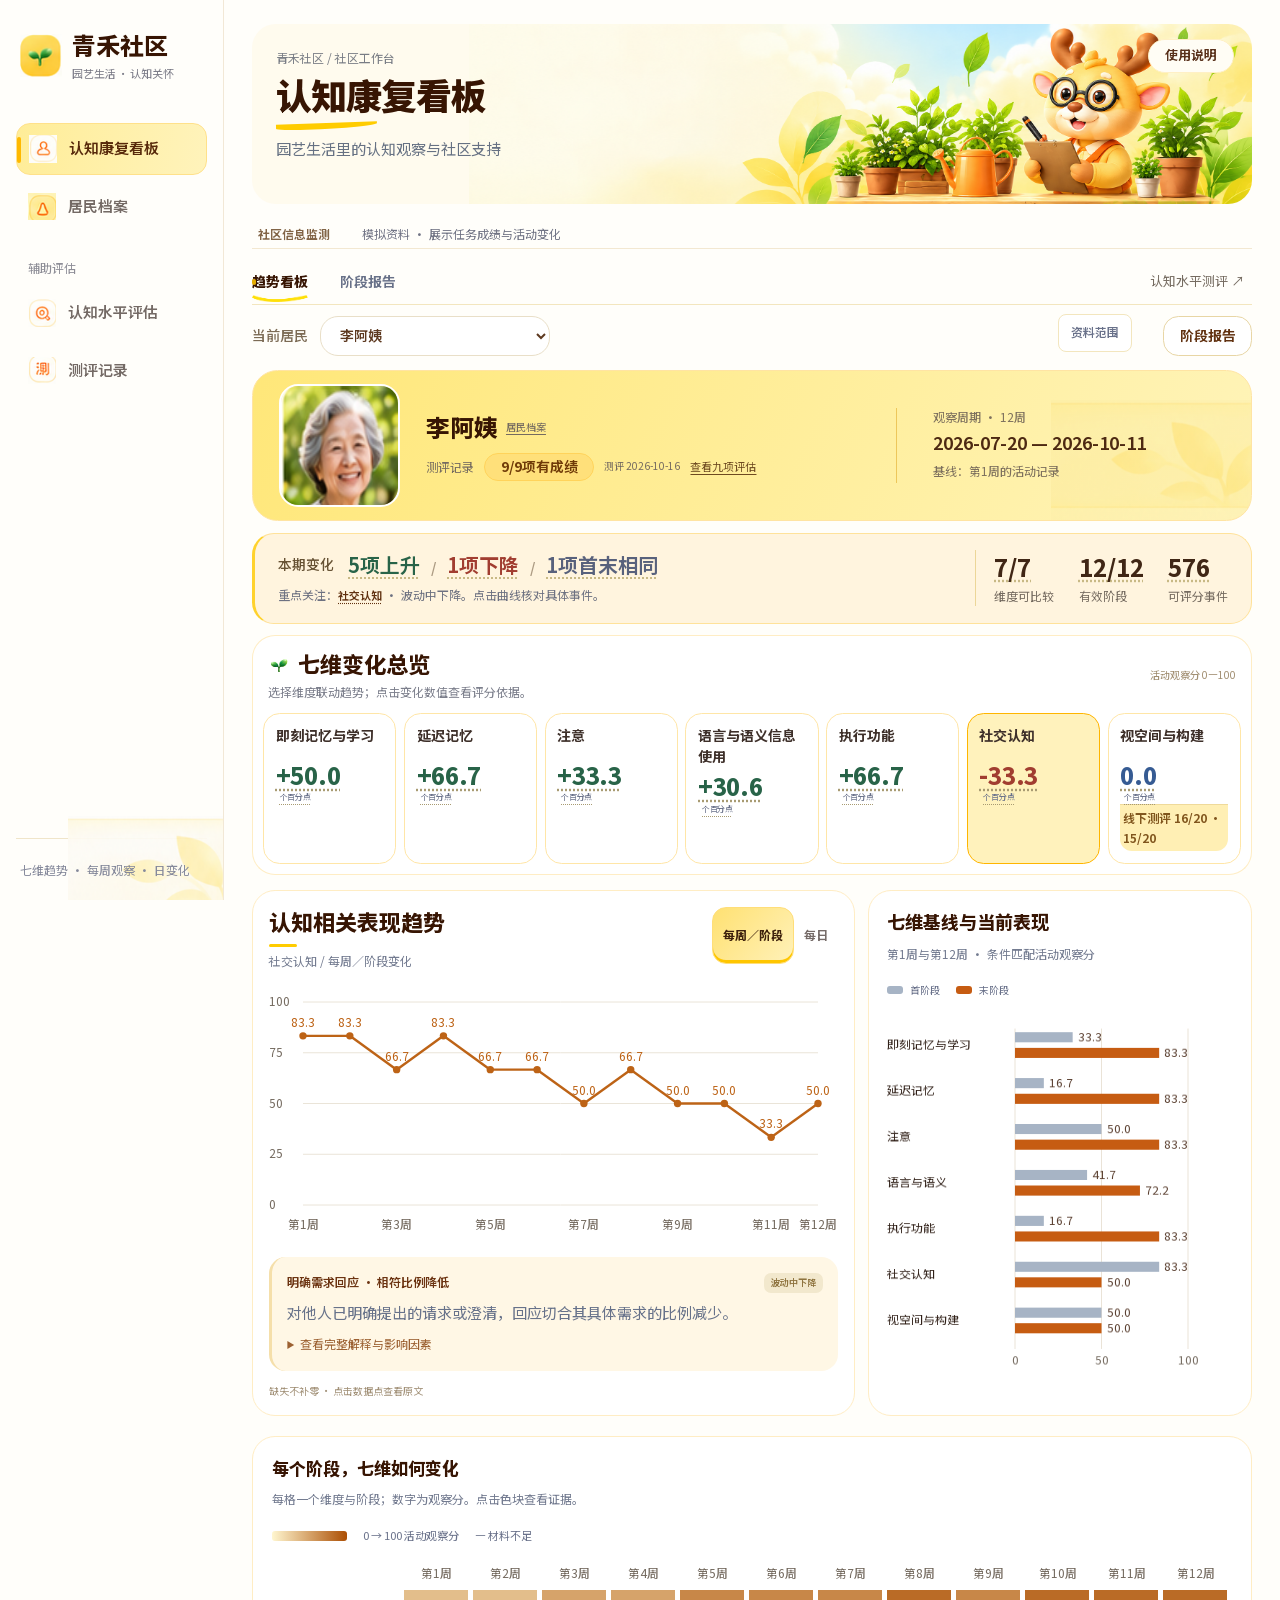
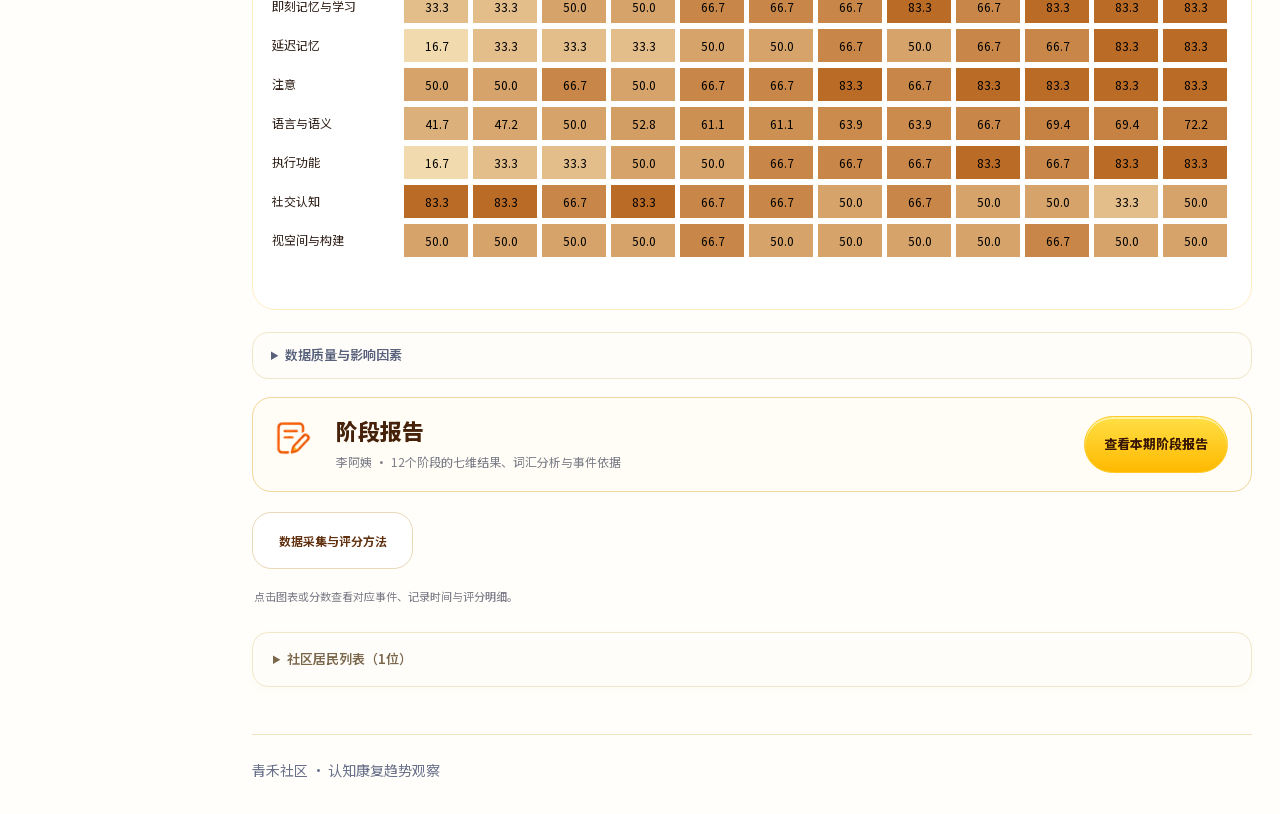
<file: index.html>
<!doctype html>
<html lang="zh-CN"><head><meta charset="utf-8"><meta name="viewport" content="width=device-width,initial-scale=1"><title>青禾社区 · 认知康复看板</title><link rel="icon" href="data:,"><link rel="stylesheet" href="./community.css"><link rel="stylesheet" href="./community-refinement.css"><link rel="stylesheet" href="./community-elder.css?v=monitor-layout-5"><link rel="stylesheet" href="./community-online.css"><link rel="stylesheet" href="./community-spatial.css?v=integrated-20261020"><link rel="stylesheet" href="./community-brand.css?v=exact-reference-20261021"><meta name="description" content="青禾社区认知相关表现监测工作台：居民测评、社区活动、阶段趋势与记录依据。"><script type="importmap">{"imports":{"./community-art.js":"./community-art.js?release=shared-shell-20261021","./community-fidelity.js":"./community-fidelity.js?release=shared-shell-20261021","./community-cognitive-cases.js":"./community-cognitive-cases.js?release=concise-notes-20261021","./community-csv.js":"./community-csv.js?release=concise-notes-20261021","./community-dashboard.js":"./community-dashboard.js?release=concise-notes-20261021","./community-elder-data.js":"./community-elder-data.js?release=concise-notes-20261021","./community-elder-schema.js":"./community-elder-schema.js?release=concise-notes-20261021","./community-elder.js":"./community-elder.js?release=unified-public-20261023","./community-elder-data.js?v=dual-cognition-4":"./community-elder-data.js?release=concise-notes-20261021","./community-inspection.js":"./community-inspection.js?release=concise-notes-20261021","./community-interpretation.js":"./community-interpretation.js?release=concise-notes-20261021","./community-lexical.js":"./community-lexical.js?release=concise-notes-20261021","./community-methods.js":"./community-methods.js?release=concise-notes-20261021","./community-monitor-live.js":"./community-monitor-live.js?release=unified-public-20261023","./community-online.js":"./community-online.js?release=concise-notes-20261021","./community-report-ui.js":"./community-report-ui.js?release=concise-notes-20261021","./community-series.js":"./community-series.js?release=concise-notes-20261021","./community-task-overview.js":"./community-task-overview.js?release=concise-notes-20261021","./community-visuals.js":"./community-visuals.js?release=concise-notes-20261021","./community-workspace.js":"./community-workspace.js?release=concise-notes-20261021","./community.js":"./community.js?release=remove-models-20261021","./community-workspace.js?v=dual-cognition-4":"./community-workspace.js?release=concise-notes-20261021","./community-elder.js?v=dual-cognition-4":"./community-elder.js?release=unified-public-20261023","./community-labels.js":"./community-labels.js?release=concise-notes-20261021","./community-spatial.js?v=integrated-20261020":"./community-spatial.js?release=concise-notes-20261021"}}</script><link rel="stylesheet" href="./community-art.css?v=exact-reference-20261021"><link rel="stylesheet" href="./community-fidelity.css?v=trend-spacing-20261023"><link rel="stylesheet" href="./community-shell.css?v=shared-shell-20261021"></head>
<body>
<a class="skip-link" href="#page-title">跳到主要内容</a>
<aside class="rail"><a class="brand" href="./"><span class="brand-mark" aria-hidden="true"><img src="./community-assets/brand/sprout.png" width="33" height="33" alt="" data-figma-node="3:6623"></span><span class="brand-name">青禾社区<small>园艺生活 · 认知关怀</small></span></a><nav aria-label="核心工作区"><a href="#dashboard" data-view="dashboard" aria-current="page"><span aria-hidden="true">概</span>认知康复看板</a><a href="#residents" data-view="residents"><span aria-hidden="true">人</span>居民档案</a><span class="nav-section-label">辅助评估</span><a href="#cognition" data-view="cognition"><span aria-hidden="true">知</span>认知水平评估</a><a href="#assessments" data-view="assessments"><span aria-hidden="true">测</span>测评记录</a></nav><div class="rail-bottom"><p>七维趋势 · 每周观察 · 日变化</p></div></aside>
<main>
<header class="page-header qh-brand-header"><div><p class="breadcrumb">青禾社区 / 社区工作台</p><h1 id="page-title" tabindex="-1">认知康复看板</h1><p class="qh-header-subtitle">园艺生活里的认知观察与社区支持</p></div><div class="header-context"><a class="button" href="#import">使用说明</a></div><img class="qh-header-ip" src="./community-assets/generated/deer-garden-classroom.png" width="1774" height="887" alt="" aria-hidden="true" data-art-source="chatgpt-image"></header>
<p class="online-banner"><strong>社区信息监测</strong><span>居民阶段变化 · 九项任务成绩 · 原始记录</span></p><p id="error" class="error" role="alert" tabindex="-1"></p><p id="notice" class="notice" role="status" aria-live="polite"></p>
<section data-panel="dashboard" class="monitor-workspace">
<div class="monitor-workspace-bar"><nav id="monitor-tabs" aria-label="认知康复看板内容"><a href="#dashboard" data-monitor-tab="dashboard" aria-current="page">趋势看板</a><a href="#reports" data-monitor-tab="reports">阶段报告</a></nav><a class="level-entry" href="#cognition">认知水平测评 <span aria-hidden="true">↗</span></a></div>
<div id="monitor-overview"><details class="dashboard-filter-details"><summary>资料范围</summary><form id="dashboard-filters" class="filter-bar"><label>资料类型<select name="dataset"><option value="all">全部资料</option><option value="synthetic">历史监测资料</option><option value="actual">已导入资料</option></select></label><label>阶段开始<input name="from" type="date"></label><label>阶段结束<input name="to" type="date"></label><button>应用筛选</button><button type="reset">重置</button></form></details><div id="dashboard-content" aria-live="polite"><p class="empty">正在汇集居民阶段资料…</p></div></div>
<section data-panel="reports" class="hidden">

  <details id="report-history"><summary id="history-title">选择历史报告</summary><div id="report-list" class="report-list"></div></details>
  <article id="report" class="hidden" aria-label="七维趋势参考报告"></article>
</section></section>
<div id="spatial-standby" hidden><div id="spatial-content"></div></div>
<section data-panel="cognition" class="hidden"><div class="monitor-intro"><div><h2>认知水平测评</h2><p>查看居民的单次任务表现和历次测评，与日常活动监测分别呈现。</p></div><a class="button" href="#dashboard">返回康复监测</a></div><div id="elder-task-dashboard"></div><div id="elder-summary"></div></section>

<section data-panel="residents">
  <div class="section-heading"><div><h2>居民档案</h2><p>查看居民记录、认知趋势和历史报告。</p></div><a class="button primary" href="#import">导入社区数据</a></div>
  <div id="resident-empty" class="empty hidden"><h3>先接入一份社区资料</h3><p>支持JSON数据包或多张CSV。可打开已有记录查看完整流程。</p><button class="demo-button">载入已有资料</button></div>
  <div id="elder-roster"></div><div id="resident-list" class="resident-list"></div>
  <section id="resident-profile" class="hidden" aria-label="居民园艺与认知档案"></section>
  <details id="analysis-panel" class="sheet hidden"><summary>新建阶段分析</summary>
    <div class="section-heading"><div><p class="small" id="selected-source"></p><h2 id="selected-resident"></h2></div><span id="selected-type" class="badge"></span></div>
    <p id="source-counts"></p><div class="week-builder"><h3>按周建立观察阶段</h3><p class="small">每7天一个阶段，日变化由原始记录时间展开；不会为无记录日期补分。</p><div class="filter-bar"><label>第一周开始日期<input id="weekly-start" type="date"></label><label>观察周数<select id="weekly-count"><option value="4">4周</option><option value="8">8周</option><option value="12" selected>12周</option><option value="26">26周</option><option value="52">52周</option></select></label><button id="build-weeks">生成每周时间窗口</button></div></div><details class="phase-editor"><summary>核对或调整阶段时间</summary><label for="phase-count">比较阶段</label><select id="phase-count"><option value="3">开始、中期、结束</option><option value="2">开始、结束</option><option value="1">仅观察一个阶段</option><option value="4">4周</option><option value="6">6周</option><option value="8">8周</option><option value="12">12周</option><option value="26">26周</option><option value="52">52周</option></select>
    <p class="small">时间按北京时间填写。只使用你明确选定的窗口，系统不会自动替换缺失阶段。</p>
    <div id="phase-fields" class="phase-fields"></div></details>
    <div class="actions"><button id="analyze" class="primary">生成七维报告</button><span class="small">后台自动分析，人工核对可选</span></div>
    <div id="run-progress" class="run-progress hidden" role="status" aria-live="polite"><strong id="run-stage"></strong><p id="run-count"></p><ol id="run-steps" class="steps"><li>检查数据</li><li>整理事件</li><li>提取信息</li><li>核对依据</li><li>比较阶段</li><li>报告完成</li></ol><p id="run-issues"></p><button id="retry" class="hidden">重试未完成部分</button></div>
  </details>
</section>






<section data-panel="import" class="hidden"><section class="sheet online-intro"><h2>青禾社区 · 看板使用说明</h2><p>所有访客均可直接查看这套看板，包括居民档案、九项测评、七维周／日趋势、阶段报告和评分证据。</p><p>选择居民查看已有记录；需要查看其他测评时，可在<a href="#assessments">测评记录</a>中导入资料包。导入记录保存在当前浏览器，不影响其他访客看到的页面。</p><button class="primary" data-weekly-demo>查看12周监测报告</button></section>
  <div class="section-heading"><div><h2>接入已有社区记录</h2><p>一次数据包应包含本次比较需要的完整历史依据。历史信息可以早于所选阶段。</p></div></div>
  <div class="sheet"><label for="files">选择JSON，或选择居民、文字、依据、操作CSV</label><input id="files" type="file" accept=".json,.csv" multiple><p class="small">总请求最多6MB；CSV嵌套的slots和conditions用JSON单元格。未知时间请留空。</p>
    <div class="toolbar"><button data-weekly-demo>打开12周监测记录</button><button class="demo-button">载入已有资料</button><a id="download-json" href="/api/community/demo" download="青禾-历史资料模板.json">JSON资料模板</a><a href="/api/community/demo.csv">CSV资料模板</a></div>
    <div id="csv-mapping"></div>
    <div id="csv-type" class="hidden"><label for="dataset-type">CSV资料来源</label><select id="dataset-type"><option value="user_import_unverified">实际导出资料（来源待核验）</option><option value="synthetic">历史资料</option></select></div>
    <div class="actions"><button id="preview" disabled>检查字段与身份映射</button><button id="save-import" class="primary" disabled>保存并进入阶段分析</button></div>
    <div id="import-preview" class="preview hidden"></div>
  </div>
</section>

<section data-panel="assessments" class="hidden"><div class="section-heading"><div><h2>认知水平测评记录</h2><p>九项任务的逐题依据、历次记录与导出。</p></div></div><div id="elder-content"></div></section>



<footer>青禾社区 · 认知康复趋势观察</footer>
</main>
<dialog id="evidence-drawer" aria-labelledby="drawer-title"><header><div><p class="small">原始资料与核对过程</p><h2 id="drawer-title">证据明细</h2></div><button id="drawer-close" aria-label="关闭证据明细">关闭</button></header><div id="drawer-body"></div><p id="drawer-error" class="error" role="alert"></p></dialog>
<script type="module" src="./community.js?release=remove-models-20261021"></script></body></html>
</file>
<file: community.css>
@font-face{font-family:'Noto Sans SC';src:url('./community-assets/NotoSansSC.woff2') format('woff2');font-weight:100 900;font-display:swap}
:root{--brand:#ffcc00;--orange:#fe5000;--paper:#fffbf0;--soft:#fff3c4;--ink:#302018;--muted:#756b60;--line:#eae3d7;--chart:#b84900;--up:#286348;--down:#a13d30;--blue:#365b93;font:15px/1.7 'Noto Sans SC','Microsoft YaHei',sans-serif;color:var(--ink);background:var(--paper);font-variant-numeric:tabular-nums;font-synthesis:none}*{box-sizing:border-box}body{margin:0}a{color:#954000;text-underline-offset:3px}button,input,select,textarea{font:inherit;color:inherit}button,.button{cursor:pointer;border:1px solid #d8cebd;border-radius:12px;padding:10px 17px;background:#fff;text-decoration:none;display:inline-flex;align-items:center;justify-content:center;gap:7px;font-size:14px;font-weight:600;line-height:1.5;min-height:42px}button:hover,.button:hover{background:#fff8df;border-color:#ca9b27}button:disabled{cursor:not-allowed;opacity:.55}.primary{background:linear-gradient(110deg,#ffd633,#ffbf00);border-color:#efb700;color:#302018}.primary:hover{background:#ffce24}button:focus-visible,a:focus-visible,input:focus-visible,select:focus-visible,textarea:focus-visible,summary:focus-visible{outline:3px solid #805124;outline-offset:3px}input,select,textarea{border:1px solid #d8cebd;border-radius:10px;padding:10px 12px;background:#fff;max-width:100%;min-height:42px}textarea{width:100%;resize:vertical}label{display:block;font-weight:600;font-size:14px;margin:8px 0}h1{font-size:28px;margin:0;line-height:1.45;letter-spacing:-.5px}h2{font-size:20px;margin:0 0 8px;line-height:1.5}h3{font-size:17px;margin:0 0 8px;line-height:1.6}p{margin:7px 0 14px}small,.small{font-size:13px;color:var(--muted)}.hidden{display:none!important}.skip-link{position:fixed;top:-100px;left:240px;z-index:100;background:#fff;padding:14px}.skip-link:focus{top:10px}.rail{position:fixed;inset:0 auto 0 0;width:224px;background:#fffdf6;border-right:1px solid var(--line);padding:30px 18px 18px;display:flex;flex-direction:column;overflow-y:auto;z-index:5}.brand{display:flex;align-items:center;gap:11px;text-decoration:none;color:var(--ink);margin-bottom:34px;padding:0 8px}.brand-mark{display:grid;place-items:center;width:42px;height:44px;background:linear-gradient(145deg,#ffdc35,#ffc000);border-radius:15px 15px 19px 7px;font-weight:800;font-size:25px}.brand-name{font-size:21px;font-weight:750;white-space:nowrap}.brand-name small{display:block;font-size:10px;font-weight:400;letter-spacing:.8px;margin-top:1px}.nav-label{font-size:12px;color:#827562;margin:0 15px 8px}.support-label{margin-top:26px}nav a{display:flex;align-items:center;gap:11px;position:relative;color:#615347;padding:11px 15px;margin:5px 0;text-decoration:none;border-radius:12px;font-size:14px;font-weight:500}nav a>span{display:grid;place-items:center;width:23px;height:23px;border:1px solid #e3dacb;border-radius:7px;font-size:11px}nav a:hover{background:#fff7db}nav a[aria-current=page]{background:#fff0b0;color:#3c2c11;font-weight:700}nav a[aria-current=page]:before{content:'';position:absolute;left:0;top:14px;bottom:14px;width:4px;background:#e4ac00;border-radius:3px}.management-nav{border-top:1px solid var(--line);padding-top:12px;margin-top:24px}.management-nav a{font-size:13px;padding:7px 15px}.rail-note{margin-top:auto;padding:24px 12px 0;font-size:12px;color:var(--muted)}.rail-note p{font-size:11px;margin:4px 0}.rail-note a{display:block}.rail-note details{font-size:11px}.status-dot{width:7px;height:7px;display:inline-block;background:#5c8c64;border-radius:50%;margin-right:8px}main{margin-left:224px;padding:28px 32px;max-width:1840px}.page-header,.section-heading{display:flex;align-items:center;justify-content:space-between;gap:20px}.page-header{margin-bottom:25px;padding-bottom:22px;border-bottom:1px solid var(--line)}.breadcrumb{font-size:12px;color:var(--muted);margin:0 0 5px}.header-context{text-align:right;display:flex;flex-direction:column;align-items:flex-end;gap:7px}.header-context .small{font-size:11px}.local-badge{border:1px solid #e3d8b9;border-radius:20px;padding:2px 11px;font-size:11px;color:#726349;background:#fff9e7}.section-heading{margin:0 0 20px}.section-heading p{color:var(--muted);font-size:13px;max-width:70ch;margin:4px 0 0}.sheet{background:#fff;border:1px solid var(--line);padding:24px;border-radius:20px;margin:24px 0}.sheet h2,.participation-section>h2,.quality>h2{position:relative;display:inline-block;z-index:0}.sheet h2:after,.participation-section>h2:after,.quality>h2:after{content:'';position:absolute;bottom:2px;left:0;width:42px;height:5px;background:var(--brand);border-radius:5px;z-index:-1}.prose{max-width:980px}.prose h3{margin-top:24px}.actions,.toolbar{display:flex;align-items:center;gap:12px;flex-wrap:wrap;margin:20px 0}.toolbar{font-size:13px}.error{color:#a13d30;white-space:pre-wrap;overflow-wrap:anywhere}.error:not(:empty){border:1px solid #eccdc4;background:#fff4ef;padding:14px;border-radius:12px}.error:empty,.notice:empty{display:none}.notice{background:#fff3c4;padding:12px 18px;border-left:3px solid #dbab00;border-radius:0 10px 10px 0}.badge{font-size:11px;border:1px solid #d8dce1;border-radius:20px;padding:3px 8px;display:inline-block;white-space:nowrap;line-height:1.6;color:#5a6576;background:#f5f7fa}.synthetic{background:#fff1ce;color:#775019;border-color:#eed292}.empty{padding:30px;border:1px dashed #d8c9a8;border-radius:16px;background:#fffdf7}.empty p{color:var(--muted);font-size:14px}.resident-list{background:#fff;border:1px solid var(--line);border-radius:16px;padding:0 20px}.resident-list:empty{display:none}.resident-row{display:grid;grid-template-columns:1.4fr 1fr auto;gap:18px;align-items:center;padding:21px 0;border-bottom:1px solid var(--line)}.resident-row:last-child{border-bottom:0}.resident-row p{margin:3px 0}.phase-fields{display:grid;grid-template-columns:repeat(3,minmax(0,1fr));gap:18px;margin-top:18px}.phase-fields fieldset{min-width:0;border:1px solid var(--line);border-radius:14px;padding:15px;background:#fffdf6}.phase-fields legend{font-weight:600;font-size:14px}.phase-fields input{width:100%;font-size:13px}.run-progress,.preview{padding:20px;background:#fff8e1;border-left:3px solid #e5b200;border-radius:0 14px 14px 0;margin-top:20px}.steps{display:flex;flex-wrap:wrap;gap:10px 20px;padding-left:22px;font-size:13px;color:var(--muted)}.steps li.active{font-weight:bold;color:#934400}.report-list{margin-bottom:28px}.report-row{padding:16px 0;border-bottom:1px solid var(--line);display:flex;justify-content:space-between;align-items:center;gap:15px}.report-row p{margin:0}.mapping-file{border-top:1px solid var(--line);padding-top:16px;margin-top:16px}.mapping-grid{display:grid;grid-template-columns:repeat(3,minmax(0,1fr));gap:7px 18px}.mapping-grid select{display:block;width:100%;font-weight:400}.report-header{border-top:4px solid var(--brand);padding:24px 0 18px}.report-header h2{font-size:25px}.report-titleline{display:flex;justify-content:space-between;gap:20px}.report-context{color:var(--muted);font-size:13px}.summary{background:#fff4cf;border:1px solid #efdfac;border-radius:20px;padding:23px 25px}.summary h3{font-size:20px;line-height:1.65}.summary-meta{display:flex;flex-wrap:wrap;gap:12px 27px;margin-top:15px;padding-top:14px;border-top:1px solid #e5d5a4}.summary-meta strong{font-size:23px;margin-right:6px}.summary-meta span{font-size:13px}.table-wrap{overflow:auto;margin:24px 0;max-width:100%}table{width:100%;border-collapse:collapse;text-align:left;background:#fff}th,td{padding:14px 12px;border-bottom:1px solid var(--line);white-space:nowrap;font-size:14px;vertical-align:top}th{background:#fff9e7;font-weight:600}td small{font-size:12px}td .button,td button{font-size:12px;padding:7px 11px;min-height:34px;margin:2px 4px 2px 0}.wrap-cell{white-space:normal;min-width:160px;max-width:350px;line-height:1.7}.wrap-cell small{overflow-wrap:anywhere}caption{text-align:left;font-weight:600;margin-bottom:12px}.score{background:none;border:0;border-bottom:1px dotted #b06d22;padding:2px 0;color:#8d3c00;border-radius:0;display:inline-block;min-height:0;font-size:15px!important}.score:hover{background:#fff3c4}.count{display:block;font-size:12px;color:var(--muted);font-weight:400}.domain-grid{display:grid;grid-template-columns:1fr 1fr;gap:24px}.domain{padding:23px;background:#fff;border:1px solid var(--line);border-radius:16px;min-width:0;break-inside:avoid}.domain-top{display:flex;justify-content:space-between;gap:12px;align-items:flex-start}.direction{font-size:12px;border-radius:20px;padding:3px 9px;background:#f3f4f5;white-space:nowrap}.up{color:var(--up)!important}.down{color:var(--down)!important}.flat{color:var(--blue)!important}.unknown{color:var(--muted)!important}.domain canvas{width:100%;height:190px;display:block;margin:13px 0}.domain p{font-size:14px}.domain .scope{border-top:1px solid var(--line);padding-top:12px;color:var(--muted);font-size:13px}.chart-empty{height:190px;display:flex;align-items:center;justify-content:center;color:var(--muted);font-size:13px;text-align:center;background:#fffcf5;border-radius:12px;margin:13px 0}.chart-caption{font-size:12px!important;color:var(--muted);margin-top:-10px}.supplement{margin-top:14px;background:#fff9e9;padding:14px;border-radius:12px;font-size:13px}.quality{border-top:1px solid var(--line);padding:23px 0;margin-top:25px}.quality-grid{display:grid;grid-template-columns:1fr 1fr;gap:18px}.quality p{font-size:14px}.warning{background:#fff3da;border-left:3px solid #ae6c00;padding:12px 16px;color:#7c4810;border-radius:0 10px 10px 0}.source{padding:12px 0;border-bottom:1px solid var(--line)}.source p{font-size:13px;color:var(--muted);margin-bottom:0}pre{white-space:pre-wrap;overflow-wrap:anywhere;background:#f9f6ed;padding:15px;font-size:12px;border-radius:12px}.language-table td,.language-table th{white-space:normal;min-width:110px}footer{margin-top:35px;padding-top:20px;border-top:1px solid var(--line);font-size:12px;color:var(--muted)}footer span{display:block;font-size:11px;margin-top:3px}dialog{position:fixed;inset:0 0 0 auto;margin:0;height:100dvh;max-height:none;width:min(680px,100%);max-width:100%;border:0;border-left:1px solid var(--line);padding:25px 30px;background:#fffbf0;color:var(--ink);overflow:auto}dialog::backdrop{background:rgba(48,32,24,.3)}dialog>header{display:flex;justify-content:space-between;gap:20px;position:sticky;top:-25px;background:#fffbf0;padding:14px 0;border-bottom:1px solid var(--line);z-index:1}.evidence{padding:20px 0;border-bottom:1px solid var(--line);overflow-wrap:anywhere}.quote{white-space:pre-wrap;border-left:3px solid #e4b800;padding-left:14px;margin:12px 0}.evidence dl{display:grid;grid-template-columns:110px 1fr;gap:7px 13px;font-size:13px}.evidence dd{margin:0}.correction input{width:100%}.correction label{font-size:13px}details{margin-top:14px}summary{cursor:pointer;font-weight:600}a,button{touch-action:manipulation}
.view-toolbar{display:flex;align-items:center;justify-content:space-between;gap:16px;margin-bottom:16px}.view-toolbar p{margin:0;font-size:13px;color:var(--muted)}.filter-bar{display:flex;align-items:flex-end;gap:12px;flex-wrap:wrap;margin-bottom:20px}.filter-bar label{margin:0;font-size:12px;font-weight:400;color:var(--muted)}.filter-bar input,.filter-bar select{display:block;margin-top:5px;font-size:13px;min-height:38px;padding:8px 10px}.filter-bar button{min-height:38px;padding:8px 15px;font-size:13px}.garden-hero{background:linear-gradient(110deg,#fff1ad,#fff7d3 67%,#ffec9d);border:1px solid #f1d879;border-radius:20px;min-height:160px;position:relative;padding:22px 190px 20px 26px;overflow:hidden}.garden-hero:after{content:'';position:absolute;width:200px;height:200px;border:22px solid #ffdf66;border-radius:50%;right:-60px;top:-70px;opacity:.4;pointer-events:none}.garden-hero h2{font-size:26px;margin:6px 0 7px;letter-spacing:-.7px}.garden-hero p{font-size:13px;margin:4px 0;max-width:60ch}.hero-kicker{font-size:11px;background:#fffdf1;padding:3px 10px;border-radius:16px;color:#78511b}.garden-hero img{position:absolute;width:150px;height:180px;object-fit:contain;right:25px;bottom:-13px;z-index:1}.stat-strip{display:grid;grid-template-columns:repeat(4,1fr);background:#fff;border:1px solid var(--line);border-radius:16px;margin:20px 0 24px;padding:17px 4px}.stat-strip>div{padding:0 22px;border-right:1px solid var(--line)}.stat-strip>div:last-child{border:0}.stat-strip p{font-size:13px;color:var(--muted);margin:0 0 4px}.stat-strip strong{font-size:30px;font-weight:700;line-height:1.5}.stat-strip span{font-size:11px;color:var(--muted);margin-left:9px}.dashboard-columns{display:grid;grid-template-columns:minmax(0,1fr) 260px;gap:24px;align-items:start}.dashboard-columns .sheet{margin:0;min-width:0}.dashboard-residents .table-wrap{margin:14px -10px 0}.dashboard-residents th,.dashboard-residents td{font-size:12px;padding:12px 9px}.dashboard-residents td:nth-child(2){min-width:165px}.dashboard-residents td:first-child{min-width:125px}.dashboard-residents td:last-child{min-width:86px}.dashboard-residents .badge{font-size:10px}.pending{font-size:13px}.pending h2{margin-bottom:9px}.pending .small{font-size:12px}.task-item{display:block;width:100%;padding:14px 0;border:0;border-radius:0;border-bottom:1px solid var(--line);background:none;text-align:left;text-decoration:none;color:var(--ink);font-size:13px}.task-item span{display:block;font-size:12px;color:var(--muted);margin-top:5px;font-weight:400}.task-item:hover{background:#fffbef}.coverage-grid{display:grid;grid-template-columns:repeat(3,minmax(0,1fr));gap:0 24px}.coverage-item{display:block;text-align:left;border:0;border-bottom:1px solid var(--line);border-radius:0;background:none;padding:18px 0;min-width:0;font-weight:400}.coverage-item strong{font-size:15px;display:block}.coverage-item>span{font-size:12px;color:var(--muted)}.coverage-item div{display:flex;flex-wrap:wrap;gap:5px 12px;font-size:11px;margin:8px 0}.coverage-item small{font-size:11px}.participation-section{padding:0 3px;margin:28px 0}.context-links{display:grid;grid-template-columns:repeat(4,1fr);border-top:1px solid var(--line);border-bottom:1px solid var(--line);padding:18px 0}.context-links a{display:flex;align-items:center;gap:12px;text-decoration:none;color:var(--ink);padding:0 12px}.context-links strong{font-size:24px}.context-links span{font-size:12px;color:var(--muted)}.business-grid{display:grid;grid-template-columns:repeat(2,minmax(0,1fr));gap:20px;margin:20px 0}.business-card{border:1px solid var(--line);border-radius:16px;padding:22px;background:#fff;min-width:0}.business-card-header{display:flex;justify-content:space-between;align-items:center;gap:10px;margin-bottom:17px}.business-card h3{font-size:17px;overflow-wrap:anywhere}.business-card>p{font-size:13px}.business-meta{display:flex;gap:15px;border-top:1px solid var(--line);padding-top:10px;font-size:12px;color:var(--muted)}.note-preview{background:#fff9e7;padding:10px;border-radius:10px}.category-pill{border-radius:20px;background:#fff1bb;padding:4px 11px;font-size:12px;color:#75480c}.tab-bar{display:flex;gap:8px;flex-wrap:wrap;margin:20px 0}.tab-bar button{border:0;background:transparent;color:var(--muted);border-radius:10px;padding:8px 14px}.tab-bar button[aria-pressed=true]{background:#ffec9a;color:var(--ink)}.resident-identity{display:flex;align-items:center;gap:18px;margin-top:28px;padding:22px 25px;border:1px solid #eadb9f;border-radius:20px;background:linear-gradient(110deg,#fff5c9,#fffdf4)}.resident-avatar{display:grid;place-items:center;width:58px;height:58px;border-radius:50%;background:#ffe186;font-size:25px;font-weight:700;color:#7e4812;flex-shrink:0}.resident-identity h2{font-size:23px;margin:0}.resident-identity p{margin:4px 0 0}.resident-identity .button{margin-left:auto}.profile-content{background:#fff;border:1px solid var(--line);border-radius:16px;padding:22px}.profile-domain-grid{display:grid;grid-template-columns:repeat(3,minmax(0,1fr));margin:15px 0}.profile-domain-grid>div{display:flex;flex-direction:column;gap:7px;border-bottom:1px solid var(--line);padding:17px 12px 17px 0}.profile-domain-grid strong{font-size:14px}.profile-domain-grid span{font-size:13px}.garden-timeline{margin:18px 4px 12px 12px;border-left:2px solid #ffe18a;padding-left:24px}.garden-timeline article{position:relative;padding:0 0 25px;overflow-wrap:anywhere}.garden-timeline article:before{content:'';position:absolute;left:-31px;top:7px;width:12px;height:12px;background:#ffcf25;border:2px solid #fff;border-radius:50%;box-shadow:0 0 0 1px #ffe18a}.garden-timeline time{display:block;color:var(--muted);font-size:12px;margin-bottom:4px}.garden-timeline strong{font-size:15px}.garden-timeline p{font-size:14px;margin:5px 0}.garden-timeline small{font-size:11px}.muted-panel{padding:18px;border-radius:12px;background:#fffcf5;color:var(--muted);font-size:13px}.settings-list{display:grid;grid-template-columns:120px 1fr;gap:18px;margin-top:24px}.settings-list dt{font-weight:600}.settings-list dd{margin:0;color:var(--muted)}
@media(min-width:1500px){.dashboard-residents td{font-size:13px}.dashboard-columns{grid-template-columns:minmax(0,1fr) 290px}}@media(max-width:1200px){.dashboard-columns{grid-template-columns:minmax(0,1fr)}.coverage-grid{grid-template-columns:repeat(2,minmax(0,1fr))}.phase-fields{grid-template-columns:1fr}.phase-fields fieldset{display:grid;grid-template-columns:1fr 1fr;gap:0 14px}.garden-hero h2{font-size:24px}.domain-grid{gap:18px}}@media(max-width:1000px){.rail{width:196px;padding-left:12px;padding-right:12px}main{margin-left:196px;padding:24px}.brand-name{font-size:18px}.brand-mark{width:35px;height:38px}.brand{gap:8px}.brand-name small{font-size:9px}.stat-strip>div{padding:0 13px}.stat-strip strong{font-size:25px}.stat-strip span{display:block;margin:0}.business-grid,.domain-grid{grid-template-columns:1fr}.profile-domain-grid{grid-template-columns:repeat(2,minmax(0,1fr))}.filter-bar{gap:9px}.filter-bar label:first-child{width:100%}.filter-bar label:first-child select{width:100%}.header-context{max-width:180px}}
@media(max-width:720px){.rail{position:static;width:auto;display:block;padding:17px 16px;border-right:0;border-bottom:1px solid var(--line)}.brand{margin-bottom:15px;padding:0}.brand-name{font-size:20px}.brand-name small{font-size:10px}.rail nav:not(.management-nav){display:grid;grid-template-columns:repeat(3,minmax(0,1fr));gap:5px}.rail nav a{margin:0;font-size:11px;padding:9px 6px;gap:5px;justify-content:center;white-space:nowrap}.rail nav a>span{display:none}.nav-label{display:none}.management-nav{display:flex;gap:14px;margin-top:12px;padding-top:9px}.management-nav a{font-size:11px!important;padding:3px 0!important}.rail-note{display:none}main{margin:0;padding:22px 16px}.page-header{align-items:flex-start;gap:10px;padding-bottom:16px;margin-bottom:20px}h1{font-size:24px}.header-context .small{display:none}.header-context{max-width:none}.local-badge{font-size:10px}.breadcrumb{font-size:10px}.section-heading,.view-toolbar{align-items:flex-start;flex-direction:column;gap:12px}.section-heading h2{font-size:19px}.view-toolbar p{font-size:12px}.view-toolbar .primary{width:100%}.filter-bar label{flex:1;min-width:0}.filter-bar input,.filter-bar select{width:100%;font-size:12px}.filter-bar button{flex:1}.garden-hero{padding:20px 90px 20px 18px;min-height:180px}.garden-hero h2{font-size:21px;line-height:1.55;letter-spacing:-.5px}.garden-hero p{font-size:12px}.garden-hero .small{font-size:10px}.garden-hero img{width:100px;height:130px;right:-10px;bottom:3px}.hero-kicker{font-size:9px;padding:3px 6px}.stat-strip{grid-template-columns:1fr 1fr;padding:0 16px;margin-top:16px}.stat-strip>div{padding:13px 6px;border-bottom:1px solid var(--line)}.stat-strip>div:nth-child(2){border-right:0}.stat-strip>div:nth-child(3){border-bottom:0}.stat-strip p{font-size:11px}.stat-strip span{display:inline;margin-left:8px;font-size:10px}.sheet{padding:20px 16px;margin:20px 0;border-radius:16px}.dashboard-columns{gap:20px}.dashboard-residents .table-wrap{margin:12px -5px 0}.coverage-grid{grid-template-columns:1fr}.coverage-item{padding:15px 0}.coverage-item div{gap:14px;font-size:12px}.context-links{grid-template-columns:1fr 1fr;gap:18px}.context-links a{padding:0 3px}.context-links span{font-size:11px}.context-links strong{font-size:21px}.resident-list{padding:0 14px}.resident-row{grid-template-columns:1fr auto;gap:9px}.resident-row>div:nth-child(2){grid-column:1}.resident-row>button{grid-column:2;grid-row:1/3;padding:8px 10px;font-size:12px}.resident-row h3{font-size:16px}.resident-row .small{font-size:11px}.phase-fields fieldset,.mapping-grid,.quality-grid{grid-template-columns:1fr}.report-titleline{flex-direction:column;gap:0}.domain{padding:18px}.domain-top{flex-wrap:wrap}.summary{padding:18px}.summary-meta{gap:10px 14px}.summary-meta strong{font-size:20px}.summary-meta span{font-size:11px}.report-row{align-items:flex-start}.report-row button{flex-shrink:0}dialog{padding:18px}dialog>header{top:-18px}.actions>button{width:100%}.business-card{padding:18px}.business-card-header{align-items:flex-start}.resident-identity{padding:18px;gap:12px;flex-wrap:wrap}.resident-identity h2{font-size:21px}.resident-identity .button{margin-left:0;width:100%}.profile-content{padding:18px}.profile-domain-grid{grid-template-columns:1fr}.tab-bar{gap:4px}.tab-bar button{font-size:12px;padding:8px 10px}.settings-list{grid-template-columns:1fr;gap:8px}.settings-list dd{margin-bottom:12px}.skip-link{left:12px}.evidence dl{grid-template-columns:1fr}.evidence dd{margin-bottom:8px}.table-wrap.sheet{padding:12px}footer{font-size:11px}footer span{font-size:10px}}
@media(prefers-reduced-motion:reduce){*{scroll-behavior:auto!important}}@media print{html,body{background:#fff!important;color:#302018}.rail,.page-header,#error,#notice,footer,.report-list,#report-history,.section-heading,.report-actions,dialog,[data-panel]:not([data-panel=reports]),.skip-link{display:none!important}main{margin:0;padding:0;max-width:none}body{font-size:11px}.report-header{padding:6px 0 10px;border-top-color:#b38a00}.report-header h2{font-size:19px}.report-header p{margin:3px 0 7px}.report-context{font-size:10px}.domain-grid{display:block}.domain{margin-bottom:14px;break-inside:avoid;border-radius:10px;padding:16px}.domain canvas{height:160px}.domain p{font-size:11px}.domain>button{display:none}.score{border:0;padding:0;font-size:10.5px!important}.score .count{display:block;font-size:9px;line-height:1.2}.quality{break-inside:avoid}.quality p,.source p{font-size:11px}.table-wrap{overflow:visible;margin:16px 0}th,td{white-space:normal;padding:6px;font-size:10px}.summary{break-inside:avoid;padding:12px 16px;border-radius:12px}.summary h3{font-size:15px}.summary p{margin:5px 0 8px}.summary-meta{margin-top:8px;padding-top:8px}.summary-meta strong{font-size:16px}details{display:none}.sheet{border:0}.quality h2{font-size:17px}}

/* Report reading surface and compact mobile gutters. */
#report{background:#fff;border:1px solid var(--line);border-radius:20px;padding:24px}.report-header{padding-top:18px}@media(max-width:720px){#report{padding:16px;border-radius:16px}}@media print{#report{border:0;padding:0;border-radius:0}}

.week-builder{background:#fffaf0;border:1px solid var(--line);border-radius:14px;padding:18px;margin:18px 0}.week-builder .filter-bar{margin-bottom:0}.report-control-bar{display:flex;align-items:center;flex-wrap:wrap;gap:15px}.report-control-bar .tab-bar{margin:0 auto 0 0}.report-control-bar label{font-weight:400;font-size:12px;color:var(--muted)}.report-control-bar select{display:block;margin-top:4px;font-size:13px}.overview-chart{background:#fffdf7;border:1px solid var(--line);border-radius:14px;padding:15px 10px;margin:14px 0 24px}.overview-chart canvas{width:100%;height:270px;display:block;cursor:crosshair}.rich-table th,.rich-table td{font-size:13px}.rich-table small,.measurement-table small{display:block;font-size:11px;font-weight:400;margin-top:4px;color:var(--muted)}.rich-table tbody th{min-width:190px}.rich-table td:nth-child(4){min-width:150px}.measurement-table{font-size:13px}.measurement-table th,.measurement-table td{font-size:13px;padding:12px}.measurement-table th:first-child{min-width:165px}.measurement-table .missing-row{color:#756b60;background:#fffcf5}.phase-matrix{border:1px solid var(--line);border-radius:12px;padding:14px;margin:24px 0}.phase-matrix summary{font-size:14px}.phase-matrix table th:first-child{position:sticky;left:0;z-index:1}.longitudinal .section-heading{align-items:flex-start}.report-control-bar .tab-bar button{font-size:13px}#measurement-breakdown{margin:16px 0}.phase-fields:has(fieldset:nth-child(4)){grid-template-columns:repeat(2,minmax(0,1fr));max-height:520px;overflow:auto;padding:6px}
@media(max-width:1000px){.report-control-bar label{flex:1}.report-control-bar .tab-bar{width:100%}.phase-fields:has(fieldset:nth-child(4)){grid-template-columns:1fr}.phase-fields:has(fieldset:nth-child(4)) fieldset{grid-template-columns:1fr 1fr}}
@media(max-width:720px){.report-control-bar label{flex-basis:100%}.report-control-bar select{width:100%}.overview-chart{padding:10px 0}.phase-fields:has(fieldset:nth-child(4)) fieldset{grid-template-columns:1fr}.week-builder{padding:14px}.rich-table th,.rich-table td,.measurement-table th,.measurement-table td{font-size:12px}.report-overview .table-wrap{margin-left:-6px;margin-right:-6px}}
@media print{.report-control-bar,.longitudinal .section-heading a,.week-builder{display:none!important}.rich-table th,.rich-table td,.measurement-table th,.measurement-table td{font-size:9px;padding:5px;white-space:normal;min-width:0!important}.rich-table tbody th{min-width:0}.rich-table td:nth-child(4){min-width:0}.rich-table small,.measurement-table small{font-size:8px}.overview-chart{break-inside:avoid}.measurement-table button{border:0;padding:0;min-height:0;font-size:9px}.report-overview,.longitudinal{break-inside:auto}.overview-chart canvas{height:230px}}

.visual-grid{display:grid;grid-template-columns:minmax(0,1fr) minmax(0,1fr);gap:20px;margin:22px 0}.visual-card{min-width:0;padding:20px;background:#fff;border:1px solid var(--line);border-radius:16px}.visual-card h3{font-size:17px}.visual-card .small{font-size:12px}.visual-card>canvas{max-width:100%;display:block}.visual-legend{display:flex;align-items:center;flex-wrap:wrap;gap:8px 16px;font-size:11px;color:var(--muted);margin:12px 0}.visual-legend span{display:inline-flex;align-items:center;gap:7px}.visual-legend i{display:inline-block;width:16px;height:8px;border-radius:3px}.legend-baseline{background:#a7b4c5}.legend-current{background:#c65c12}.scale-swatch{height:10px;width:75px;background:linear-gradient(90deg,#fff6cf,#ac4f04);border-radius:3px}.visual-scroll{overflow:auto;max-height:640px;max-width:100%}.daily-calendar-card{grid-column:1/-1}.daily-calendar-card .visual-scroll{max-width:950px;margin:auto}.measurement-details,.report-data-details{border:1px solid var(--line);border-radius:12px;padding:15px;margin:20px 0}.measurement-details summary,.report-data-details summary{font-size:14px}.measurement-details[open]>h3{margin-top:20px}.report-data-details .quality{border-top:0;margin-top:0;padding-bottom:0}.period-details{font-size:12px;color:var(--muted);margin:8px 0}.phase-matrix{margin-top:16px}
@media(max-width:1250px){.visual-grid{grid-template-columns:1fr}.daily-calendar-card{grid-column:auto}}@media(max-width:720px){.visual-card{padding:14px}.visual-card h3{font-size:16px}.visual-grid{gap:16px}.visual-legend{font-size:10px;gap:8px}.visual-scroll{max-height:480px}.visual-card .small{font-size:11px}}
@media print{.visual-grid{display:block}.visual-card{margin-bottom:15px;break-inside:avoid;padding:12px}.visual-scroll{overflow:visible;max-height:none}.visual-card canvas{max-width:100%;height:auto!important}.daily-calendar-card .visual-scroll{max-width:100%}.visual-legend{font-size:9px}.measurement-details,.report-data-details{display:block}.period-details{display:none}}

/* Full-width matrices keep all twelve weekly columns visible on desktop. */
.visual-grid{grid-template-columns:minmax(0,1fr)}.daily-calendar-card{grid-column:auto}

.mobile-scroll-hint{display:none}@media(max-width:720px){.mobile-scroll-hint{display:block}}

@media print{.longitudinal>.section-heading{display:flex!important}.longitudinal>.section-heading .button{display:none!important}}

/* Focused visual workspace: three destinations, charts first. */
.rail{padding-top:30px}.rail .brand{margin-bottom:42px}.rail nav a{padding:14px;margin:7px 0}.rail-bottom{margin-top:auto;padding:24px 12px 4px;border-top:1px solid var(--line);font-size:12px;color:var(--muted)}.rail-bottom>.button{font-size:12px;margin-bottom:12px}.rail-bottom p{margin:2px 0 8px;font-size:11px}.rail-bottom .small{font-size:10px}.header-context{flex-direction:row;align-items:center;gap:12px}.dashboard-filter-details{margin:0 0 16px;font-size:12px;color:var(--muted)}.dashboard-filter-details>summary{display:inline-block;padding:6px 12px;border:1px solid var(--line);border-radius:8px;background:#fff}.dashboard-filter-details .filter-bar{margin-top:12px}.dashboard-toolbar{display:flex;align-items:center;gap:20px;margin:0 0 15px}.dashboard-toolbar>label{display:flex;align-items:center;gap:12px;margin:0;font-size:12px;color:var(--muted)}.dashboard-toolbar select{min-width:230px;background:#fff;font-size:14px;font-weight:600;color:var(--ink)}.dashboard-scope{display:flex;align-items:center;gap:12px;margin-left:auto;color:var(--muted);font-size:12px}.dashboard-scope strong{font-weight:500;color:var(--ink)}.dashboard-period{display:flex;align-items:center;justify-content:space-between;gap:16px;padding:0 2px;margin:16px 0}.dashboard-period p{display:flex;align-items:center;gap:12px;margin:0;font-size:13px;flex-wrap:wrap}.dashboard-period p>span:last-child{color:var(--muted);font-size:12px}.dashboard-period>.small{font-size:11px;white-space:nowrap}.metric-strip{display:grid;grid-template-columns:repeat(4,minmax(0,1fr));background:#fff;border:1px solid var(--line);border-radius:16px;margin:14px 0 20px;padding:16px 0}.metric-strip>div{border-right:1px solid var(--line);padding:0 24px;display:flex;align-items:center;justify-content:space-between;gap:12px}.metric-strip>div:last-child{border:0}.metric-strip span{font-size:12px;color:var(--muted)}.metric-strip strong{font-size:28px;line-height:1.4}.metric-strip small{font-size:12px;font-weight:400;color:var(--muted);margin-left:4px}.domain-selector{display:grid;grid-template-columns:repeat(7,minmax(0,1fr));gap:10px;margin:0 0 20px}.domain-selector button{display:block;min-width:0;text-align:left;padding:12px 10px;background:#fff;border-color:var(--line);border-radius:12px;min-height:83px}.domain-selector button[aria-pressed=true]{background:#fff1b6;border-color:#e3bb36;box-shadow:inset 0 2px #f0c32b}.domain-selector span{display:block;font-size:11px;font-weight:500;min-height:34px;line-height:1.55}.domain-selector strong{display:block;font-size:17px;margin-top:5px}.domain-selector small{font-size:9px;color:var(--muted);font-weight:400;margin-left:4px}.dashboard-primary-grid{display:grid;grid-template-columns:minmax(0,2fr) minmax(270px,1fr);gap:20px;margin:20px 0}.chart-panel{border:1px solid var(--line);border-radius:18px;background:#fff;padding:22px;min-width:0}.chart-panel h2{font-size:18px}.chart-title-row{display:flex;align-items:flex-start;justify-content:space-between;gap:12px}.chart-title-row h2{margin-bottom:5px}.chart-title-row p{font-size:12px;margin:3px 0}.chart-title-row .tab-bar{margin:0;gap:0;flex-wrap:nowrap}.chart-title-row .tab-bar button{padding:7px 10px;font-size:12px;white-space:nowrap}.dash-plot{margin:18px 0 12px}.dash-plot canvas,.donut-container canvas{display:block;width:100%}.dash-quality>p{font-size:12px;margin-top:4px}.donut-legend{display:flex;flex-direction:column;gap:7px;max-width:230px;margin:3px auto 0;font-size:12px}.donut-legend span{display:flex;align-items:center;gap:9px}.donut-legend i{width:9px;height:9px;border-radius:3px;display:inline-block}.donut-legend strong{margin-left:auto;font-weight:600}.quality-valid{background:#d99718}.quality-excluded{background:#c1c8cc}.quality-unknown{background:#f0dca2}.dashboard-visuals .visual-grid{grid-template-columns:minmax(0,1fr) minmax(0,1fr);gap:20px}.dashboard-visuals .visual-card:nth-child(1){grid-column:1;grid-row:1}.dashboard-visuals .visual-card:nth-child(2){grid-column:1/-1;grid-row:2}.dashboard-visuals .visual-card:nth-child(3){grid-column:2;grid-row:1}.dashboard-visuals .daily-calendar-card .visual-scroll{max-height:390px}.dashboard-visuals .visual-card h3{font-size:17px}.dashboard-footnote,.report-footnote{font-size:11px;color:var(--muted);margin:18px 2px}.resident-overview{background:#fff;border:1px solid var(--line);border-radius:18px;margin-top:28px;padding:22px}.resident-overview .table-wrap{margin-bottom:0}.resident-overview .section-heading{margin-bottom:15px}.resident-overview h2{font-size:18px}.resident-overview th,.resident-overview td{font-size:13px}.compact-summary{display:flex;align-items:center;justify-content:space-between;gap:24px;padding:18px 22px}.compact-summary h3{font-size:16px;margin:0 0 3px}.compact-summary p{font-size:14px;margin:0}.compact-summary .summary-meta{border:0;margin:0;padding:0;flex-shrink:0}.compact-summary .summary-meta strong{font-size:24px}.report-basis{border:1px solid var(--line);border-radius:12px;margin-top:22px;padding:15px}.report-basis>summary{font-size:13px}.report-basis .quality{margin-top:0}.report-export{margin:0;font-size:12px;position:relative}.report-export summary{padding:10px;color:var(--muted)}.report-export[open]{background:#fffcf5;border:1px solid var(--line);border-radius:10px;padding:0 10px 10px}.report-export a{display:block;padding:4px 10px}.phase-editor{margin:16px 0}.phase-editor>summary,#analysis-panel>summary{font-size:14px}.phase-editor[open]{padding-bottom:14px}#analysis-panel>.section-heading{margin-top:24px}.chart-panel h2:after{content:'';display:block;background:#fc0;width:28px;height:3px;border-radius:3px;margin-top:5px}
@media(max-width:1200px){.domain-selector{grid-template-columns:repeat(4,minmax(0,1fr))}.dashboard-primary-grid{grid-template-columns:minmax(0,1.7fr) minmax(230px,1fr)}.metric-strip>div{padding:0 16px}.dashboard-scope{display:none}}
@media(max-width:1000px){.dashboard-primary-grid{grid-template-columns:1fr}.dash-quality{display:grid;grid-template-columns:1fr 1fr;align-items:center;gap:0 15px}.dash-quality h2,.dash-quality>p{grid-column:1}.dash-quality .donut-container{grid-column:1;grid-row:3}.dash-quality .donut-legend{grid-column:2;grid-row:3;margin:0;width:100%}.dashboard-visuals .visual-grid{grid-template-columns:1fr}.dashboard-visuals .visual-card:nth-child(n){grid-column:auto;grid-row:auto}.dashboard-visuals .daily-calendar-card .visual-scroll{max-height:480px}.compact-summary{align-items:flex-start;flex-direction:column;gap:12px}.metric-strip>div{display:block}.metric-strip span{display:block}.dashboard-period{align-items:flex-start;flex-direction:column;gap:6px}.dashboard-toolbar{flex-wrap:wrap}.dashboard-toolbar>button{margin-left:auto}}
@media(max-width:720px){.rail{padding:15px 16px}.rail .brand{margin-bottom:14px}.rail nav:not(.management-nav){grid-template-columns:repeat(3,minmax(0,1fr));gap:6px}.rail nav a{padding:9px 5px;margin:0;font-size:11px}.rail-bottom{display:none}.header-context .local-badge{display:none}.header-context .button{font-size:12px;padding:8px 10px;min-height:36px}.dashboard-toolbar{gap:10px}.dashboard-toolbar>label{display:block;flex:1}.dashboard-toolbar select{display:block;margin-top:5px;width:100%;min-width:0;font-size:12px}.dashboard-toolbar>button{font-size:11px;align-self:flex-end;padding:9px 10px;min-height:42px}.dashboard-period p{gap:7px;font-size:13px}.dashboard-period p>span:last-child{font-size:10px}.metric-strip{padding:0;margin-top:12px;grid-template-columns:1fr 1fr}.metric-strip>div{display:flex;padding:12px 16px;border-bottom:1px solid var(--line)}.metric-strip>div:nth-child(2){border-right:0}.metric-strip>div:nth-child(3){border-bottom:0}.metric-strip strong{font-size:25px}.metric-strip span{font-size:11px}.domain-selector{grid-template-columns:repeat(2,minmax(0,1fr));gap:7px}.domain-selector button{min-height:65px;padding:10px 12px}.domain-selector span{min-height:0;font-size:11px}.domain-selector strong{font-size:16px}.domain-selector small{font-size:9px}.chart-panel{padding:17px 14px}.chart-title-row{flex-direction:column;gap:12px}.chart-panel h2{font-size:17px}.dash-quality{gap:0 8px}.dash-quality .donut-legend{font-size:11px}.dashboard-primary-grid{gap:16px}.dashboard-visuals .visual-card h3{font-size:16px}.resident-overview{padding:18px 14px}.resident-overview .section-heading{gap:8px;flex-direction:row;align-items:center}.resident-overview .section-heading a{font-size:11px}.resident-overview th,.resident-overview td{font-size:12px}.compact-summary{padding:16px}.compact-summary p{font-size:13px}.compact-summary .summary-meta strong{font-size:21px}.dashboard-filter-details>summary{font-size:11px}footer{margin-top:22px}.report-basis{padding:13px}.report-export summary{font-size:11px}}
@media print{.rail-bottom,.dashboard-filter-details,.dashboard-toolbar{display:none}.compact-summary{display:flex;flex-direction:row;gap:15px}.compact-summary h3{font-size:13px}.compact-summary p{font-size:11px}.compact-summary .summary-meta strong{font-size:16px}.report-footnote{font-size:9px}.report-basis{display:none}.report-export{display:none}}

/* Numeric evidence links are distinct from dimension selection. */
button.number-link{display:inline;padding:1px 3px;min-height:0;border:0;border-radius:4px;background:transparent;color:inherit;font-size:inherit;font-weight:inherit;text-decoration:underline;text-decoration-color:#c8b985;text-decoration-style:dotted;text-underline-offset:4px;cursor:pointer}
button.number-link:hover{background:#fff0b4;text-decoration-style:solid}.number-link strong{color:inherit}.metric-strip button.number-link{text-align:left}.donut-legend .number-link{margin-left:auto}.domain-selector .domain-choice{border:1px solid var(--line);border-radius:12px;background:#fff;padding:10px;min-width:0}.domain-selector .domain-choice[data-selected=true]{background:#fff1b6;border-color:#e3bb36;box-shadow:inset 0 2px #f0c32b}.domain-selector .domain-choice button{background:transparent;border:0;border-radius:4px;padding:0;min-height:0;width:100%;box-shadow:none}.domain-selector .domain-choice-label span{min-height:34px}.domain-selector .domain-choice-score{text-decoration:underline dotted #a89b72;text-underline-offset:4px}.domain-selector .domain-choice-score:hover{background:#ffe78a}.domain-selector .domain-choice-score strong{margin-top:3px}.trend-meaning{font-size:12px;line-height:1.75;color:#62584d;border-left:3px solid #edc33f;padding:8px 10px;margin:0 0 10px;background:#fffcf2}.inspection-entry{display:flex;align-items:center;gap:15px;flex-wrap:wrap;margin-top:20px}.inspection-entry button{font-size:12px}.inspection-meta{font-size:12px;color:var(--muted)}.inspection-calculation{background:#fff8dc;border:1px solid #e9d9a7;border-radius:14px;padding:20px;margin:15px 0 22px}.inspection-calculation p{font-size:13px}.calculation-value{display:flex;align-items:baseline;gap:15px;margin:12px 0}.calculation-value strong{font-size:32px}.calculation-value span{font-size:12px;color:var(--muted)}.calculation-table th,.calculation-table td{font-size:12px}.inspection-row-title{display:flex;align-items:center;justify-content:space-between;gap:10px}.inspection-row-title h3{margin:0}.inspection-row-title button{font-size:12px;padding:8px 10px}.evidence-card{border:1px solid var(--line);border-radius:12px;margin:12px 0;background:#fff}.evidence-card>summary{display:flex;gap:8px;align-items:flex-start;padding:14px;cursor:pointer;flex-wrap:wrap;font-size:13px;list-style:revert}.evidence-card>summary>span:last-child{flex-basis:100%;font-size:14px;overflow-wrap:anywhere}.evidence-card time{font-size:12px;color:var(--muted)}.evidence-card-content{padding:0 16px 18px}.evidence-card-content p{font-size:13px;overflow-wrap:anywhere}.evidence-contribution{background:#f4f6f0;border-radius:8px;padding:10px}.quote-pair{display:grid;grid-template-columns:1fr 1fr;border:1px solid var(--line);border-radius:10px;overflow:hidden}.quote-pair>div{padding:13px;background:#fffcf4}.quote-pair>div+div{border-left:1px solid var(--line);background:#fff}.quote-pair p{font-size:15px!important;margin:8px 0}.keyword-comparison{border-top:1px solid var(--line);padding:12px 0}.keyword-comparison>strong{font-size:13px}.keyword-comparison>div{margin:6px 0;display:flex;flex-direction:column;gap:5px}.extracted-term{display:block;font-size:14px}.extracted-term small{display:block;font-size:11px}mark{background:#ffe68a;color:#302018;padding:1px 4px;border-radius:3px}.evidence-context h4{margin:20px 0 9px;font-size:15px}.evidence-timeline{list-style:none;padding:0;margin:14px 0}.evidence-timeline li{position:relative;border-left:2px solid #e8c75a;padding:0 0 20px 17px;margin-left:5px;overflow-wrap:anywhere}.evidence-timeline li:before{content:'';position:absolute;width:8px;height:8px;border-radius:50%;background:#c38c13;left:-5px;top:7px}.evidence-timeline strong,.evidence-timeline time{display:block}.evidence-timeline strong{font-size:13px}.evidence-timeline p{margin:4px 0}.evidence-timeline small{font-size:11px}.evidence-timeline .after-event{border-left-style:dashed;border-color:#bcb7af}.evidence-timeline .after-event:before{background:#bcb7af}.inspection-guide td{min-width:130px;font-size:12px}.inspection-guide p,.inspection-guide li{font-size:13px}.badge.conflict{background:#fff0e9;color:#963d2c}.badge.consistent{background:#edf4e9;color:#315b3f}.comparison-explanation{padding:10px;border:1px dashed #d7bd62;border-radius:8px}#drawer-body>p{line-height:1.8}
@media(max-width:720px){.domain-selector .domain-choice{padding:10px 12px}.domain-selector .domain-choice-label span{min-height:0}.domain-selector .domain-choice-score{margin-top:6px}.quote-pair{grid-template-columns:1fr}.quote-pair>div+div{border-left:0;border-top:1px solid var(--line)}.inspection-calculation{padding:14px}.inspection-row-title{align-items:flex-start;flex-direction:column}.evidence-card>summary{padding:12px}.evidence-card-content{padding:0 12px 14px}.inspection-entry{gap:8px}.trend-meaning{font-size:11px}}
@media print{button.number-link{text-decoration:none!important;background:transparent!important;color:inherit!important}.inspection-entry{display:none}}
.evidence-filter{display:flex;gap:6px;flex-wrap:wrap;margin:15px 0}.evidence-filter button{min-height:32px;padding:5px 10px;font-size:12px}.evidence-filter button[aria-pressed=true]{background:#ffefac;border-color:#d0a71f}
.lexical-foundation{border-top:2px solid #e7be37;padding-top:24px}.lexical-foundation>.section-heading{align-items:flex-start}.lexical-foundation>.section-heading h2{font-size:21px}.lexical-coverage{display:grid;grid-template-columns:repeat(3,minmax(0,1fr));gap:15px;background:#fff8dc;border-radius:12px;padding:18px;margin:18px 0}.lexical-coverage>div{font-size:14px}.lexical-coverage small{display:block;font-size:11px}.lexical-matrix th{min-width:110px}.lexical-matrix td{font-size:12px}.lexical-matrix th:last-child,.lexical-matrix td:last-child{min-width:240px}.token-strip{display:flex;flex-wrap:wrap;gap:8px;margin:12px 0}.token-strip>span,.token-strip>button{border:1px solid var(--line);border-radius:8px;padding:6px 8px;background:#fff;min-height:0;font-size:13px}.token-strip small{display:block;text-align:center;font-size:10px}.lexical-theory{background:#fffcf1;border:1px solid #e9ddb4;border-radius:12px;padding:16px;margin-top:18px}.lexical-theory h3{margin-top:20px}.lexical-theory p{font-size:13px}.lexical-foundation .section-heading .button{font-size:12px}.lexical-foundation .muted-panel{font-size:13px}
@media(max-width:720px){.lexical-coverage{grid-template-columns:1fr;padding:14px;gap:10px}.lexical-foundation>.section-heading{align-items:stretch}.lexical-theory{padding:12px}}
@media print{.lexical-foundation #run-lexical,.lexical-foundation .section-heading .button{display:none}.lexical-coverage{break-inside:avoid}.lexical-matrix{font-size:9px}.lexical-matrix th{min-width:0}.lexical-matrix th:last-child,.lexical-matrix td:last-child{min-width:0}.lexical-theory:not([open]){display:none}}
.lexical-chart-panel{border:1px solid var(--line);border-radius:12px;padding:16px;margin:16px 0}.lexical-chart-panel label{display:flex;align-items:center;gap:12px;flex-wrap:wrap}.lexical-chart-panel canvas{display:block;max-width:100%}.lexical-chart-panel p{margin:10px 0 0}.lexical-chart-panel select{font-size:12px}
.report-methods{margin:24px 0;border:1px solid var(--line);border-radius:16px;background:#fff;padding:20px}.report-methods>h2{font-size:19px;margin:0 0 14px}.methods-tabs,.inspection-tabs{display:flex;gap:5px;flex-wrap:wrap;border-bottom:1px solid var(--line);padding-bottom:10px;margin-bottom:18px}.methods-tabs button,.inspection-tabs button{min-height:38px;font-size:13px;padding:8px 13px;border-color:transparent;background:#f8f5eb}.methods-tabs button[aria-pressed=true],.inspection-tabs button[aria-pressed=true]{background:#ffe78b;border-color:#dbbd53;color:#302018;box-shadow:inset 0 -2px #cca318}.methods-content{min-width:0}.methods-content h3{font-size:17px;margin:5px 0 12px}.methods-content h4{font-size:14px;margin:0 0 10px}.methods-content p,.methods-content li{font-size:13px}.method-lead{color:#655b4d;margin-bottom:18px}.method-table th,.method-table td,.diagnostic-table th,.diagnostic-table td{font-size:12px;vertical-align:top;white-space:normal}.method-table td{min-width:95px}.method-table th small{display:block;font-weight:400;font-size:11px}.method-table th:first-child{min-width:125px}.method-levels{display:grid;grid-template-columns:repeat(3,minmax(0,1fr));gap:15px;margin:15px 0}.method-levels>section{background:#fffbeb;border-top:3px solid #e2bd41;padding:16px}.method-formulas{display:grid;grid-template-columns:minmax(0,1.3fr) minmax(0,1fr);gap:20px}.method-formulas>section{min-width:0}.method-formulas th,.method-formulas td{font-size:12px;padding:8px}.formula{background:#fff7d6;border-left:3px solid #d5ac2d;padding:12px 14px;line-height:1.9;overflow-wrap:anywhere;font-variant-numeric:tabular-nums}.method-note{font-size:12px;background:#f8f6ed;color:#62594c;border-radius:8px;padding:12px 14px;margin:15px 0}.methods-content details{margin:14px 0}.methods-content summary{font-size:13px}.diagnostic-table th:first-child{min-width:125px}.diagnostic-table td{min-width:150px}.diagnostic-readiness{margin-top:20px;background:#fff8dd;border-radius:12px;padding:16px}.diagnostic-readiness>strong{font-size:14px;color:#7a5311}.diagnostic-readiness dl{margin:12px 0;display:grid;grid-template-columns:1fr 1fr;gap:12px}.diagnostic-readiness dt{font-size:12px;font-weight:600}.diagnostic-readiness dd{font-size:12px;margin:4px 0 0;color:#756b60}.method-sources{font-size:11px!important;line-height:1.9;color:var(--muted)}.inspection-tabs{position:sticky;top:95px;z-index:3;background:#fffdf5;padding:10px 0;margin:0 0 15px}.inspection-tabs button{flex:1;font-size:12px;white-space:nowrap;padding:8px 9px}.inspection-next{padding:10px 0 18px}.inspection-next button{font-size:13px}.context-block{border-top:1px solid var(--line);margin-top:20px;padding-top:4px}.context-fields{display:grid;grid-template-columns:1fr 1fr;gap:12px}.context-fields dt{font-size:11px;color:var(--muted)}.context-fields dd{margin:3px 0;font-size:13px;overflow-wrap:anywhere}[data-inspection-panel]>.method-note{margin-top:10px}.inspection-calculation>p:last-child{border-top:1px solid #ead8a5;padding-top:12px}.lexical-matrix th small{display:block;font-weight:400}
@media(max-width:1000px){.method-formulas{grid-template-columns:1fr}.method-levels{grid-template-columns:1fr}.inspection-tabs{top:86px}}
@media(max-width:720px){.report-methods{padding:15px 12px}.methods-tabs,.inspection-tabs{gap:5px}.methods-tabs button{font-size:11px;padding:8px 9px;flex:1 0 28%}.methods-content h3{font-size:16px}.diagnostic-readiness dl,.context-fields{grid-template-columns:1fr}.inspection-tabs{top:88px}.inspection-tabs button{font-size:11px;padding:7px 5px}.diagnostic-table td{min-width:145px}}
@media print{.methods-tabs,.inspection-tabs{display:none}.report-methods{break-inside:auto}.method-formulas{grid-template-columns:1fr 1fr}.method-table th,.method-table td,.diagnostic-table th,.diagnostic-table td{min-width:0;font-size:9px}.diagnostic-readiness{break-inside:avoid}}
</file>
<file: community-refinement.css>
/* Qinghe staff workspace: the app's warm garden identity, with quieter data surfaces. */
:root{--paper:#fffbf0;--line:#e9e3d8;--muted:#796f63;--surface-tint:#fffaf0;--shadow:0 3px 18px #60451b04}
body{background:var(--paper)}
.rail{background:#fffdf7;padding:30px 18px 20px}
.brand-mark{border-radius:15px 15px 19px 7px;box-shadow:inset 0 0 0 1px #f1c42c}
.rail .brand{margin-bottom:40px}
.rail nav a{font-weight:550;color:#756b60;min-height:50px}
.rail nav a[aria-current=page]{background:#fff0ae;color:#302018;box-shadow:inset 0 0 0 1px #f6e7b0}
.rail nav a>span{background:#fffdf6;color:#8d7958;border-color:#e8dfcb}
.rail nav a[aria-current=page]>span{border-color:#e8cc74;background:#ffe588;color:#60400d}
.rail-bottom{line-height:1.8}
main{padding:30px 34px}
.page-header{margin-bottom:24px;border-bottom:0;padding-bottom:10px}
.breadcrumb{letter-spacing:.5px;color:#918579}
h1{font-size:27px;font-weight:750;letter-spacing:0}
.sheet,.chart-panel,.visual-card,.resident-overview,.profile-content,.resident-list{box-shadow:var(--shadow);border-color:var(--line)}
.chart-panel,.visual-card{border-radius:18px}
.chart-panel h2,.quality>h2,.report-methods>h2{font-size:19px;font-weight:700}
.dashboard-toolbar{padding:0 0 6px}
.dashboard-period{padding:12px 0 4px}
.metric-strip{border-radius:18px;box-shadow:var(--shadow);padding:18px 0}
.metric-strip strong{font-size:31px;font-weight:750;letter-spacing:-.5px}
.metric-strip>div{padding:0 24px}
.domain-selector{gap:9px;margin:22px 0}
.domain-selector .domain-choice{border-radius:13px;padding:12px 11px;background:#fffdf9}
.domain-selector .domain-choice[data-selected=true]{background:#fff4c9;border-color:#e7ca65;box-shadow:inset 0 3px #ffcc00}
.domain-selector .domain-choice-label span{font-weight:600;color:#5e5144}
.domain-selector .domain-choice-score strong{font-size:20px}
.chart-title-row{gap:18px}
.chart-caption{line-height:1.8}
.trend-meaning{background:#fffaf0;border-left:3px solid #f0bf26;border-radius:0 8px 8px 0;padding:12px 14px;font-size:13px;line-height:1.9;color:#665b4e;margin:16px 0}
table{font-variant-numeric:tabular-nums}
thead th{background:#fff9e9;color:#76664e;font-size:12px;font-weight:600;border-bottom:1px solid #e4dac5}
tbody th{background:#fffdf8}
tbody td,tbody th{border-bottom:1px solid #eee8de}
tbody tr:last-child>td,tbody tr:last-child>th{border-bottom:0}
.table-wrap{border:1px solid var(--line);border-radius:12px;scrollbar-color:#d8c9ad #fffaf0}
th,td{padding:16px 15px}
.number-link{font-variant-numeric:tabular-nums}
button.number-link:hover{background:#fff0b4;outline:1px solid #e9cc70}
#report{padding:28px 30px;border-radius:22px;box-shadow:var(--shadow)}
.report-header{border-top:0;padding-top:0;position:relative}
.report-titleline{align-items:center;border-bottom:1px solid var(--line);padding-bottom:18px;margin-bottom:14px}
.report-titleline>div>p{font-size:11px;letter-spacing:.3px;margin:0 0 8px}
.report-header h2{position:relative;font-size:26px;line-height:1.5;padding-left:16px;letter-spacing:.3px}
.report-header h2:before{content:'';position:absolute;width:5px;left:0;top:8px;bottom:7px;border-radius:4px;background:#ffcc00}
.report-titleline>p{font-size:15px;font-weight:650;flex-shrink:0;text-align:right;margin:0}
.report-titleline>p .small{font-size:11px;font-weight:400}
.report-context{margin:0;color:#7c7063;font-size:12px}
.period-details{font-size:12px;margin-top:8px}
.report-actions{margin:18px 0 3px;gap:8px}
.report-actions button,.report-actions .button{font-size:12px;padding:9px 14px;min-height:38px}
.summary.compact-summary{background:linear-gradient(110deg,#fff4cc,#fffbee);border:1px solid #eddfaf;border-radius:16px;align-items:flex-start;padding:22px 24px;gap:26px}
.compact-summary>div:first-child{min-width:0;flex:1}
.compact-summary h3{font-size:14px;font-weight:700;margin:0 0 10px;color:#836124}
.compact-summary .summary-narrative{font-size:15px;line-height:1.9;max-width:72ch;font-weight:550}
.compact-summary .summary-directions{font-size:11px;color:#80705c;margin-top:10px}
.compact-summary .summary-meta{display:flex;gap:18px;padding-left:22px;border-left:1px solid #e9dcae;align-self:center}
.compact-summary .summary-meta span{display:flex;flex-direction:column;align-items:flex-start;font-size:11px;color:#806e51}
.compact-summary .summary-meta strong{color:#48351e;font-size:25px;margin:0;line-height:1.5}
.warning{font-size:12px;background:#fff9e9;border-left:3px solid #e6bb4a;color:#8d6b2b;padding:10px 14px;margin:16px 0}
.report-methods{border:0;border-radius:0;padding:0;margin:30px 0}
.report-methods>h2{margin-bottom:16px}
.methods-tabs,.inspection-tabs{background:none;border-bottom:1px solid var(--line);gap:20px;padding-bottom:0;margin-bottom:22px;flex-wrap:nowrap}
.methods-tabs button,.inspection-tabs button{background:transparent;border:0;border-bottom:3px solid transparent;border-radius:0;box-shadow:none;padding:10px 2px;min-height:43px;color:#807566;font-size:13px;white-space:nowrap}
.methods-tabs button[aria-pressed=true],.inspection-tabs button[aria-pressed=true]{background:transparent;border:0;border-bottom:3px solid #ffcc00;box-shadow:none;color:#302018;font-weight:700}
.methods-tabs button:hover,.inspection-tabs button:hover{background:#fff9e4}
.interpretation-heading{display:flex;align-items:flex-start;justify-content:space-between;gap:20px;margin-bottom:12px}
.interpretation-heading h3{font-size:16px;font-weight:650;margin:0 0 6px}
.interpretation-heading .method-lead{font-size:12px;margin:0;max-width:65ch;line-height:1.8;color:#8b7e6d}
.interpretation-unit{font-size:10px;color:#8a7a61;white-space:nowrap;padding-top:4px}
.interpretation-wrap{margin:16px 0 12px}
.interpretation-table{table-layout:fixed;min-width:850px}
.interpretation-table th:first-child{width:19%}
.interpretation-table th:nth-child(2),.interpretation-table th:nth-child(3){width:12%}
.interpretation-table th:nth-child(4){width:13%}
.interpretation-table th:nth-child(5){width:44%}
.interpretation-table th,.interpretation-table td{padding:18px 16px;min-width:0}
.interpretation-table thead th{font-size:12px;line-height:1.7;padding-top:13px;padding-bottom:13px}
.interpretation-table thead small{font-size:10px;color:#9a8a74}
.domain-row-title{display:block;font-size:14px;line-height:1.7;color:#433327;font-weight:650;margin-bottom:4px}
.interpretation-table tbody th>small{font-size:11px;color:#8f806a;line-height:1.7}
.interpretation-table .interpretation-value{font-size:21px;font-weight:600;letter-spacing:-.3px}
.interpretation-value>small{display:block;font-size:10px;font-weight:400;letter-spacing:0;margin-top:6px;color:#8b7d6c}
.interpretation-delta{font-size:21px;font-weight:650}
.interpretation-delta>small{display:block;font-size:10px;font-weight:500;margin-top:6px;color:inherit}
.interpretation-copy>strong{display:block;font-size:13px;font-weight:650;color:#4b3a2d;line-height:1.8}
.interpretation-copy>p{font-size:13px;line-height:1.9;color:#7b6d5e;margin:5px 0 8px}
.trajectory-row{display:flex;gap:10px;align-items:center;flex-wrap:wrap;font-size:10px;color:#98866d}
.trajectory-tag{background:#f4f3ef;border-radius:5px;padding:2px 7px;font-size:10px;font-weight:550}
.trajectory-tag.up{background:#edf5ef}.trajectory-tag.down{background:#fcf0ea}.trajectory-tag.flat{background:#eef2f8}
.interpretation-copy details{margin-top:10px}
.interpretation-copy summary{font-size:11px;color:#8b7147;font-weight:500}
.interpretation-copy details p{font-size:11px;line-height:1.9;margin:9px 0}
.interpretation-copy details .number-link{font-size:11px}
.interpretation-note{display:flex;gap:15px;background:#faf8f2;padding:14px 16px;line-height:1.9;border-radius:10px}
.interpretation-note>strong{flex-shrink:0;font-size:11px;color:#776145}
.interpretation-note>span{font-size:11px;color:#8a7e6b}
.quality{border-top-color:#eae2d5;margin-top:30px;padding-top:26px}
.lexical-foundation{border-top:2px solid #f2cf63}
.lexical-coverage{background:#fffaf0;border:1px solid #f0e7d2;padding:18px 20px;gap:20px;border-radius:13px}
.lexical-coverage>div+div{border-left:1px solid var(--line);padding-left:22px}
.lexical-chart-panel{background:#fffdf8;border-color:#ece4d3;border-radius:14px}
.resident-identity{border-color:#ecdfb3;background:linear-gradient(110deg,#fff2c2,#fffaf0);padding:24px}
.garden-timeline{border-left-color:#f5d985}.garden-timeline article:before{background:#ffcc00}
dialog{width:min(760px,100%);background:#fffcf5;padding:24px 30px;box-shadow:-10px 0 50px #30201812}
dialog>header{background:#fffcf5;top:-24px;padding:14px 0 18px}
dialog>header .small{font-size:10px;letter-spacing:.5px;margin-bottom:4px}
dialog>header h2{font-size:20px}
.inspection-tabs{background:#fffcf5;gap:15px;top:88px;z-index:2}
.inspection-calculation{background:#fff;border-color:#eadfbe;box-shadow:var(--shadow);border-radius:14px}
.inspection-calculation h3{font-size:16px}
.calculation-value{padding:12px 0;border-bottom:1px solid #f0eadc}
.calculation-value strong{font-size:36px;color:#5e431b}
.evidence-card{border-radius:14px}
.evidence-card>summary{background:#fffdf8;border-radius:14px;padding:16px}
.quote-pair{border-radius:12px}.quote-pair>div{padding:16px;background:#fff9e9}
.context-block h4{padding-left:10px;border-left:3px solid #ffcc00}
.evidence-timeline li{border-left-color:#f1d487;padding-left:22px}
.evidence-timeline li:before{background:#ffca19;border:2px solid #fff7d8;left:-6px;width:10px;height:10px}
@media(max-width:1200px){.interpretation-table th,.interpretation-table td{padding-left:12px;padding-right:12px}.compact-summary .summary-meta{padding-left:16px}}
@media(max-width:1000px){main{padding:24px}.compact-summary .summary-meta{border:0;padding:0;align-self:flex-start}.summary.compact-summary{flex-direction:column;gap:16px}.interpretation-heading{display:block}.interpretation-unit{display:block;margin-top:10px}}
@media(max-width:720px){
 main{padding:22px 16px}.rail{padding:16px}.rail .brand{margin-bottom:14px}.rail nav a{min-height:40px}.page-header{margin-bottom:18px}h1{font-size:23px}
 #report{padding:18px 14px;border-radius:16px}.report-titleline{align-items:flex-start;gap:14px;flex-direction:column}.report-header h2{font-size:22px;padding-left:12px}.report-titleline>p{text-align:left;font-size:14px}.report-titleline>p br{display:none}.report-titleline>p .small{display:block;margin-top:5px}.report-context{font-size:11px;line-height:1.9}
 .report-actions{gap:7px}.report-actions button,.report-actions .button{padding:8px 10px;font-size:11px}.summary.compact-summary{padding:18px 16px}.compact-summary .summary-narrative{font-size:13px}.compact-summary .summary-directions{font-size:10px;line-height:1.9}
 .report-methods{margin:26px 0}.methods-tabs{display:grid;grid-template-columns:repeat(5,minmax(0,1fr));gap:4px;max-width:100%;padding-bottom:0}.methods-tabs button{min-width:0;font-size:10.5px;padding:10px 0}.interpretation-heading h3{font-size:15px}.interpretation-heading .method-lead{font-size:11px}.interpretation-note{flex-direction:column;gap:5px}
 .interpretation-wrap{border:0;border-radius:0;overflow:visible}.interpretation-table{display:block;min-width:0!important;table-layout:auto;background:none}.interpretation-table thead{position:absolute;width:1px;height:1px;overflow:hidden;clip-path:inset(50%)}.interpretation-table tbody{display:block}.interpretation-table tbody tr{display:grid;grid-template-columns:repeat(3,minmax(0,1fr));border:1px solid var(--line);border-radius:13px;overflow:hidden;margin:14px 0;background:#fff}.interpretation-table tbody th{grid-column:1/-1;background:#fff9e9;padding:14px;border:0;width:auto}.interpretation-table tbody td{width:auto;min-width:0;border:0;padding:14px 8px 12px}.interpretation-table .interpretation-value,.interpretation-table .interpretation-delta{text-align:center;font-size:19px}.interpretation-table td[data-label]:before{content:attr(data-label);display:block;font-size:9px;font-weight:400;color:#93816a;margin-bottom:8px;letter-spacing:0}.interpretation-table td.interpretation-copy{grid-column:1/-1;padding:14px;border-top:1px solid var(--line)}.interpretation-table .interpretation-copy>p{font-size:12px}.interpretation-table .domain-row-title{font-size:14px}.interpretation-table .interpretation-copy summary{font-size:11px}
 .metric-strip{padding:0}.metric-strip>div{padding:12px 16px}.metric-strip strong{font-size:25px}.domain-selector .domain-choice{padding:10px 12px}.trend-meaning{font-size:12px;padding:12px;line-height:1.9}
 .lexical-coverage>div+div{border-left:0;border-top:1px solid var(--line);padding:12px 0 0}.inspection-tabs{top:88px;gap:10px}.inspection-tabs button{font-size:11px;padding:9px 0}.interpretation-table{min-width:780px}.interpretation-copy>p{font-size:11px}.interpretation-value>small{font-size:9px}.interpretation-table .interpretation-value,.interpretation-delta{font-size:17px}
 .interpretation-table tbody th:first-child{width:auto}dialog{padding:20px 16px}dialog>header{top:-20px}.resident-identity{padding:18px}
}
@media print{
 main,#report{padding:0;box-shadow:none}.report-header h2{font-size:21px}.report-titleline{padding-bottom:10px}.summary.compact-summary{padding:14px;flex-direction:row}.compact-summary .summary-narrative{font-size:11px}.compact-summary .summary-directions{font-size:9px}.compact-summary .summary-meta strong{font-size:19px}
 .report-methods{margin:20px 0}.interpretation-table{display:table;min-width:0;table-layout:fixed}.interpretation-table thead{position:static;display:table-header-group;width:auto;height:auto;clip-path:none;overflow:visible}.interpretation-table tbody{display:table-row-group}.interpretation-table tbody tr{display:table-row;border:0;break-inside:avoid}.interpretation-table tbody td,.interpretation-table tbody th{display:table-cell;padding:10px 7px;text-align:left}.interpretation-table td[data-label]:before{display:none}.domain-row-title{font-size:10px}.interpretation-table .interpretation-value,.interpretation-delta{font-size:13px}.interpretation-copy>strong,.interpretation-copy>p{font-size:10px}.trajectory-row,.trajectory-tag{font-size:8px}.interpretation-copy details{display:none}.interpretation-note>span,.interpretation-note>strong{font-size:9px}.table-wrap{overflow:visible;box-shadow:none}
}

/* Resident-first cognition dashboard. The artwork is decorative; every chart uses saved evidence. */
[data-panel="dashboard"]{position:relative}
[data-panel="dashboard"] .dashboard-filter-details{position:absolute;right:155px;top:5px;z-index:3;margin:0}
.dashboard-filter-details[open] .filter-bar{position:absolute;right:0;top:35px;width:540px;max-width:calc(100vw - 50px);background:#fff;border:1px solid var(--line);padding:18px;border-radius:14px;box-shadow:0 10px 30px #4d351b15;align-items:end}
.dashboard-toolbar{margin-bottom:18px;min-height:42px}.dashboard-toolbar>button{margin-left:auto}.dashboard-toolbar .dashboard-scope{display:none}.dashboard-toolbar>label{font-size:12px;font-weight:500;color:#7c6b55}
.resident-snapshot{display:grid;grid-template-columns:minmax(260px,1.3fr) minmax(180px,.9fr) minmax(180px,.85fr) 90px;gap:22px;align-items:center;padding:22px 24px;border:1px solid #efdfa1;border-radius:20px;background:linear-gradient(110deg,#fff0ac,#fff8da 58%,#fff9e8);position:relative;min-height:150px;overflow:hidden}
.snapshot-person{display:flex;gap:14px;align-items:center;min-width:0}.snapshot-avatar{display:grid;place-items:center;flex-shrink:0;width:58px;height:64px;border-radius:19px;background:#ffdd61;color:#65431b;border:1px solid #edc452;font-size:27px;font-weight:700}
.snapshot-kicker{font-size:10px;color:#8e7148;margin:0 0 5px;display:flex;align-items:center;gap:9px;flex-wrap:wrap}.snapshot-kicker .badge{font-size:9px;padding:1px 7px;background:#fff9e6}
.resident-snapshot h2{font-size:23px;margin:0 0 8px;letter-spacing:0;line-height:1.5}.snapshot-demographics{font-size:10px;color:#997f59;margin:0;display:flex;gap:10px;flex-wrap:wrap}.snapshot-demographics strong{font-weight:500;color:#705c40}.snapshot-demographics>span{white-space:nowrap}
.snapshot-baseline,.snapshot-window{border-left:1px solid #e9d79e;padding-left:22px;min-width:0}.snapshot-baseline>span,.snapshot-window>span{display:block;font-size:10px;color:#967c51;margin-bottom:7px}.snapshot-baseline>strong{font-size:13px;font-weight:600;color:#725b38}.snapshot-baseline p{font-size:10px;line-height:1.9;color:#9a835d;margin:7px 0 0;max-width:26ch}.snapshot-window>strong{display:block;font-size:26px;font-weight:700;line-height:1.2;color:#70521e}.snapshot-window p{font-size:10px;color:#87704b;margin:8px 0 1px;white-space:nowrap}.snapshot-window small{font-size:9px;color:#a08a66}.snapshot-mascot{width:90px;height:123px;object-fit:contain;align-self:end;margin-bottom:-18px;transform:rotate(-4deg)}
.observation-highlights{display:grid;grid-template-columns:1fr 1fr .9fr;gap:16px;margin:18px 0 26px}.observation-highlight,.observation-coverage{border:1px solid var(--line);border-radius:15px;background:#fff;padding:17px 19px;min-width:0;min-height:137px}.observation-highlight{display:flex;justify-content:space-between;gap:8px}.attention-highlight{border-top:3px solid #d1a55c;background:#fffdf8;padding-top:15px}.growth-highlight{border-top:3px solid #739b82;background:#fcfefa;padding-top:15px}.highlight-label{margin:0 0 8px;font-size:11px;font-weight:500;color:#98866e}.highlight-domain{font-size:14px;font-weight:650;text-align:left;display:block;min-height:0;border:0;background:none;border-radius:4px;padding:0;color:#50402f;line-height:1.6}.highlight-domain:hover{background:#fff1bc}.highlight-value{display:flex;align-items:baseline;gap:6px;margin-top:8px}.highlight-value>.number-link{font-size:26px;font-weight:700;line-height:1.3;color:#9b6734}.growth-highlight .highlight-value>.number-link{color:#457657}.highlight-value>span{font-size:9px;color:#9a8a73}.highlight-context{font-size:9px;margin:4px 0 0;color:#99876f}.highlight-graphic{width:90px;flex-shrink:0;display:flex;flex-direction:column;justify-content:flex-end;align-items:stretch}.highlight-graphic canvas{display:block;width:100%;height:45px}.highlight-evidence{min-height:28px;font-size:10px;font-weight:500;border:0;background:transparent;color:#987746;padding:4px;align-self:flex-end}.growth-highlight .highlight-evidence{color:#5e8065}.observation-highlight.neutral h3{font-size:14px}.observation-coverage{background:#fffdf6}.observation-coverage>div:not(.phase-coverage){display:flex;align-items:baseline;gap:10px}.observation-coverage strong{font-size:27px;font-weight:700;line-height:1.25}.observation-coverage strong small{font-size:13px;color:#a79575;font-weight:400}.observation-coverage>div>span{font-size:11px;color:#8f7a5e}.phase-coverage{display:flex;gap:4px;margin:11px 0 8px}.phase-coverage i{display:block;flex:1;min-width:1px;height:5px;background:#f0eadc;border-radius:2px}.phase-coverage i.covered{background:#eac153}.observation-coverage>p{font-size:10px;color:#8d7b61;margin:0 0 4px}.observation-coverage>p>span{margin:0 7px}.observation-coverage>small{font-size:9px;color:#a08e72}
.dashboard-section-heading{display:flex;align-items:center;justify-content:space-between;gap:20px;margin:0 0 14px}.dashboard-section-heading h2{font-size:18px;margin:0 0 3px}.dashboard-section-heading p{font-size:11px;color:#978772;margin:0}.dashboard-section-heading>span{font-size:10px;color:#a18e71;white-space:nowrap}
.domain-selector{margin:0 0 18px;gap:8px}.domain-selector .domain-choice{background:#fff;padding:11px 10px;border-radius:11px}.domain-selector .domain-choice-label span{font-size:11px;min-height:20px;font-weight:500}.domain-selector .domain-choice-score strong{font-size:18px;margin-top:6px}.domain-selector .domain-choice-score small{font-size:8px}.domain-selector .domain-choice[data-selected=true]{background:#fff2bc;border-color:#e6c65a;box-shadow:inset 0 3px #ffcc00}
.dashboard-primary-grid{grid-template-columns:minmax(0,1.45fr) minmax(330px,1fr);gap:20px;align-items:stretch}.dash-current-profile{min-width:0}.dash-current-profile .baseline-comparison{height:100%;margin:0;padding:22px}.baseline-comparison h3{font-size:17px;font-weight:650}.baseline-comparison>p{font-size:10px}.baseline-comparison .visual-legend{font-size:10px;margin:9px 0 13px}.dash-trend.chart-panel{padding:22px}.dash-trend .chart-title-row h2{font-size:18px}.dash-trend .dash-plot{margin:18px 0 15px}.selected-domain-reading{background:#fffaf0;border-left:3px solid #e4bb40;border-radius:0 9px 9px 0;padding:12px 14px}.selected-domain-reading>div{display:flex;justify-content:space-between;align-items:center;gap:12px;flex-wrap:wrap}.selected-domain-reading strong{font-size:12px;font-weight:600;color:#71592f}.selected-domain-reading .trajectory-tag{font-size:9px;white-space:nowrap;background:#f2e8cd;color:#8e733e}.selected-domain-reading>p{font-size:11px;color:#9a8565;margin:7px 0 0;line-height:1.9}.selected-domain-reading details{margin-top:8px}.selected-domain-reading summary{font-size:10px;font-weight:400;color:#9e845a}.selected-domain-reading details p{font-size:11px;line-height:1.9}.dash-trend .chart-caption{font-size:10px!important;margin:12px 0 0;color:#a29178}
.dashboard-visuals .visual-grid{grid-template-columns:minmax(0,1.5fr) minmax(300px,1fr);gap:20px;margin-top:20px}.dashboard-visuals .visual-card:nth-child(1){grid-column:1/-1;grid-row:1}.dashboard-visuals .visual-card:nth-child(2){grid-column:1;grid-row:2}.dashboard-visuals .dash-quality{grid-column:2;grid-row:2;display:block;height:fit-content}.dashboard-visuals .dash-quality .donut-container{max-width:290px;margin:0 auto}.quality-reading{font-size:11px;color:#948369;border-top:1px solid var(--line);margin:20px 0 0;padding-top:14px;line-height:1.9}.resident-overview{margin-top:24px;padding:16px 20px}.resident-overview>summary{font-size:13px;color:#7b684c}.resident-overview .section-heading{margin-top:16px;margin-bottom:6px}.resident-overview .section-heading a{font-size:12px}.dashboard-footnote{max-width:90ch}
@media(max-width:1250px){.resident-snapshot{grid-template-columns:minmax(240px,1.2fr) minmax(175px,.9fr) minmax(175px,1fr);gap:18px}.snapshot-mascot{display:none}.snapshot-baseline,.snapshot-window{padding-left:18px}.resident-snapshot h2{font-size:21px}.observation-highlights{gap:12px}.observation-highlight,.observation-coverage{padding-left:15px;padding-right:15px}.highlight-graphic{width:65px}.highlight-domain{font-size:13px}.dashboard-primary-grid{grid-template-columns:minmax(0,1.25fr) minmax(310px,1fr)}}
@media(max-width:1000px){.resident-snapshot{grid-template-columns:1.2fr 1fr}.snapshot-baseline{grid-row:2;grid-column:1/-1;border-left:0;border-top:1px solid #ebdba6;padding:12px 0 0;display:flex;gap:12px;align-items:center;flex-wrap:wrap}.snapshot-baseline>span,.snapshot-baseline p{margin:0}.snapshot-baseline p{max-width:none}.snapshot-person{gap:10px}.snapshot-demographics{font-size:9px}.observation-highlights{grid-template-columns:1fr 1fr}.observation-coverage{grid-column:1/-1;min-height:0;display:grid;grid-template-columns:1fr 1fr;gap:4px 20px}.observation-coverage .highlight-label{margin:0}.observation-coverage>div:not(.phase-coverage){grid-row:2;grid-column:1}.observation-coverage .phase-coverage{grid-row:1;grid-column:2;margin:5px 0}.observation-coverage>p{grid-column:2;grid-row:2;align-self:center}.observation-coverage>small{grid-column:1/-1}.dashboard-primary-grid,.dashboard-visuals .visual-grid{grid-template-columns:1fr}.dashboard-visuals .visual-card:nth-child(n),.dashboard-visuals .dash-quality{grid-column:auto;grid-row:auto}.dashboard-visuals .dash-quality .donut-container{margin:0}.dash-current-profile .baseline-comparison{height:auto}.dashboard-visuals .dash-quality{display:grid;grid-template-columns:1fr 1fr;gap:10px}.dashboard-visuals .dash-quality h2,.dashboard-visuals .dash-quality>p{grid-column:1/-1}.dashboard-visuals .dash-quality .donut-container{grid-column:1;grid-row:3}.dashboard-visuals .dash-quality .donut-legend{grid-column:2;grid-row:3;width:100%;margin:auto}.snapshot-window strong{font-size:25px}}
@media(max-width:720px){
 [data-panel="dashboard"] .dashboard-filter-details{position:static;margin:0 0 12px}.dashboard-filter-details[open] .filter-bar{position:static;width:100%;margin-bottom:15px}.dashboard-toolbar{gap:8px;margin-bottom:14px}.dashboard-toolbar select{font-size:12px}.dashboard-toolbar>button{font-size:10px;padding:10px;min-height:42px}
 .resident-snapshot{grid-template-columns:minmax(0,1fr) 74px;gap:12px;padding:18px;border-radius:16px;min-height:0}.snapshot-person{grid-column:1;gap:10px;align-items:flex-start}.snapshot-avatar{width:40px;height:44px;border-radius:13px;font-size:21px}.snapshot-kicker{font-size:9px;gap:4px;margin-bottom:5px}.resident-snapshot h2{font-size:18px;margin-bottom:7px}.snapshot-demographics{display:block;font-size:9px;line-height:1.9}.snapshot-demographics>span{display:block}.snapshot-baseline{grid-column:1/-1;grid-row:2;padding-top:12px;gap:6px}.snapshot-baseline>span{font-size:9px}.snapshot-baseline>strong{font-size:11px}.snapshot-baseline p{font-size:10px;flex-basis:100%}.snapshot-window{grid-column:1/-1;grid-row:3;border-left:0;border-top:1px solid #ebdba6;padding:12px 0 0;display:flex;align-items:baseline;flex-wrap:wrap;gap:5px 10px}.snapshot-window>span{font-size:9px;margin:0}.snapshot-window>strong{font-size:20px}.snapshot-window p{font-size:9px;margin:0}.snapshot-window small{flex-basis:100%;font-size:8px}.snapshot-mascot{display:block;grid-column:2;grid-row:1;width:74px;height:103px;margin:0;align-self:end}
 .observation-highlights{grid-template-columns:1fr;gap:12px;margin:14px 0 23px}.observation-highlight{min-height:120px;padding:16px 18px}.highlight-graphic{width:100px}.highlight-domain{font-size:14px}.highlight-label{font-size:10px}.highlight-value>.number-link{font-size:27px}.highlight-context{font-size:10px}.observation-coverage{grid-column:auto;padding:16px 18px}.observation-coverage strong{font-size:25px}.observation-coverage>p{font-size:9px}.observation-coverage>small{font-size:9px}
 .dashboard-section-heading{display:block;margin-bottom:12px}.dashboard-section-heading h2{font-size:18px}.dashboard-section-heading p{font-size:10px;line-height:1.8}.dashboard-section-heading>span{display:block;margin-top:5px;font-size:9px}.domain-selector{gap:7px}.domain-selector .domain-choice-label span{min-height:0;font-size:11px}.domain-selector .domain-choice-score strong{font-size:18px}.dashboard-primary-grid{gap:16px}.dash-trend.chart-panel,.dash-current-profile .baseline-comparison{padding:18px 14px}.selected-domain-reading{padding:12px}.selected-domain-reading>div{gap:7px}.selected-domain-reading strong{font-size:11px}.selected-domain-reading>p{font-size:11px}.dashboard-visuals .visual-grid{gap:16px}.resident-overview{padding:15px 14px}
}
@media print{.resident-snapshot{break-inside:avoid}.observation-highlights{break-inside:avoid}.snapshot-mascot{display:none}}

@media screen and (min-width:1001px){
 .resident-snapshot{min-height:128px;padding:16px 22px}.snapshot-mascot{height:108px;width:84px;margin-bottom:-12px}.snapshot-person h2{font-size:22px}
 .observation-highlights{margin:14px 0 20px}.observation-highlight,.observation-coverage{min-height:125px;padding:12px 17px}.highlight-label{margin-bottom:6px}.highlight-value{margin-top:5px}.highlight-context{margin-top:3px}.phase-coverage{margin:7px 0 6px}
 .domain-selector .domain-choice{padding:8px 10px}.domain-selector .domain-choice-score strong{line-height:1.3;margin-top:4px}
}
</file>
<file: community-elder.css>
.elder-connection-summary{display:flex;align-items:center;justify-content:space-between;gap:20px;background:#fff5cb;border:1px solid #eedb9a;border-radius:16px;padding:16px 22px;margin:0 0 22px}.elder-connection-summary strong{font-size:16px}.elder-connection-summary p{margin:4px 0 0;font-size:13px;color:#6d5b3c}.elder-connection-dot{display:inline-block;width:8px;height:8px;border-radius:50%;background:#9a6d15;margin-right:9px}.elder-summary-actions{display:flex;align-items:center;gap:16px;flex-shrink:0}.elder-summary-actions>a:last-child{font-size:12px}.elder-transfer{display:flex;align-items:flex-end;gap:14px;flex-wrap:wrap}.elder-transfer label{flex:1;min-width:180px}.elder-transfer input{display:block;width:100%;margin-top:6px}.elder-source{margin-top:0}.elder-source details{margin-top:14px}.elder-empty{display:flex;gap:25px;align-items:center}.elder-empty img{object-fit:contain}.elder-empty p{max-width:65ch}.elder-assessment h3{margin-top:26px}.elder-assessment-toolbar{display:flex;gap:20px;align-items:flex-end;justify-content:space-between;border-top:1px solid var(--line);padding-top:14px}.elder-assessment-toolbar select{display:block;max-width:100%;margin-top:6px}.elder-assessment-toolbar .actions{gap:8px}.elder-assessment-toolbar .actions button{font-size:12px;padding:8px 12px}.elder-keyline{display:grid;grid-template-columns:1fr 1.2fr 1.1fr 1.7fr;gap:20px;border-top:1px solid var(--line);border-bottom:1px solid var(--line);margin:20px 0;padding:20px 0}.elder-keyline>div{border-right:1px solid var(--line)}.elder-keyline>div:last-child{border:0}.elder-keyline small{display:block;font-size:12px}.elder-keyline strong{display:block;font-size:27px;line-height:1.6;font-weight:650}.elder-keyline strong span{font-size:13px;color:var(--muted);font-weight:400;margin-left:5px}.elder-keyline .elder-result-label{font-size:18px;line-height:2.4}.elder-task-table th small{display:block;font-size:11px;font-weight:400;color:var(--muted)}.elder-task-table td,.elder-task-table th{padding:12px 16px;font-size:14px}.elder-task-table .number-link{font-size:14px}.elder-domain-grid{display:grid;grid-template-columns:repeat(4,minmax(0,1fr));gap:0;border:1px solid var(--line);border-radius:12px;overflow:hidden}.elder-domain-grid section{padding:16px 18px;border-bottom:1px solid var(--line);border-right:1px solid var(--line)}.elder-domain-grid strong{font-size:14px}.elder-domain-grid p{margin:8px 0;font-size:12px}.elder-domain-grid small{font-size:11px;line-height:1.7;display:block}.elder-domain-grid .number-link{font-size:12px}.elder-longitudinal{margin-top:28px}.elder-longitudinal label{min-width:180px}.elder-longitudinal label select{display:block;width:100%}.elder-longitudinal h3{margin:0}.elder-trend-chart{width:100%;min-height:140px;max-height:230px;display:block;background:#fffdf5;border-radius:12px}.elder-trend-chart text{font:12px 'Noto Sans SC','Microsoft YaHei',sans-serif;fill:#756b60}.elder-trend-caption{font-size:13px}.elder-method{border-top:1px solid var(--line);padding-top:18px;margin-top:25px;font-size:13px}.elder-method p{max-width:78ch}.elder-answer{padding:12px 0;border-top:1px solid var(--line)}.elder-answer p{margin:5px 0}.elder-answer strong{font-size:14px}#elder-roster:empty{display:none}#elder-roster{margin-bottom:28px}#elder-roster .resident-row{grid-template-columns:1.1fr 1.5fr auto}#elder-roster .resident-row small{overflow-wrap:anywhere}#elder-content .section-heading{align-items:center}.rail nav a[data-view=assessments]{font-size:14px}
@media(max-width:1050px){.elder-keyline{grid-template-columns:1fr 1fr;gap:15px}.elder-keyline>div:nth-child(2){border:0}.elder-domain-grid{grid-template-columns:repeat(2,minmax(0,1fr))}.elder-assessment-toolbar{flex-wrap:wrap}.elder-connection-summary{gap:12px}.elder-summary-actions{gap:10px}.elder-summary-actions>a:last-child{display:none}}
@media(max-width:720px){.rail nav:not(.management-nav){grid-template-columns:repeat(4,minmax(0,1fr))}.rail nav a[data-view=assessments]{font-size:11px}.elder-connection-summary{padding:14px;align-items:flex-start}.elder-connection-summary p{font-size:11px;max-width:24ch}.elder-summary-actions .button{padding:8px 10px;font-size:12px}.elder-keyline{gap:12px;padding:14px 0}.elder-keyline strong{font-size:23px}.elder-keyline .elder-result-label{font-size:16px}.elder-assessment-toolbar .actions{flex-wrap:wrap;gap:8px}.elder-assessment-toolbar .actions>button{width:auto}.elder-domain-grid{grid-template-columns:1fr}.elder-domain-grid section{padding:13px 15px}.elder-domain-grid p{display:inline-block;margin:7px 12px 0 0}.elder-empty{gap:13px;align-items:flex-start}.elder-empty img{width:50px;height:70px}.elder-empty h2{font-size:18px}.elder-empty p{font-size:13px}.elder-task-table{min-width:630px}.elder-transfer>button{width:100%}.elder-transfer label{min-width:0;flex-basis:100%}#elder-content .section-heading{align-items:flex-start}#elder-roster .resident-row{grid-template-columns:1fr auto}#elder-roster .resident-row>div:nth-child(2){font-size:11px}.elder-trend-chart{min-height:90px}#elder-trend table{min-width:540px}}
@media print{body.printing-elder [data-panel]{display:none!important}body.printing-elder [data-panel=assessments]{display:block!important}body.printing-elder .elder-source,body.printing-elder .elder-assessment-toolbar .actions,body.printing-elder #elder-content>.section-heading{display:none!important}body.printing-elder .elder-assessment{border:0;padding:0}body.printing-elder .elder-domain-grid{grid-template-columns:repeat(3,1fr)}body.printing-elder .elder-assessment h3{margin-top:16px}body.printing-elder .elder-keyline strong{font-size:21px}body.printing-elder .elder-task-table .number-link{padding:0;min-height:0;border:0;font-size:11px}body.printing-elder .elder-method{display:block}body.printing-elder .table-wrap{overflow:visible}body.printing-elder .elder-keyline,body.printing-elder .elder-domain-grid{break-inside:avoid}}
.elder-source>summary{font-size:14px;font-weight:600;cursor:pointer}.elder-source[open]>.section-heading{margin-top:20px}.elder-source:not([open]){padding-top:17px;padding-bottom:17px}.elder-assessment>.section-heading h2{display:block;margin-top:8px}
.task-monitor{margin:0 0 24px}.task-monitor-head{display:flex;align-items:flex-start;justify-content:space-between;gap:24px;margin-bottom:18px}.task-monitor-head h2{font-size:25px;margin:8px 0 4px}.task-monitor-head p{color:var(--muted);font-size:13px;margin:0}.task-monitor-selectors{display:flex;gap:12px;max-width:58%}.task-monitor-selectors label{min-width:0;margin:0;font-size:12px;flex:1}.task-monitor-selectors select{display:block;width:100%;font-size:12px;margin-top:7px}.task-monitor-caption{display:flex;gap:20px;flex-wrap:wrap;align-items:center;border-top:1px solid var(--line);padding:12px 0 16px;font-size:12px;color:var(--muted)}.task-monitor-caption strong{font-size:17px;color:var(--ink);margin-right:4px}.task-monitor-caption a{margin-left:auto}.task-monitor-grid{display:grid;grid-template-columns:repeat(3,minmax(0,1fr));gap:16px}.task-monitor-card{background:#fff;border:1px solid var(--line);border-radius:16px;padding:16px 20px;color:#926021;min-width:0}.task-monitor-card header{display:flex;gap:10px;align-items:flex-start}.task-monitor-card h3{font-size:16px;color:var(--ink);margin:0;line-height:1.5}.task-monitor-card small{font-size:11px;line-height:1.6;color:var(--muted)}.task-order{display:grid;place-items:center;background:#fff4c8;color:#75561e;width:25px;height:25px;flex-shrink:0;border-radius:8px;font-size:12px}.task-monitor-value{display:flex;align-items:baseline;gap:8px;margin-top:8px}.task-monitor-value button{padding:0;border:0;background:transparent;min-height:0;color:var(--ink);font-size:27px;font-weight:650;line-height:1.6;text-decoration:underline;text-decoration-style:dotted;text-underline-offset:5px;text-decoration-color:#cebfa8}.task-monitor-value button:disabled{text-decoration:none;color:var(--muted);opacity:1}.task-monitor-value>span{font-size:11px;color:var(--muted)}.task-monitor-spark{height:50px;margin:0 -6px 5px}.task-monitor-spark svg{width:100%;height:100%;display:block}.task-monitor-spark text{font:11px 'Noto Sans SC','Microsoft YaHei',sans-serif;fill:#8a8176}.task-monitor-bottom{display:flex;align-items:center;justify-content:space-between;gap:10px;font-size:11px}.task-monitor-bottom button{border:0;border-radius:0;border-bottom:1px dotted #bca888;background:transparent;padding:0;min-height:0;color:var(--muted);font-size:11px;font-weight:400}.task-monitor-bottom button:disabled{opacity:1;border:0}.task-monitor-bottom span{white-space:nowrap}.task-monitor-card.up{color:#32694b}.task-monitor-card.down{color:#a14538}.task-monitor-card.unavailable{color:#81776c}.task-card-note{font-size:10px;color:var(--muted);margin:5px 0 0}.task-monitor-footnote{font-size:11px;color:var(--muted);margin:12px 0 0;max-width:85ch}.task-missing-note{background:#fff4cc;padding:12px 16px;border-radius:10px;font-size:13px;margin:0 0 16px}.behavior-trends{border-top:1px solid var(--line);padding-top:16px}.behavior-trends>summary{cursor:pointer;font-weight:600;font-size:15px;color:var(--muted);margin-bottom:18px}.behavior-trends[open]>summary{color:var(--ink)}
@media(max-width:1150px){.task-monitor-head{flex-direction:column;gap:16px}.task-monitor-selectors{max-width:100%;width:100%}.task-monitor-grid{grid-template-columns:repeat(2,minmax(0,1fr))}.task-monitor-caption{gap:10px 20px}.task-monitor-caption a{margin-left:0}}
@media(max-width:720px){.task-monitor-head h2{font-size:22px}.task-monitor-selectors{flex-direction:column;gap:10px}.task-monitor-selectors select{font-size:13px}.task-monitor-grid{grid-template-columns:1fr;gap:12px}.task-monitor-card{padding:16px 18px}.task-monitor-spark{height:55px}.task-monitor-caption span:last-of-type{width:100%}.task-monitor-footnote{font-size:11px}.task-missing-note{font-size:12px}}
.course-case-bar{display:flex;align-items:center;justify-content:space-between;gap:20px;margin-bottom:20px;border-bottom:1px solid var(--line);padding:0 0 16px}.course-case-bar strong{font-size:16px}.course-case-bar p{font-size:12px;color:var(--muted);margin:3px 0 0}.course-case-bar label{display:flex;align-items:center;gap:12px;font-size:12px;margin:0}.course-case-bar select{min-width:210px;font-size:13px}.course-result{display:flex;justify-content:space-between;align-items:center;gap:24px;border:1px solid #e7ce76;background:#fff4c5;border-radius:18px;padding:22px 26px;margin:0 0 22px}.course-stamp{display:inline-block;border:1px solid #b99636;border-radius:6px;padding:3px 9px;font-size:12px;font-weight:600;color:#70521c;background:#fffaf0}.course-result h2{font-size:29px;margin:9px 0 5px;color:#302018}.course-result p{font-size:13px;margin:5px 0}.course-result small{font-size:11px;display:block;max-width:70ch;color:#6f6040}.course-result-actions{display:flex;gap:8px;flex-wrap:wrap;max-width:270px;justify-content:flex-end}.course-result-actions button{font-size:12px;padding:8px 11px;min-height:36px;background:#fffdf4}.course-coverage{margin:26px 0}.course-coverage h3{font-size:18px;margin-bottom:12px}.course-coverage>.small{margin-top:12px;font-size:11px}.course-context-note{font-size:12px;color:var(--muted);margin:12px 0 24px}.course-evidence-stamp{border:1px solid #e7ce76;background:#fff4c5;border-radius:9px;padding:12px;font-size:13px;font-weight:600}.elder-assessment>.course-result{margin-top:0}.elder-assessment .course-result h2{font-size:26px}
@media(max-width:1000px){.course-result{align-items:flex-start;flex-direction:column;gap:16px}.course-result-actions{max-width:none;justify-content:flex-start}.course-result h2{font-size:26px}}
@media(max-width:720px){.course-case-bar{align-items:flex-start;flex-direction:column;gap:10px}.course-case-bar label{display:block;width:100%}.course-case-bar select{width:100%;margin-top:5px;min-width:0}.course-result{padding:18px;gap:14px}.course-result h2,.elder-assessment .course-result h2{font-size:23px;overflow-wrap:anywhere}.course-result-actions{width:100%;gap:7px}.course-result-actions button{flex:1;font-size:11px;padding:8px}.course-result small{font-size:11px}.elder-keyline .elder-result-label{overflow-wrap:anywhere;line-height:1.6}}
@media print{.course-case-bar,.course-result-actions{display:none!important}.course-result{display:block!important;border:2px solid #9c791c;background:#fff!important;padding:12px 16px;break-inside:avoid}.course-stamp{border:1px solid #70521c;color:#302018}.course-result h2,.elder-assessment .course-result h2{font-size:23px}.course-result small{font-size:10px}.course-result p{font-size:11px}}
.monitor-intro{display:flex;justify-content:space-between;align-items:center;gap:24px;border-bottom:1px solid var(--line);padding-bottom:18px;margin-bottom:22px}.monitor-intro h2{font-size:20px;margin-bottom:6px}.monitor-intro p{font-size:13px;color:var(--muted);margin:0;max-width:65ch}.monitor-intro .button{flex-shrink:0}.rail nav a[data-view=cognition]{font-weight:600}.rail nav a[data-view=residents]{margin-top:22px}
@media(max-width:720px){.monitor-intro{display:block;margin-bottom:18px;padding-bottom:16px}.monitor-intro h2{font-size:18px}.monitor-intro p{font-size:12px}.monitor-intro .button{margin-top:12px;font-size:12px}.rail nav:not(.management-nav){grid-template-columns:repeat(6,minmax(0,1fr));gap:6px}.rail nav a[data-view=dashboard],.rail nav a[data-view=cognition]{grid-column:span 3;font-size:12px}.rail nav a[data-view=residents],.rail nav a[data-view=assessments],.rail nav a[data-view=reports]{grid-column:span 2;margin-top:0}}

/* Monitoring is the primary workspace; level assessment is supporting detail. */
.nav-section-label{display:block;margin:28px 14px 7px;color:#928577;font-size:11px;font-weight:500}
.rail nav a[data-view=residents]{margin-top:4px}
.rail nav a[data-view=cognition],.rail nav a[data-view=assessments]{font-weight:400;font-size:13px;color:#756b60}
.page-header{margin-bottom:14px}main{padding-top:24px}
body .online-banner{padding:6px 12px;margin:0 0 16px;border:0;background:transparent;border-radius:0;border-bottom:1px solid var(--line);gap:12px}
body .online-banner strong,body .online-banner span{font-size:10px;color:#81715f}
.monitor-workspace-bar{display:flex;align-items:center;justify-content:space-between;gap:16px;border-bottom:1px solid var(--line);margin-bottom:16px}
#monitor-tabs{display:flex;gap:26px}#monitor-tabs a{padding:10px 1px 13px;text-decoration:none;color:var(--muted);font-size:15px;position:relative;font-weight:500}
#monitor-tabs a[aria-current=page]{font-weight:700;color:var(--ink)}#monitor-tabs a[aria-current=page]:after{content:'';position:absolute;left:0;right:0;bottom:-1px;height:4px;background:#ffcc00;border-radius:3px}
.level-entry{font-size:12px;text-decoration:none;color:#756b60;padding:8px}.level-entry:hover{color:#8f490b;background:#fff3c4;border-radius:8px}
.monitor-workspace .dashboard-filter-details{top:66px;right:120px}.dashboard-filter-details>summary{font-size:12px;padding:8px 12px}
.dashboard-toolbar{margin-bottom:10px}.dashboard-toolbar>button{font-size:12px;min-height:38px;padding:8px 14px}.dashboard-toolbar>label{display:flex;align-items:center;gap:12px;margin:0;font-size:12px}.dashboard-toolbar select{font-size:13px;min-height:38px;padding:7px 10px}
.resident-snapshot{grid-template-columns:minmax(220px,1.2fr) minmax(230px,1fr) 48px;min-height:0;gap:16px;background:#fff;border-color:var(--line);border-radius:14px;padding:12px 16px}
.resident-snapshot h2{display:flex;align-items:center;gap:10px;flex-wrap:wrap;font-size:19px;margin:0 0 3px}.resident-snapshot h2 .badge{font-size:10px;font-weight:500}.snapshot-avatar{width:42px;height:46px;font-size:21px;border-radius:12px}.snapshot-person{gap:12px}.snapshot-demographics{font-size:11px;color:#756b60;gap:10px}.snapshot-demographics a{color:#756b60}.snapshot-window{padding-left:16px}.snapshot-window>span{font-size:11px;margin:0 0 2px;color:#756b60}.snapshot-window>strong{font-size:13px;font-weight:600;color:#514234}.snapshot-window small{font-size:10px;color:#81715f}.snapshot-mascot{display:block;align-self:center;width:42px;height:56px;margin:0;transform:none}
.monitor-summary{display:flex;justify-content:space-between;align-items:center;gap:24px;background:#fff6d5;border-left:4px solid #ffcc00;border-radius:0 12px 12px 0;padding:13px 18px;margin:12px 0 16px}.monitor-summary h2{font-size:12px;font-weight:500;color:#756b60;margin:0 0 2px}.monitor-summary-reading>p{margin:0;font-size:18px;font-weight:650}.monitor-summary-reading>p>span{font-size:14px;color:#ac9b83;margin:0 8px}.monitor-summary .number-link{font-size:inherit;min-height:0;padding:0}.monitor-summary-reading>.monitor-priority{font-size:11px;font-weight:400;color:#756b60;margin-top:5px}.monitor-priority button{border:0;background:transparent;border-radius:0;padding:0;min-height:0;font-size:11px;text-decoration:underline;text-decoration-style:dotted;text-underline-offset:3px}.monitor-summary-meta{border-left:1px solid #e9dcae;padding-left:20px;display:grid;gap:3px;font-size:11px;color:#756b60;flex-shrink:0}.monitor-summary-meta .number-link{font-weight:600;color:#514234}
.dashboard-section-heading{margin:0 0 9px}.dashboard-section-heading h2{font-size:17px;margin:0 0 2px}.dashboard-section-heading p{font-size:11px;margin:0}.domain-selector{margin:0 0 14px;gap:7px}.domain-selector .domain-choice{padding:8px 9px}.domain-selector .domain-choice-label span{font-size:11px;min-height:18px}.domain-selector .domain-choice-score strong{font-size:17px;margin-top:4px}
.dashboard-primary-grid{grid-template-columns:minmax(0,1.65fr) minmax(300px,1fr);gap:18px}.dash-trend.chart-panel,.dash-current-profile .baseline-comparison{padding:18px}.dash-trend .dash-plot{margin:12px 0}.selected-domain-reading>p{color:#756b60;font-size:12px}.selected-domain-reading strong{font-size:13px;color:#5e4828}.dash-trend .chart-title-row h2{font-size:18px}
.dashboard-visuals .visual-grid{grid-template-columns:1fr;margin-top:18px}.dashboard-visuals .visual-card:nth-child(n){grid-column:auto;grid-row:auto}.dashboard-visuals .daily-calendar-card{display:none}#dashboard-content[data-cadence=day] .dashboard-visuals .daily-calendar-card{display:block}
.monitor-quality-details{margin:18px 0;border:1px solid var(--line);border-radius:12px;background:#fff;padding:12px 18px}.monitor-quality-details>summary{font-size:13px;font-weight:600;cursor:pointer}.monitor-quality-details .dash-quality{border:0;margin:12px 0 0;padding:8px 0;max-width:600px;box-shadow:none}.monitor-quality-details .donut-container{max-width:250px}
.stage-report-entry{display:flex;align-items:center;justify-content:space-between;gap:18px;border-top:1px solid var(--line);padding:18px 0;margin-top:12px}.stage-report-entry h2{font-size:17px;margin:0}.stage-report-entry p{font-size:12px;color:var(--muted);margin:4px 0 0}.stage-report-entry button{font-size:13px;flex-shrink:0}
.task-detail-fold,.task-coverage-fold{padding:14px 18px;border:1px solid var(--line);border-radius:12px;background:#fff;margin:12px 0}.task-detail-fold>summary,.task-coverage-fold>summary{font-size:14px;font-weight:600;cursor:pointer}.task-detail-fold[open]>summary,.task-coverage-fold[open]>summary{margin-bottom:16px}.course-result{padding:16px 20px;min-height:0}.course-result h2{font-size:24px}.course-result p{font-size:12px;margin:4px 0}.course-result small{font-size:11px}.task-monitor-head h2{font-size:21px}.task-monitor-head{margin-bottom:12px}.task-monitor-caption{padding:10px 0;gap:14px}.task-monitor-caption strong{font-size:15px}
@media(max-width:1100px){.dashboard-primary-grid{grid-template-columns:minmax(0,1.4fr) minmax(280px,1fr)}.resident-snapshot{grid-template-columns:1fr 1fr 42px}}
@media(max-width:900px){.dashboard-primary-grid{grid-template-columns:1fr}.resident-snapshot{grid-template-columns:1fr 1fr}.snapshot-mascot{display:none}.monitor-summary{gap:14px}}
@media(max-width:720px){main{padding-top:16px}.rail nav:not(.management-nav){grid-template-columns:repeat(2,minmax(0,1fr));gap:5px}.rail nav a[data-view=dashboard],.rail nav a[data-view=residents],.rail nav a[data-view=cognition],.rail nav a[data-view=assessments]{grid-column:auto;margin:0;font-size:12px}.rail nav .nav-section-label{display:none}body .online-banner{margin-bottom:10px;padding:5px 0}body .online-banner span{display:none}#monitor-tabs{gap:23px}#monitor-tabs a{font-size:14px}.level-entry{font-size:11px;padding:6px 0}.monitor-workspace-bar{gap:8px;margin-bottom:12px}.monitor-workspace .dashboard-filter-details{position:relative;top:auto;right:auto;margin:0 0 8px}.dashboard-filter-details[open] .filter-bar{left:0;right:auto;width:calc(100vw - 36px)}.dashboard-toolbar>label{gap:8px;display:block;font-size:10px}.dashboard-toolbar select{display:block;max-width:205px;font-size:12px}.dashboard-toolbar>button{font-size:11px;padding:8px 10px}.resident-snapshot{grid-template-columns:1fr;gap:9px;padding:12px}.resident-snapshot h2{font-size:18px}.snapshot-window{border-left:0;padding:8px 0 0;border-top:1px solid var(--line);display:flex;gap:5px 10px;flex-wrap:wrap;align-items:center}.snapshot-window>span{font-size:10px}.snapshot-window>strong{font-size:11px}.snapshot-window small{display:none}.monitor-summary{display:block;padding:12px;margin:10px 0 16px}.monitor-summary-reading>p{font-size:17px}.monitor-summary-reading>p>span{margin:0 4px}.monitor-summary-meta{border-left:0;border-top:1px solid #e9dcae;padding:8px 0 0;margin-top:9px;display:flex;gap:10px;flex-wrap:wrap;font-size:10px}.monitor-priority{line-height:1.8}.dashboard-section-heading h2{font-size:17px}.domain-selector{grid-template-columns:repeat(2,minmax(0,1fr))}.domain-selector .domain-choice:last-child{grid-column:1/-1}.domain-selector .domain-choice-label span{font-size:12px}.domain-selector .domain-choice{display:flex;justify-content:space-between;align-items:center;padding:9px}.domain-selector .domain-choice-score strong{font-size:16px;margin:0}.domain-selector .domain-choice-score small{display:none}.dash-trend.chart-panel,.dash-current-profile .baseline-comparison{padding:14px}.stage-report-entry{align-items:flex-start;flex-direction:column;gap:12px}.stage-report-entry button{width:100%}.monitor-quality-details{padding:12px}.task-detail-fold,.task-coverage-fold{padding:12px}.course-result{padding:14px}.course-result h2{font-size:22px}.task-monitor-head h2{font-size:20px}}
@media print{body:not(.printing-elder) [data-panel=dashboard]{display:block!important}#monitor-overview,.monitor-workspace-bar{display:none!important}.monitor-workspace>[data-panel=reports]{display:block!important}body.printing-elder [data-panel=dashboard]{display:none!important}.task-detail-fold{display:block}}

/* Keep the trend itself within the desktop first viewport. */
@media(min-width:721px){.page-header{min-height:0;padding-bottom:0;margin-bottom:10px;align-items:center}.page-header .breadcrumb{font-size:10px;line-height:1.4;margin:0 0 4px}.page-header h1{font-size:26px;line-height:1.4}body .online-banner{padding:3px 0;margin-bottom:9px;line-height:1.4}.monitor-workspace-bar{margin-bottom:10px}#monitor-tabs a{padding:8px 1px 10px;line-height:1.5;background:transparent;border-radius:0}.monitor-workspace .dashboard-filter-details{top:54px}.dashboard-toolbar{padding-bottom:0;margin-bottom:9px;min-height:38px}.resident-snapshot{padding:9px 14px;gap:14px}.snapshot-mascot{height:44px;width:33px}.resident-snapshot h2{line-height:1.3;font-size:18px}.snapshot-avatar{height:40px;width:38px}.snapshot-window>strong{line-height:1.4}.snapshot-window small{line-height:1.4}.monitor-summary{padding:11px 15px;margin:10px 0 13px}.monitor-summary-reading{display:grid;grid-template-columns:auto 1fr;gap:4px 12px;align-items:center}.monitor-summary h2{margin:0;line-height:1.4}.monitor-summary-reading>p{line-height:1.4}.monitor-summary-reading>.monitor-priority{grid-column:1/-1;margin:0;line-height:1.5}.monitor-summary-meta{display:flex;gap:14px;padding-left:18px}.monitor-summary-meta span{font-size:10px}.monitor-summary-meta .number-link{display:block;font-size:15px;line-height:1.5;margin-bottom:1px}.dashboard-section-heading h2{line-height:1.3;margin-bottom:2px}.dashboard-section-heading p{line-height:1.4}.dashboard-section-heading{margin-bottom:8px}.dash-trend .dash-plot{margin-top:8px}.dash-trend .chart-title-row p{margin-bottom:0;line-height:1.4}.dash-trend.chart-panel{padding:16px}}

/* Current cognitive-level summary stays beside the resident, separate from rehabilitation trends. */
.snapshot-cognitive-level{display:flex;align-items:center;gap:5px 9px;flex-wrap:wrap;margin-top:7px;line-height:1.5;font-size:11px}.cognitive-level-label{color:#756b60}.cognitive-level-value{font-size:13px;font-weight:650;color:#7d4a13;background:#fff0c2;padding:3px 8px;border-radius:6px}.cognitive-level-note{font-size:10px;color:#826224}.snapshot-cognitive-level time{font-size:10px;color:#756b60}.snapshot-cognitive-level a{font-size:11px;color:#78541e;text-underline-offset:3px}.snapshot-cognitive-level[data-status=missing] .cognitive-level-value,.snapshot-cognitive-level[data-status=unclassified] .cognitive-level-value{background:#f2f0e9;color:#625b51}.snapshot-person>div{min-width:0}.resident-snapshot{grid-template-columns:minmax(400px,1.6fr) minmax(230px,1fr) 40px}.snapshot-cognitive-level[data-status=synthetic] .cognitive-level-note{border:1px solid #e5cc85;border-radius:4px;padding:1px 5px;white-space:nowrap}
@media(max-width:1250px){.resident-snapshot{grid-template-columns:minmax(350px,1.4fr) minmax(210px,1fr)}.snapshot-mascot{display:none}.snapshot-cognitive-level time{flex-basis:auto}}
@media(max-width:950px){.resident-snapshot{grid-template-columns:1fr}.snapshot-window{border-left:0;border-top:1px solid var(--line);padding:9px 0 0;display:flex;gap:8px;align-items:center;flex-wrap:wrap}.snapshot-window small{display:none}}
@media(max-width:720px){.resident-snapshot{grid-template-columns:1fr}.snapshot-cognitive-level{gap:6px 7px;margin-top:8px}.cognitive-level-label{font-size:10px}.cognitive-level-value{font-size:12px}.snapshot-cognitive-level time{font-size:10px}.snapshot-cognitive-level a{font-size:11px}.snapshot-person{align-items:flex-start}.snapshot-avatar{margin-top:1px}}

.resident-snapshot h2 .snapshot-profile-link{font-size:10px;font-weight:400;color:#756b60;white-space:nowrap}.snapshot-cognitive-level+.snapshot-demographics{margin-top:5px}
</file>
<file: community-online.css>
.online-banner{display:flex;gap:16px;align-items:center;padding:10px 15px;border:1px solid #ebdca4;background:#fff7da;border-radius:10px;font-size:12px;color:#78623c;margin:0 0 22px}.online-banner strong{font-size:12px;white-space:nowrap;color:#594118}.online-banner span{font-size:11px}
#analysis-panel,.correction,#support-note,[data-panel="import"]>.section-heading,[data-panel="import"]>.sheet:not(.online-intro),#run-lexical{display:none!important}.online-intro p{max-width:70ch;color:var(--muted)}
@media(max-width:720px){.online-banner{display:block;padding:10px 12px}.online-banner span{display:block;margin-top:4px;font-size:10px}}
@media print{.online-banner{display:none}}
</file>
<file: community-spatial.css>
/* Offline assessment: a separate evidence track alongside activity monitoring. */
:root{--sp-green:#28665a;--sp-ink:#302018;--sp-line:#e9e1d3;--sp-muted:#756b60}
.sp-intro{display:grid;grid-template-columns:minmax(0,1fr) 180px;align-items:center;gap:24px;background:#fff2bc;border:1px solid #f4df9e;border-radius:20px;padding:28px 32px;margin-top:8px;overflow:hidden}
.sp-intro-label{display:flex;align-items:center;flex-wrap:wrap;gap:10px;font-size:13px;color:#795619}.sp-intro h2{font-size:26px;line-height:1.5;margin:12px 0 10px;letter-spacing:-.5px}.sp-intro p{font-size:14px;line-height:1.8;max-width:650px;color:#6a5946;margin:0 0 20px}.sp-intro button+button{margin-left:8px}
.sp-badge{display:inline-block;vertical-align:middle;background:#fff8df;border:1px solid #ead6a0;border-radius:20px;padding:3px 9px;font-size:11px;font-weight:500;color:#80591d;line-height:1.5}.sp-graphic{height:160px;position:relative}.sp-paper{position:absolute;left:10px;top:0;transform:rotate(8deg);width:120px;height:150px;border:1px solid #dfcc99;border-radius:12px;background:#fffefa;padding:14px;box-shadow:6px 8px 0 #efce67}.sp-paper span{font-weight:600;font-size:13px}.sp-paper i{display:block;width:75%;height:3px;background:#e8ddbf;margin-top:9px;border-radius:2px}.sp-paper i:last-child{width:50%}.sp-cube{width:36px;height:36px;border:2px solid #28665a;margin:18px 10px;transform:skewY(-15deg);position:relative}.sp-cube:before{content:'';position:absolute;inset:-11px 8px 8px -11px;border:2px solid #28665a}.sp-leaf{position:absolute;width:44px;height:75px;border-radius:90% 0 90% 0;background:#558363;right:9px;bottom:1px;transform:rotate(18deg);border:4px solid #fff2bc}
.sp-scope{display:flex;align-items:center;justify-content:space-between;gap:16px;margin:16px 0 8px;color:var(--sp-muted);font-size:12px}.sp-scope p{margin:0}.sp-scope>div{display:flex;gap:6px;flex-wrap:wrap}.sp-scope button{font-size:12px;padding:7px 10px}.sp-message:empty{display:none}.sp-message{padding:12px 16px;border-radius:10px;background:#fff2cf;font-size:13px}.sp-toolbar{display:flex;align-items:end;justify-content:space-between;gap:20px;margin:24px 0 18px}.sp-toolbar label{display:grid;gap:6px;font-size:12px;color:var(--sp-muted)}.sp-toolbar select{min-width:230px;max-width:100%;font-weight:600;color:var(--sp-ink)}.sp-tabs{display:flex;gap:4px;padding:4px;background:#f0ece2;border-radius:12px}.sp-tabs button{background:none;border:0;border-radius:9px;padding:10px 16px;font-size:13px;color:var(--sp-muted)}.sp-tabs button[aria-pressed=true]{background:#fff;box-shadow:0 1px 4px #30201812;color:var(--sp-ink);font-weight:600}
.sp-metrics{display:grid;grid-template-columns:1.5fr 1fr 1fr 1fr;margin-bottom:26px;background:#fff;border:1px solid var(--sp-line);border-radius:16px;padding:20px 12px}.sp-metrics>div{display:grid;gap:7px;border-right:1px solid var(--sp-line);padding:0 20px}.sp-metrics>div:last-child{border:0}.sp-metrics span{font-size:12px;color:var(--sp-muted)}.sp-metrics strong{font-size:27px;line-height:1.3;font-variant-numeric:tabular-nums}.sp-metrics .sp-person{font-size:19px}.sp-metrics small{font-size:11px;color:var(--sp-muted);font-weight:400}.sp-metrics strong small{margin-left:6px}
.sp-body{background:white;border:1px solid var(--sp-line);border-radius:20px;padding:24px}.sp-section-title{display:flex;align-items:center;justify-content:space-between;gap:16px;margin-bottom:18px}.sp-section-title h3{font-size:18px;margin:0 0 7px;line-height:1.5}.sp-section-title>div>h3:before{content:'';display:inline-block;width:4px;height:16px;background:#ffcc00;vertical-align:-2px;margin-right:9px;border-radius:4px}.sp-section-title p{font-size:12px;color:var(--sp-muted);margin:0;line-height:1.7}.sp-section-title>span{font-size:12px;white-space:nowrap;color:var(--sp-muted)}.sp-section-title>a,.sp-section-title>button{flex-shrink:0;font-size:12px}.sp-charts{display:grid;grid-template-columns:1fr 1fr;gap:24px;margin:22px 0 30px}.sp-chart{min-width:0;background:#fffcf5;border:1px solid var(--sp-line);border-radius:16px;padding:20px}.sp-chart .sp-section-title h3{font-size:16px}.sp-svg{display:block;width:100%;height:auto;min-height:170px;max-height:260px;overflow:visible;font:12px 'Noto Sans SC','Microsoft YaHei',sans-serif;fill:#756b60}.sp-svg .sp-value{font-weight:700;fill:#302018}.sp-svg g[role=button]{cursor:pointer}.sp-svg g[role=button]:focus{outline:none}.sp-svg g[role=button]:focus rect{stroke:#28665a;stroke-width:1;fill:#28665a0a}.sp-chart-empty{display:grid;place-content:center;text-align:center;height:200px;color:var(--sp-muted);font-size:14px;gap:10px}.sp-chart-note{font-size:13px;line-height:1.7}.sp-chart-note strong{color:var(--sp-green);font-size:20px;font-variant-numeric:tabular-nums;margin-right:8px}.sp-chart .small{font-size:11px;line-height:1.8;margin-bottom:0}.sp-table-wrap{overflow:auto}.sp-table{width:100%;border-collapse:collapse}.sp-table th,.sp-table td{font-size:12px;padding:15px 10px;vertical-align:middle;border-bottom:1px solid var(--sp-line);white-space:nowrap}.sp-table thead th{background:#fff8e4;font-size:12px;font-weight:600}.sp-table tbody th{text-align:left;font-weight:400}.sp-table small{display:block;font-weight:400;color:var(--sp-muted);font-size:10px;margin-top:5px}.sp-table button{padding:7px 10px;font-size:11px;margin:2px}.sp-table .sp-score{background:none;border:0;border-bottom:1px dashed #b99c69;border-radius:0;font-size:18px;font-weight:600;font-variant-numeric:tabular-nums;padding:2px}.sp-score small{display:inline;font-size:11px;margin-left:2px}.sp-state{border-radius:20px;padding:4px 9px;font-size:11px;background:#f0ece4;color:#695a48}.sp-state.reviewed{background:#e6f1e9;color:#28665a}.sp-state.pending{background:#fff0cf;color:#8b5f14}.sp-empty{padding:35px 16px;text-align:center;color:var(--sp-muted);font-size:13px;line-height:1.8}
.sp-team{display:grid;grid-template-columns:repeat(2,minmax(0,1fr));gap:24px}.sp-team article{display:flex;gap:16px;align-items:start;padding:20px;border:1px solid var(--sp-line);border-radius:14px}.sp-team h3{font-size:17px;margin:0}.sp-team p{font-size:12px;margin:7px 0;line-height:1.8;color:var(--sp-muted)}.sp-avatar{display:grid;place-items:center;width:46px;height:46px;flex-shrink:0;border-radius:15px;background:#ffe38b;color:#785023;font-size:20px;font-weight:700}.sp-role-note{border-left:3px solid #ffcc00;background:#fff9e9;padding:18px;margin-top:26px;font-size:13px}.sp-role-note p{line-height:1.9;color:var(--sp-muted);margin-bottom:0}.sp-methods{border:1px solid var(--sp-line);padding:18px 22px;background:#fffdf8;border-radius:14px;margin-top:20px;font-size:12px;line-height:1.9}.sp-methods summary{font-size:13px;font-weight:600;cursor:pointer}.sp-methods p{color:var(--sp-muted);max-width:85ch}.sp-methods a{color:#28665a}
.sp-dialog{width:min(820px,calc(100vw - 32px));max-height:90vh;border:1px solid var(--sp-line);border-radius:20px;padding:24px;color:var(--sp-ink);background:#fffdf8}.sp-dialog::backdrop{background:#30201866;backdrop-filter:blur(3px)}.sp-dialog>header{display:flex;align-items:start;justify-content:space-between;gap:16px;background:#fffdf8}.sp-dialog h2{font-size:22px;margin:8px 0 18px}.sp-dialog-body{font-size:13px;line-height:1.8}.sp-dialog form label{display:grid;gap:6px;font-size:12px;color:#655445}.sp-form-grid{display:grid;grid-template-columns:1fr 1fr;gap:16px;margin:18px 0}.sp-dialog input,.sp-dialog select,.sp-dialog textarea{width:100%;max-width:100%;min-width:0;font-size:13px;background:#fff}.sp-dialog input[type=checkbox]{width:auto}.sp-dialog textarea{resize:vertical}.sp-checks{display:grid;gap:9px;margin:18px 0}.sp-checks label,.sp-dialog label.sp-check{display:flex;gap:9px;align-items:start}.sp-dialog form>button{margin-top:16px}.sp-detail-scores{display:grid;grid-template-columns:1fr 1fr;gap:20px;padding:20px 0}.sp-detail-scores>div{background:#fff4ce;padding:18px;border-radius:14px}.sp-detail-scores strong{display:block;font-size:30px}.sp-detail-scores small{font-size:14px;font-weight:400}.sp-detail-scores p{font-size:11px;line-height:1.8;color:#756b60}.sp-dl{display:grid;grid-template-columns:160px 1fr;gap:0;margin:0}.sp-dl dt,.sp-dl dd{border-bottom:1px solid var(--sp-line);padding:12px 0;overflow-wrap:anywhere}.sp-dl dt{color:var(--sp-muted)}.sp-dl dd{margin:0}
.sp-dashboard-entry{display:flex;gap:18px;align-items:center;border:1px solid #e6dbbd;border-radius:16px;padding:20px 24px;background:#fff8df;margin:20px 0;grid-column:1/-1}.sp-dashboard-entry h3{font-size:17px;margin:0 0 8px}.sp-dashboard-entry p{font-size:13px;margin:0 0 5px}.sp-dashboard-entry small{font-size:11px;color:var(--sp-muted)}.sp-dashboard-entry>a{margin-left:auto;flex-shrink:0;font-size:12px}.sp-entry-icon{border-radius:14px;background:#f4df99;color:#755313;padding:14px 10px;writing-mode:vertical-rl;font-weight:600;letter-spacing:2px}.sp-entry-scores{display:flex;flex-wrap:wrap;align-items:center;gap:10px;margin-top:10px}.sp-entry-scores button{font-size:11px;padding:6px 9px;border-color:#e3ce98;background:#fffdf5}.sp-entry-scores strong{font-size:17px;margin-left:5px}.sp-entry-scores>span{font-size:11px;color:#756b60}
[data-panel=offline] button:focus-visible,[data-panel=offline] a:focus-visible,.sp-dialog button:focus-visible{outline:3px solid #28665a;outline-offset:3px}
.sp-integrated[hidden]{display:none!important}.sp-integrated{margin:22px 0 28px;min-width:0}.sp-integrated-heading{display:flex;align-items:center;justify-content:space-between;gap:20px;border-top:3px solid #ffcc00;padding:20px 0 4px}.sp-integrated-heading h2{font-size:22px;margin:0 0 8px}.sp-integrated-heading p{font-size:13px;color:#756b60;margin:0;line-height:1.7}.sp-integrated-heading>div:last-child{display:flex;align-items:center;flex-wrap:wrap;gap:8px}.sp-integrated-heading button{font-size:12px;padding:10px 14px}.sp-integrated .sp-toolbar{justify-content:flex-start}.sp-integrated .sp-scope{margin:14px 0 20px}.sp-integrated .sp-metrics{margin-bottom:20px}.sp-choice-note{display:block!important;width:100%;font-size:10px!important;line-height:1.6;padding:6px 8px!important;border:0!important;border-top:1px solid #f0e4c6!important;border-radius:0 0 12px 12px!important;background:#fff7d9!important;color:#795619!important;text-align:left}.sp-activity-note{background:#fff9e7;border-left:3px solid #ffcc00;padding:16px 20px;font-size:13px;line-height:1.8}.sp-activity-note p{color:#756b60;margin-bottom:0}
#dashboard-content[data-active-domain=visuospatial]:not([data-spatial-source=activity]) .dashboard-primary-grid,#dashboard-content[data-active-domain=visuospatial]:not([data-spatial-source=activity]) .dashboard-visuals,#dashboard-content[data-active-domain=visuospatial]:not([data-spatial-source=activity]) .monitor-quality-details{display:none}
.sp-integrated button:focus-visible,.sp-integrated a:focus-visible{outline:3px solid #28665a;outline-offset:3px}
@media(max-width:1000px){.sp-integrated-heading{align-items:flex-start;flex-direction:column;gap:14px}.sp-integrated .sp-tabs{flex-wrap:wrap}.sp-integrated .sp-tabs button{flex:1;white-space:nowrap}}
@media(max-width:600px){.sp-integrated .sp-tabs{display:grid;grid-template-columns:1fr 1fr;width:100%}.sp-integrated-heading h2{font-size:21px}.sp-choice-note{font-size:9px!important}}
@media print{body[data-spatial-print] [data-panel=dashboard],body[data-spatial-print] #monitor-overview,body[data-spatial-print] #dashboard-content,body[data-spatial-print] #dash-analysis,body[data-spatial-print] #spatial-content{display:block!important}body[data-spatial-print] [data-panel]:not([data-panel=dashboard]),body[data-spatial-print] #dash-analysis>:not(#spatial-content),body[data-spatial-print] #dashboard-content>:not(#dash-analysis),body[data-spatial-print] .monitor-workspace-bar,body[data-spatial-print] .dashboard-filter-details,body[data-spatial-print] .sp-toolbar,body[data-spatial-print] .sp-integrated-heading button{display:none!important}}
.sp-intro{padding:20px 26px;grid-template-columns:minmax(0,1fr) 150px}.sp-intro h2{font-size:24px;margin:8px 0}.sp-intro p{margin-bottom:12px}.sp-graphic{height:145px}.sp-metrics{padding:16px 12px;margin-bottom:22px}.sp-metrics>div{gap:5px}.sp-toolbar{margin:16px 0}.sp-metrics strong{font-size:25px}
@media(max-width:1050px){.sp-charts{grid-template-columns:1fr}.sp-intro{grid-template-columns:1fr 130px;padding:24px}.sp-team{grid-template-columns:1fr}.sp-metrics{grid-template-columns:1fr 1fr;gap:20px}.sp-metrics>div:nth-child(2){border:0}.sp-toolbar{align-items:start;flex-direction:column;gap:16px}.sp-scope{align-items:start;flex-direction:column}}
@media(max-width:600px){.sp-intro{display:block;padding:22px 18px}.sp-intro h2{font-size:22px}.sp-intro .sp-graphic{display:none}.sp-intro button{font-size:12px}.sp-intro button+button{margin-left:0;margin-top:8px}.sp-body{padding:18px 14px}.sp-section-title{align-items:start;flex-wrap:wrap}.sp-section-title h3{font-size:17px}.sp-metrics{padding:18px 0}.sp-metrics>div{padding:0 14px}.sp-metrics strong{font-size:24px}.sp-metrics .sp-person{font-size:16px}.sp-tabs{width:100%}.sp-tabs button{flex:1;padding:10px 7px;font-size:12px}.sp-toolbar label{width:100%}.sp-toolbar select{width:100%;min-width:0}.sp-charts{gap:16px}.sp-chart{padding:16px 12px}.sp-form-grid{grid-template-columns:1fr}.sp-dialog{padding:20px 16px}.sp-dl{grid-template-columns:1fr}.sp-dl dt{padding-bottom:0;border:0}.sp-dl dd{padding-top:4px}.sp-detail-scores{gap:10px}.sp-detail-scores>div{padding:12px}.sp-dashboard-entry{padding:18px;gap:12px;flex-wrap:wrap}.sp-dashboard-entry>a{margin-left:0;width:100%;text-align:center}.sp-entry-icon{display:none}}
@media print{body[data-spatial-print] .rail,body[data-spatial-print] .page-header,body[data-spatial-print] .online-banner,body[data-spatial-print] footer,body[data-spatial-print] .sp-scope>div,body[data-spatial-print] button{display:none!important}body[data-spatial-print] .sp-charts{grid-template-columns:1fr 1fr}body[data-spatial-print] .sp-chart,body[data-spatial-print] .sp-metrics{break-inside:avoid}body[data-spatial-print] .sp-table-wrap{overflow:visible}}
</file>
<file: community-brand.css>
/* Qinghe unified mobile identity, adapted to a staff data workspace.
   Source: Figma P1tSiZ8YTF9fQpZ6mr15Li, frames 39:1713 / 3:6574 / 11:1427. */
:root{
 --paper:#fffef8;--ink:#371503;--muted:#717485;--line:#f1e7c8;
 --qh-yellow:#ffcf22;--qh-orange:#ff6000;--qh-title:#371503;
 --qh-body:#363947;--qh-surface:#fff;--qh-soft:#fff9e9;--qh-green:#3e785a;
 --sp-ink:#371503;--sp-line:#f1e7c8;--sp-muted:#717485;
 --shadow:0 4px 14px rgba(238,214,96,.07)
}
html,body{background:var(--paper)}
body{font-family:'Noto Sans SC','Microsoft YaHei',sans-serif;color:var(--qh-body)}
h1,h2,h3,h4{color:var(--qh-title)}
button,input,select,textarea{font-family:inherit}
button,.button,input,select,textarea{border-color:#e8dfcd;border-radius:12px}
button,.button{color:#5b321c;background:#fff;transition:background-color .15s,border-color .15s}
button:hover,.button:hover{background:#fff6d4;border-color:#edb934}
button.primary,.button.primary{background:linear-gradient(180deg,#ffda34,#ffb10c);border-color:#ffc323;color:#46220b;border-radius:22px;font-weight:650;box-shadow:0 2px 0 #f1af061a}
button.primary:hover,.button.primary:hover{background:linear-gradient(180deg,#ffe15a,#ffbf27)}
button:focus-visible,a:focus-visible{outline:3px solid #b34a0d;outline-offset:3px}
input:focus-visible,select:focus-visible,textarea:focus-visible{outline:2px solid #b34a0d;outline-offset:2px}

/* A calm desktop translation of the app's cloud header and original deer. */
.page-header.qh-brand-header{position:relative;isolation:isolate;min-height:132px;padding:22px 26px;margin:0 0 13px;border:1px solid #fff0ab;border-radius:24px;background:linear-gradient(105deg,#fffef8 30%,#fff3ce 100%);overflow:hidden;align-items:center}
.qh-brand-header:before{content:'';position:absolute;z-index:-1;inset:0;background:url('./community-assets/brand/cloud-header.png') right bottom / auto 100% no-repeat;pointer-events:none}
.qh-brand-header>div:first-child{position:relative;padding-right:270px}
.qh-brand-header .breadcrumb{font-size:11px;letter-spacing:0;color:#946646;margin:0 0 7px}
.qh-brand-header h1{position:relative;display:inline-block;font-size:29px;font-weight:850;line-height:1.5;letter-spacing:.3px;margin:0;padding-bottom:10px;color:#371503}
.qh-brand-header h1:after{content:'';position:absolute;bottom:0;left:2px;width:76px;height:9px;background:url('./community-assets/brand/title-underline.png') center/100% 100% no-repeat}
.qh-header-subtitle{font-size:11px;color:#756b68;line-height:1.8;margin:8px 0 0}
.qh-brand-header .header-context{position:absolute;right:158px;top:24px;max-width:180px;z-index:1}
.qh-brand-header .header-context .button{background:#fffdf6;border-color:#ecd898;border-radius:22px;font-size:12px;min-height:36px;padding:8px 15px}
.qh-header-ip{position:absolute;right:18px;bottom:0;display:block;width:118px;height:123px;object-fit:contain;pointer-events:none}
body .online-banner{margin:0 0 16px;padding:0 5px 10px;border-bottom:1px solid #f0e8d5;background:transparent}
body .online-banner strong{color:#826547}body .online-banner span{color:#717485}

/* Navigation shares the app's warm selected surfaces and sprout mark. */
.rail{background:#fffdf7;border-color:#f0e5c9;padding:27px 18px 20px}
.brand-mark{width:44px;height:46px;background:linear-gradient(150deg,#ffe15e,#ffcb25);border:1px solid #ffd95b;border-radius:15px;box-shadow:none;display:grid;place-items:center}
.brand-mark img{display:block;width:33px;height:33px;object-fit:contain}
.brand-name{color:#371503;font-weight:800;letter-spacing:.5px}.brand-name small{font-weight:400;color:#846e60;letter-spacing:1px}
.rail nav a{border-radius:14px;color:#746a65;min-height:48px;font-size:14px}
.rail nav a>span{background:#fffaf0;color:#c56b25;border-color:#f0dfb3;border-radius:10px;box-shadow:none}
.rail nav a[aria-current=page]{background:#fff0ab;color:#582a0b;box-shadow:inset 0 0 0 1px #ffe08b}
.rail nav a[aria-current=page]>span{background:#ffe182;border-color:#f3cc67;color:#a44e12}
.rail nav a[aria-current=page]:before{background:#ffba13;border-radius:5px}
.nav-section-label{color:#9a8b78}
.rail-bottom{position:relative;isolation:isolate;border-top-color:#f0e5c9;padding-top:18px;padding-bottom:28px;font-size:11px;color:#877e72;overflow:hidden}
.rail-bottom:after{content:'';position:absolute;z-index:-1;width:150px;height:90px;right:-18px;bottom:-30px;background:url('./community-assets/brand/leaf-cloud.png') center/contain no-repeat;opacity:.75;pointer-events:none}

/* Data surfaces stay white. Garden imagery belongs to orientation and context. */
.resident-snapshot{background:linear-gradient(110deg,#fff9e9,#fffdf7 70%);border-color:#f4e4ad;border-radius:20px;padding:16px 20px;gap:18px}
.resident-snapshot h2{color:#3c1708}.snapshot-avatar{background:linear-gradient(160deg,#ffe681,#ffd130);color:#774710;border-color:#ffd75e;border-radius:14px}
.snapshot-window{border-left-color:#eddfb4}.snapshot-window>strong{color:#58402c}.snapshot-window>span,.snapshot-window small{color:#80786f}
.snapshot-mascot{width:72px;height:72px;object-fit:contain;align-self:center;margin:0;transform:none}
.resident-snapshot{grid-template-columns:minmax(220px,1.2fr) minmax(230px,1fr) 72px}
.snapshot-cognitive-level .cognitive-level-value{border-radius:18px;background:#fff1bc;color:#76441a;border-color:#f3d77f}
.badge.synthetic,.sp-badge,.course-stamp{background:#fff8de;color:#865613;border:1px solid #f2db9a;border-radius:18px}
.monitor-summary{background:#fff7dc;border:1px solid #f5e3aa;border-left:4px solid #ffd02d;border-radius:16px;padding:14px 18px;margin:14px 0 20px}
.monitor-summary-reading>p{font-size:19px}.monitor-summary-meta{border-left-color:#f1deb0}
.monitor-summary h2{color:#896b4a}.monitor-summary .monitor-priority{color:#73717b;line-height:1.8}
.dashboard-section-heading h2{display:flex;align-items:center;gap:8px;color:#371503;font-size:18px}
.dashboard-section-heading h2:before{content:'';width:22px;height:22px;flex-shrink:0;background:url('./community-assets/brand/sprout.png') center/contain no-repeat}
.dashboard-section-heading p{color:#7c7f8c}
.domain-selector{gap:8px;margin-top:12px;margin-bottom:18px}
.domain-selector .domain-choice{border:1px solid #f1e7d0;border-radius:16px;background:#fff;padding:11px 10px;box-shadow:var(--shadow)}
.domain-selector .domain-choice[data-selected=true]{background:#fff6cd;border-color:#f5c84d;box-shadow:inset 0 3px #ffd12b}
.domain-selector .domain-choice-label span{color:#5f4029;font-size:11px;font-weight:650;line-height:1.65}
.domain-selector .domain-choice-score strong{font-size:20px;letter-spacing:-.3px}
.sp-choice-note{background:#ffefb4!important;color:#80551d!important;border-top-color:#efda9b!important;font-size:10px!important;line-height:1.7}
.chart-panel,.visual-card,.sheet,.profile-content,.resident-list,.sp-body,.sp-chart,.sp-metrics,.task-detail-fold,.task-coverage-fold{border-color:#f1e7c8;border-radius:20px;background:#fff;box-shadow:var(--shadow)}
.chart-title-row h2,.dash-trend .chart-title-row h2{color:#3c1708;font-size:19px;line-height:1.6}
.dash-trend .chart-title-row{gap:14px}.chart-panel .small,.visual-card .small{color:#7b7c88}
.tab-bar button,.sp-tabs button{border-radius:16px;color:#756b68;font-size:12px}
.tab-bar button[aria-pressed=true]{background:#fff0ab;border-color:#f2ce6c;color:#673913;box-shadow:none}
.selected-domain-reading{background:#fff9e9;border-color:#f1e4c1;border-radius:12px;padding:13px 15px}
.selected-domain-reading strong{color:#734518}.selected-domain-reading>p{color:#72717d;line-height:1.85}
.selected-domain-reading details summary{color:#9c6132}
.chart-caption,.dashboard-footnote{color:#7e7e8a;font-size:11px;line-height:1.9}
.up{color:#3e785a}.down{color:#af5436}.flat{color:#496b8e}
.stage-report-entry{position:relative;background:#fffdf7;border:1px solid #f1e2b5;border-radius:20px;padding:20px 22px 20px 77px;margin-top:22px}
.stage-report-entry:before{content:'';position:absolute;width:37px;height:36px;top:22px;left:22px;background:url('./community-assets/brand/icon-record.png') center/contain no-repeat}
.stage-report-entry h2{color:#46220b;font-size:18px}.stage-report-entry p{color:#7b7d88;line-height:1.8}
.monitor-quality-details,.resident-overview,.sp-methods{background:#fffdf9;border-color:#f1e7c8;border-radius:16px}
#monitor-tabs a[aria-current=page]:after{height:7px;background:url('./community-assets/brand/title-underline.png') center/100% 100% no-repeat;bottom:-3px}
.dashboard-toolbar select{background:#fff;border-color:#e9dfc8;border-radius:18px;color:#5d3920}
.dashboard-toolbar>button{border-radius:20px;border-color:#e8d6a5}

/* Records and reports inherit the app's rounded paper cards and yellow timeline. */
#report{border-color:#f1e7c8;border-radius:24px;background:#fff;box-shadow:var(--shadow)}
.report-header h2{color:#371503}.report-header h2:before{background:#ffcf22}
.summary.compact-summary,.report-context,.lexical-coverage{background:#fff9e9;border-color:#f2e4b9;border-radius:16px}
.table-wrap{border-color:#f1e7d0;border-radius:16px}thead th{background:#fff8de;color:#75522f;border-bottom-color:#eedeb9}
tbody th{background:#fffdf8}tbody td,tbody th{border-bottom-color:#f1ebdf}
.interpretation-copy>strong{color:#62432b}.interpretation-copy>p,.report-context{color:#717381}
.resident-identity{background:linear-gradient(110deg,#fff3ce,#fffdf6);border-color:#f2dfa1;border-radius:22px}
[data-panel=residents]>.section-heading h2{display:flex;align-items:center;gap:9px}
[data-panel=residents]>.section-heading h2:before{content:'';width:23px;height:30px;background:url('./community-assets/brand/icon-growth.png') center/contain no-repeat}
.garden-timeline{border-left-color:#ffe092}.garden-timeline article:before{background:linear-gradient(#ffd536,#ffae08);border-color:#fff;box-shadow:0 1px 7px #cc800021}
.profile-domain-grid strong{color:#63452c}.garden-timeline strong{color:#49210d}
.empty{background:#fffaf0;border:1px dashed #f0d99a;border-radius:18px;color:#767584}
.empty h3{color:#624024}.empty .primary{margin-top:8px}
.report-methods,.quality{border-top-color:#efdfb4}

/* Evidence reading keeps clear contrast; the source art never covers data. */
dialog,.sp-dialog{background:#fffef8;border-color:#efdfb3;border-radius:22px;color:#363947}
dialog>header,.sp-dialog>header{background:#fffef8}dialog>header h2,.sp-dialog h2{color:#371503}
.inspection-tabs{background:#fffef8}.inspection-tabs button[aria-selected=true]{color:#99511e;border-bottom-color:#ffcd25}
.inspection-calculation,.evidence-card,.sp-detail-scores>div{border-color:#f2e3b8;border-radius:16px}
.quote-pair>div,.sp-detail-scores>div{background:#fff8df}.context-block h4{border-left-color:#ffce25}
.evidence-timeline li{border-left-color:#ffe092}.evidence-timeline li:before{background:#ffd22d;border-color:#fff}
.calculation-value strong{color:#875019}.sp-dl dt{color:#7c7d89}.sp-dl dd{color:#504537}

/* Visuospatial remains a dimension of the existing dashboard. */
.sp-integrated-heading{position:relative;border-top:0;padding-top:18px;margin-top:4px}
.sp-integrated-heading:before{content:'';position:absolute;left:0;top:0;width:74px;height:9px;background:url('./community-assets/brand/title-underline.png') center/100% 100% no-repeat}
.sp-integrated-heading h2{font-weight:800;color:#371503}.sp-integrated-heading p{color:#7c7d89}
.sp-tabs{background:#fff8df;border:1px solid #f1e4bd;border-radius:18px;padding:4px}
.sp-tabs button[aria-pressed=true]{background:#fff0ab;color:#774512;box-shadow:none}
.sp-tabs button[data-sp-tab=sessions]:before,.sp-tabs button[data-sp-tab=team]:before{content:'';display:inline-block;width:22px;height:20px;vertical-align:-5px;margin-right:5px;background:center/contain no-repeat}
.sp-tabs button[data-sp-tab=sessions]:before{background-image:url('./community-assets/brand/icon-calendar.png')}
.sp-tabs button[data-sp-tab=team]:before{background-image:url('./community-assets/brand/icon-replies.png')}
.sp-chart{background:#fffdf9}.sp-section-title h3{color:#4f2b13}.sp-section-title>div>h3:before{background:#ffd12b;border-radius:4px}
.sp-section-title p,.sp-chart .small,.sp-chart-note,.sp-scope,.sp-metrics span{color:#797986}
.sp-metrics strong{color:#562f15}.sp-metrics .sp-person{color:#44200b}
.sp-chart-note strong{color:#3e785a}.sp-activity-note,.sp-role-note{background:#fff9e9;border-left-color:#ffcf22;border-radius:0 14px 14px 0}
.sp-team article{border-color:#f0e3c3;border-radius:18px;background:#fffdf8}.sp-avatar{background:linear-gradient(160deg,#ffe785,#ffcd32);color:#764516}
.sp-state.reviewed{background:#eaf4ec;color:#3d7255}.sp-state.pending{background:#fff0c9;color:#80520b}.sp-table thead th{background:#fff8df}
.sp-table .sp-score{border-bottom-color:#b38b43;color:#704e28}
.sp-message{background:#fff5d4;color:#765c3e;border-radius:14px}
.sp-table-wrap{scrollbar-color:#dfc98a #fffaf1}

@media(min-width:1500px){.qh-brand-header .qh-header-ip{right:32px}.qh-brand-header .header-context{right:180px}}
@media(max-width:1100px){.qh-brand-header>div:first-child{padding-right:180px}.qh-brand-header .header-context{right:132px;top:18px}.qh-header-ip{width:105px;height:110px}.resident-snapshot{grid-template-columns:1fr 1fr 64px}.snapshot-mascot{width:64px;height:64px}}
@media(max-width:900px){.resident-snapshot{grid-template-columns:1fr 1fr}.snapshot-mascot{display:none}.qh-brand-header h1{font-size:27px}}
@media(max-width:720px){
 .rail{padding:16px}.brand-mark{width:38px;height:40px;border-radius:13px}.brand-mark img{width:29px;height:29px}
 .rail nav a{min-height:40px;border-radius:13px}.rail-bottom{display:none}
 .page-header.qh-brand-header{min-height:149px;border-radius:20px;padding:17px 16px;margin-bottom:10px;align-items:flex-start}
 .qh-brand-header>div:first-child{padding-right:80px}.qh-brand-header .breadcrumb{font-size:9px;line-height:1.8;margin-bottom:9px;max-width:155px}
 .qh-brand-header h1{font-size:25px;line-height:1.5;letter-spacing:0;padding-bottom:7px}.qh-brand-header h1:after{width:63px;height:7px}
 .qh-header-subtitle{font-size:10px;max-width:200px;margin-top:7px;line-height:1.7}
 .qh-header-ip{width:85px;height:89px;right:7px;bottom:0}
 .qh-brand-header .header-context{right:10px;top:12px;max-width:112px}.qh-brand-header .header-context .button{font-size:10px;min-height:30px;padding:6px 9px;border-radius:17px}
 body .online-banner{margin-bottom:12px;padding-bottom:8px}
 .resident-snapshot{grid-template-columns:1fr;padding:14px;border-radius:18px}.snapshot-avatar{width:42px;height:45px}
 .snapshot-window{border-left:0;border-top-color:#efe3c2}.monitor-summary{padding:13px;border-radius:14px}
 .monitor-summary-reading>p{font-size:17px}.monitor-summary-meta{border-left:0;border-top-color:#efdfb0}
 .domain-selector .domain-choice{padding:10px 11px;border-radius:14px;flex-wrap:wrap}.domain-selector .domain-choice-label span{font-size:12px}.domain-selector .domain-choice-score strong{font-size:17px}
 .domain-selector .sp-choice-note{flex-basis:100%;margin-top:7px;border-radius:9px!important;font-size:10px!important}
 .chart-panel,.visual-card,.sp-body,.sp-chart{border-radius:17px}.chart-title-row h2,.dash-trend .chart-title-row h2{font-size:18px}
 .selected-domain-reading{padding:12px}.stage-report-entry{padding:17px 16px 17px 62px;border-radius:17px}.stage-report-entry:before{left:17px;top:19px;width:30px;height:30px}.stage-report-entry h2{font-size:17px}.stage-report-entry button{width:100%}
 .sp-integrated-heading>div:last-child{gap:7px}.sp-integrated-heading button{font-size:11px;padding:9px 12px}
 .sp-tabs button[data-sp-tab=sessions]:before,.sp-tabs button[data-sp-tab=team]:before{width:19px;height:18px;vertical-align:-4px;margin-right:4px}
 .sp-chart-note strong{font-size:19px}.sp-metrics .sp-person{font-size:16px}
}
@media(prefers-reduced-motion:reduce){button,.button{transition:none}}
@media print{
 .page-header.qh-brand-header,.qh-header-ip{display:none!important}
 body,html{background:#fff!important}.chart-panel,.visual-card,.sheet,.sp-body,.sp-chart,#report{box-shadow:none}
 .snapshot-mascot{display:none!important}.stage-report-entry:before{display:none}.stage-report-entry{padding-left:16px}
}
</file>
<file: community-art.css>
/* Approved image-by-image Qinghe translation, 2026-10-21.
   Raster artwork is generated; all scores, evidence and controls remain HTML. */
:root{
 --paper:#fffef8;--ink:#371503;--muted:#69718a;--line:#f3e6be;
 --qh-body:#34405d;--qh-yellow:#ffda34;--qh-orange:#f85d00;
 --qh-cream:#fff8df;--qh-peach:#fff1df;--qh-leaf:#eff8e4;
 --shadow:0 3px 12px #c6911706;--chart:#ed6c00;
}
body{color:var(--qh-body);font-size:15px;line-height:1.7}
h2,h3,h4{font-weight:800;letter-spacing:-.25px;color:#371503}
main{padding:22px 30px 30px}
button,.button{border-radius:13px;font-size:13px;min-height:39px;color:#613110;border-color:#e9d8b8;background:#fff;font-weight:650}
button:hover,.button:hover{background:#fff3cc;border-color:#f2b125}
button.primary,.button.primary{color:#482404;background:linear-gradient(160deg,#ffe44f,#ffc500 65%,#ffab00);border:1px solid #ffc02a;border-radius:22px;box-shadow:inset 0 1px 0 #fff8cb;padding:10px 19px;font-weight:750}
button.primary:hover,.button.primary:hover{background:linear-gradient(160deg,#ffe968,#ffd01c)}
input,select,textarea{border-radius:12px;border-color:#e5dfd3;color:#384362;background:#fff;font-size:13px}
button:focus-visible,a:focus-visible,summary:focus-visible{outline:3px solid #9c3e00;outline-offset:3px}
button:disabled{cursor:not-allowed}
.number-link,.score,.sp-score{border-radius:0}

/* This is the same shallow garden-classroom masthead as the approved images. */
.page-header.qh-brand-header{min-height:168px;padding:20px 24px;margin-bottom:12px;border-radius:23px;background:linear-gradient(105deg,#fffef9 0%,#fff9d6 65%,#ffdf79 100%);border-color:#fff0b0;align-items:flex-start}
.qh-brand-header:before{background:url('./community-assets/brand/cloud-header.png') right bottom/auto 100% no-repeat;opacity:.65;mix-blend-mode:multiply}
.qh-brand-header>div:first-child{position:relative;z-index:1;min-width:0;width:100%;padding-right:44%}
.qh-brand-header .breadcrumb{font-size:11px;color:#81654c;margin-bottom:6px}
.qh-brand-header h1.qh-art-title{display:block;width:100%;min-height:65px;padding:0;margin:0;line-height:1}
.qh-art-title:after{display:none!important}
.qh-title-image{display:block;width:auto;height:76px;max-width:100%;overflow:hidden}
.qh-title-text{position:absolute;width:1px;height:1px;margin:-1px;padding:0;border:0;overflow:hidden;clip-path:inset(50%);white-space:nowrap}
.qh-header-subtitle{font-size:13px;line-height:1.6;color:#4f5d77;margin:5px 0 0;max-width:38em}
.qh-brand-header .qh-header-ip{width:47%;height:173px;right:10px;bottom:-3px;object-fit:contain;object-position:right bottom;z-index:0}
.qh-brand-header .header-context{right:16px;top:12px;z-index:2}
.qh-brand-header .header-context .button{min-height:31px;padding:5px 15px;font-size:11px;border-color:#f3ad4f;background:#fffcf4}
body .online-banner{background:#fff7df;border:1px solid #fff0d1;border-radius:13px;padding:7px 12px;margin-bottom:15px;font-size:11px;line-height:1.6}
.rail{background:#fffef9;padding:27px 16px 19px;border-color:#f1e9d5}
.rail .brand{gap:7px;padding:0 4px;margin-bottom:29px}
.brand-mark{background:none;border:0;box-shadow:none;width:43px;height:45px}
.brand-mark img{width:41px;height:41px}
.brand-name{font-size:21px;color:#371503}.brand-name small{font-size:9px;color:#7b7b87}
.rail nav a{font-size:14px;color:#425072;gap:12px;padding:12px 11px;min-height:49px;margin:7px 0}
.rail nav a>span{border:0;background:transparent!important;color:inherit;width:25px;height:25px}
.rail nav a[aria-current=page]{background:linear-gradient(110deg,#ffe36b,#fff3b4);color:#492307;border:1px solid #ffdf79;box-shadow:inset 0 1px 0 #fff8ce}
.rail nav a[aria-current=page]>span{color:#ff7500;border:0}
.rail nav a[aria-current=page]:before{display:none}
.nav-section-label{color:#7d7a80;font-size:11px;margin:25px 12px 8px}
.rail-bottom{color:#777a88;font-size:10px;padding:24px 8px 38px}
.rail-bottom:after{opacity:.9;width:180px;height:150px;bottom:-45px;right:-25px}
#monitor-tabs{gap:27px}#monitor-tabs a{font-weight:650;font-size:15px;color:#687188}
#monitor-tabs a[aria-current=page]{color:#371503;font-weight:800}

/* Resident surfaces use an actual image asset only for explicitly synthetic data. */
.qh-portrait{position:relative;display:block;flex:none;overflow:hidden;border:2px solid #fff;border-radius:17px;width:82px;height:88px;box-shadow:0 0 0 1px #f1d788;background:#ffedaa}
.qh-portrait>img{display:block;width:100%;height:100%;object-fit:cover;object-position:50% 36%}
.qh-portrait>span{position:absolute;bottom:0;left:0;right:0;padding:2px 3px;background:#3020189c;color:#fff;font:10px/1.4 'Noto Sans SC',sans-serif;text-align:center;letter-spacing:0}
.qh-initial{display:grid;place-items:center;background:linear-gradient(140deg,#ffe277,#ffcb21);border-radius:15px;color:#653710;font-weight:800}
.resident-snapshot,.resident-identity,.report-titleline,.course-result{position:relative;isolation:isolate;overflow:hidden;background:linear-gradient(115deg,#ffe474,#fff3bf 58%,#fff7dc);border:1px solid #ffdf75;border-radius:22px}
.resident-snapshot:after,.resident-identity:after,.report-titleline:after,.course-result:after{content:'';position:absolute;inset:0;z-index:-1;pointer-events:none;background:url('./community-assets/brand/leaf-cloud.png') right bottom/200px auto no-repeat;opacity:.7;mix-blend-mode:multiply}
.resident-snapshot{grid-template-columns:minmax(0,1.5fr) minmax(230px,1fr);min-height:118px;padding:15px 19px;gap:18px}
.snapshot-person{gap:15px;min-width:0}.snapshot-person>div{min-width:0}
.resident-snapshot .snapshot-mascot{display:none}
.resident-snapshot h2{font-size:21px;line-height:1.5;gap:8px;color:#371503}
.snapshot-cognitive-level{font-size:12px;gap:4px 8px}.snapshot-cognitive-level .cognitive-level-value{font-size:13px;color:#703b08;background:#ffe07a;border:1px solid #ffd35b;border-radius:16px;padding:3px 10px}
.snapshot-cognitive-level a{color:#6e4a20}.snapshot-window{padding-left:20px;border-left:1px solid #edc75b}
.snapshot-window>strong{font-size:17px;color:#4d2912;line-height:1.6}.snapshot-window>span,.snapshot-window small{font-size:11px;color:#7d705d}
.resident-identity{gap:17px;padding:21px}.resident-identity h2{font-size:24px}
.resident-list{border:0;background:transparent;padding:0;box-shadow:none}
.resident-row{background:#fff;border:1px solid #f1e4bd;border-radius:20px;padding:20px;margin:15px 0;gap:22px;grid-template-columns:minmax(0,1.4fr) minmax(200px,1fr) auto;box-shadow:0 2px 10px #d49c1005}
.resident-row:last-child{border-bottom:1px solid #f1e4bd}
.resident-row.qh-course-row{background:linear-gradient(110deg,#fff8de,#fffdf4);border-left:4px solid #ffd127}
.qh-resident-label{display:flex;align-items:center;gap:17px;min-width:0}.qh-resident-label>div{min-width:0}
.qh-resident-label .qh-initial{height:70px;width:70px;font-size:30px;flex:none}
.qh-resident-label .qh-portrait{height:78px;width:78px}
.resident-row h3{font-size:19px;margin:0 0 5px}.resident-row .small,.resident-row small{font-size:12px;overflow-wrap:anywhere;color:#788096}
.resident-row button[data-select-import]{background:linear-gradient(140deg,#ffde39,#ffbc00);border-color:#ffce42;border-radius:21px;font-weight:750;color:#532a00}
.monitor-summary{background:#fff4de;border-color:#ffe29a;border-left:3px solid #ffd22d;padding:14px 18px;margin:12px 0 20px;border-radius:17px}
.monitor-summary-reading{column-gap:14px}.monitor-summary h2{font-size:12px;color:#665234}.monitor-summary-reading>p{font-size:21px;line-height:1.6;font-weight:650}
.monitor-summary-meta .number-link{font-size:20px;color:#402615;font-weight:750}.monitor-summary-meta{gap:20px;border-color:#ecd698}
.monitor-priority,.monitor-summary .monitor-priority{font-size:12px;line-height:1.8;color:#6d7181}
.up{color:#17654c}.down{color:#b53f23}.flat{color:#365c94}
.dashboard-section-heading h2{font-size:21px}.dashboard-section-heading p{font-size:12px}
.domain-selector{gap:9px}.domain-selector .domain-choice{border-radius:15px;padding:13px 10px;background:#fff;border-color:#f1dfb6}
.domain-selector .domain-choice[data-selected=true]{background:#fff1bd;border-color:#ffc225;box-shadow:inset 0 2px 0 #ffd72d}
.domain-selector .domain-choice-label span{font-size:12px;min-height:37px;color:#3e302a;font-weight:700;line-height:1.5}
.domain-selector .domain-choice-score strong{font-size:25px;font-weight:800;line-height:1.4}.domain-choice-score small{font-size:10px}
.chart-panel,.visual-card,.profile-content,.sp-body{border-radius:22px;border-color:#f1e2b8;box-shadow:none}
.chart-title-row h2,.dash-trend .chart-title-row h2,.visual-card h3{font-size:20px;color:#371503;font-weight:800}
.chart-caption,.chart-panel .small,.visual-card .small{font-size:12px;color:#737b90;line-height:1.75}
.tab-bar button[aria-pressed=true],.methods-tabs button[aria-pressed=true],.inspection-tabs button[aria-pressed=true],.sp-tabs button[aria-pressed=true]{background:linear-gradient(130deg,#ffe172,#fff1b9);border:1px solid #ffde79;box-shadow:inset 0 -3px 0 #ffc600;color:#3e210d;font-weight:750;border-radius:14px}
.selected-domain-reading{background:#fff7e5;border-radius:14px;border-color:#f5dfaa}.selected-domain-reading strong{font-size:14px;color:#6c3412}.selected-domain-reading>p{font-size:13px;line-height:1.8;color:#67728a}
.stage-report-entry{background:#fffdf5;border-color:#f0d79b;border-radius:21px}.stage-report-entry h2{font-size:20px}

/* Report cover and methods keep the reference's editorial reading hierarchy. */
#report{padding:22px;border-radius:24px;border-color:#f1e1b2;overflow:hidden}
.report-header{border-top:0;padding:0 0 12px}
.report-titleline{padding:22px 24px;align-items:center;gap:20px;min-height:130px;margin:0 0 12px}
.report-titleline.qh-cover-with-photo{display:grid;grid-template-columns:minmax(0,1fr) 88px auto}
.report-titleline>p{text-align:right;font-weight:700;line-height:1.8;margin:0;font-size:14px;max-width:235px;overflow-wrap:anywhere}
.report-titleline>p .small{font-size:11px;color:#6c6f83;font-weight:400}
.report-titleline h2{font-size:27px;font-weight:900;line-height:1.5;color:#371503}.report-titleline>div>.small{font-size:11px;margin-bottom:12px;color:#757580}
.report-titleline .qh-portrait{height:97px;width:88px}.report-context{border:0;padding:8px 14px;background:#fff8e6;border-radius:14px;color:#5d6a83;font-size:12px}
.period-details{font-size:12px}.report-actions{gap:10px;margin:12px 0 6px}.report-actions .button,.report-actions button{font-size:13px}
.report-actions [data-report-inspect]{color:#b23c04;border-color:#ff8b4d;background:#fff}
.report-actions a.button{color:#37558f;border-color:#91a8d1}.report-export summary{color:#66738e;font-size:12px}
.summary.compact-summary{background:#fff4e0;border-color:#ffe0a0;border-radius:20px;padding:20px 22px;margin-top:10px}
.compact-summary h3{font-size:18px;color:#56270b}.summary-narrative{font-size:14px;line-height:1.85;color:#414d67}
.summary-directions{font-size:14px}.summary-directions [data-report-inspect=up]{color:#13845a}.summary-directions [data-report-inspect=down]{color:#e06000}.summary-directions [data-report-inspect=flat]{color:#426ea2}
.summary-directions .number-link{font-size:16px;font-weight:750}
.summary-meta{border-color:#ecd5a5}.summary-meta strong{font-size:29px;color:#442516}.summary-meta span{font-size:11px;color:#7d7467}
#report>.warning{background:#eef8e4;border-color:#b3d88e;border-left:4px solid #76ae47;color:#526956;border-radius:12px;font-size:12px;line-height:1.75}
.report-methods{padding-top:20px;margin-top:20px}.report-methods>h2{font-size:23px;font-weight:850;margin-bottom:16px}
.methods-tabs,.inspection-tabs{gap:12px;background:transparent;margin-bottom:18px;border-color:#f3ddb0;align-items:center}
.methods-tabs button,.inspection-tabs button{font-size:13px;padding:10px 13px;color:#52617e;min-height:41px;line-height:1.5}
.method-lead{font-size:13px;line-height:1.85;color:#738097;max-width:78ch}
.methods-content h3{font-size:21px;margin:10px 0 12px}.methods-content h4{font-size:18px}
.method-levels{gap:14px}.method-levels>section{display:flex;flex-direction:column;border:1px solid #ffd45c;border-top:3px solid #ffd02b;border-radius:18px;padding:20px 18px;background:#fff7dc;min-width:0}
.method-levels>section:nth-child(2){background:#fff0df;border-color:#ffd4aa;border-top-color:#ffab55}
.method-levels>section:nth-child(3){background:#eff7e5;border-color:#d0e4b0;border-top-color:#9dcb5e}
.method-levels>section>p{font-size:13px;line-height:1.85;color:#536079}.method-levels>section>.formula{margin-top:auto;font-size:13px;color:#5c4529}
.formula{background:#fff4cc;border-left:3px solid #edb12b;border-radius:4px 13px 13px 4px;padding:13px 14px;line-height:1.9;overflow-wrap:anywhere;color:#55422c}
.method-levels>section:nth-child(2) .formula{background:#fff9f0;border-color:#ffa64c}
.method-levels>section:nth-child(3) .formula{background:#fff;border-color:#a4d269;color:#355b38}
.method-formulas{gap:16px;grid-template-columns:minmax(0,1.15fr) minmax(0,1fr)}
.method-formulas>section{background:#fffbef;border:1px solid #ffe2a0;border-radius:18px;padding:18px 16px}
.method-formulas>section:nth-child(2){background:#f1f8e9;border-color:#cbe2af}
.method-formulas>section:nth-child(2) .formula{background:#fff;border-color:#a4cb6f}
.method-formulas td,.method-formulas th{padding:10px 9px;font-size:12px}
.method-note{font-size:12px;line-height:1.85;background:#fff8e7;border-radius:13px;border:1px solid #f6e9c7;padding:13px 16px;color:#6b7281}
.method-table th,.method-table td{font-size:13px;line-height:1.8;padding:16px 13px}
.table-wrap{border-radius:18px;border-color:#f0e1bb;scrollbar-color:#deb96a #f7f4ed}
thead th{background:#fff4cd;color:#6b3d18;font-weight:750;border-color:#f1e2bc}
tbody th{background:#fffdf6;color:#3b3d4d}tbody th,tbody td{border-color:#eee7dc}
.interpretation-table .domain-row-title{font-size:14px;color:#4b2b1d;font-weight:800}.interpretation-table th>small{font-size:11px;line-height:1.65}
.interpretation-value>.number-link{font-size:25px;font-weight:750;color:#2d4879}.interpretation-value>small{font-size:10px;line-height:1.65}
.interpretation-copy>strong{font-size:13px;color:#5a2815}.interpretation-copy>p{font-size:12px;line-height:1.8;color:#758099}
.trajectory-tag{border-radius:7px;font-size:10px;padding:3px 7px}.trajectory-tag.up{background:#edf7e9;color:#28764d}.trajectory-tag.down{background:#fff0e9;color:#ae4025}.trajectory-tag.flat{background:#eaf0fa;color:#4770a2}
.diagnostic-table td,.diagnostic-table th{font-size:13px;line-height:1.85;padding:15px 12px}
.diagnostic-readiness{padding:19px;background:#fff4d5;border-radius:18px;border:1px solid #ffe19c}
.diagnostic-readiness dl{gap:9px}.diagnostic-readiness dl>div{background:#fff;padding:12px 14px;border:1px solid #f4e5c0;border-radius:12px}
.diagnostic-readiness h4{font-size:19px}.diagnostic-readiness>strong{color:#a44b09;font-size:17px}
.method-sources{font-size:11px;line-height:1.85;color:#8a8190}

/* Lexical dashboard: yellow, orange and green carry different data roles. */
.lexical-coverage{display:grid;grid-template-columns:repeat(3,minmax(0,1fr));gap:12px;background:none;border:0;padding:0}
.lexical-coverage>div{padding:18px;border:1px solid #ffd343;background:linear-gradient(120deg,#ffe775,#ffdc36);border-radius:18px;color:#4b260b;font-weight:650;position:relative;min-width:0}
.lexical-coverage>div:nth-child(2){background:linear-gradient(135deg,#ff9c2e,#ff6b00);color:#fff;border-color:#ff9c3c}
.lexical-coverage>div:nth-child(3){background:linear-gradient(120deg,#f2f9db,#e4f2c7);color:#305427;border-color:#cde39e}
.lexical-coverage .number-link{display:block;font-size:33px;font-weight:850;line-height:1.5;color:inherit;border:0;text-decoration:underline dotted #a0743766;text-underline-offset:5px}
.lexical-coverage small{font-size:11px;line-height:1.7;color:inherit;opacity:.92}
.lexical-chart-panel{background:#fffdf6;border-radius:20px;border:1px solid #f4e3bb;padding:19px}
.lexical-chart-panel label{font-size:15px}.lexical-chart-panel label select{margin-left:12px;font-size:13px;background:#fff}
.lexical-matrix th,.lexical-matrix td{font-size:12px;padding:14px 13px}.lexical-matrix tbody th{font-size:13px}

/* Nine tasks retain their native cards and their own charts. */
.course-result{display:grid;grid-template-columns:88px minmax(0,1fr) auto;gap:20px;padding:19px 21px}
.course-result .qh-portrait{width:88px;height:96px}.course-result>div:not(.course-result-actions){min-width:0}
.course-result h2,.elder-assessment .course-result h2{font-size:27px;font-weight:850;color:#48230d;margin-top:7px}
.course-result small{font-size:11px;line-height:1.75;color:#766548}.course-result p{font-size:13px;line-height:1.75}
.course-stamp{background:#ffedaa;border-color:#edcb61;font-size:11px;color:#71450f}
.course-result-actions{max-width:270px}.course-result-actions button{font-size:11px;border-color:#ffa45f;color:#884011;background:#fffef9;border-radius:16px}
.task-monitor-head h2{font-size:22px}.task-monitor-caption{font-size:12px}.task-monitor-selectors label{font-size:12px}
.task-monitor-grid{grid-template-columns:repeat(3,minmax(0,1fr));gap:13px}
.task-monitor-card{background:#fff9e5;border:1px solid #ffe3a1;border-radius:17px;padding:17px 18px}
.task-monitor-card[data-task-card=sequence],.task-monitor-card[data-task-card=arithmetic],.task-monitor-card[data-task-card=orientation],.task-monitor-card[data-task-card=target]{background:#fff7f0;border-color:#ffdfbc}
.task-monitor-card[data-task-card=naming]{background:#f0f8e8;border-color:#d4eac0}
.task-monitor-card h3{font-size:16px;color:#3f2416}.task-monitor-card small{font-size:11px;color:#727e96}
.task-monitor-value button{font-size:31px;color:#4b2818;font-weight:800}.task-monitor-value>span{font-size:11px}
.task-monitor-spark{height:58px;margin:4px -5px 6px}.task-order{background:#ffdf7d;color:#634016;border-radius:8px;font-size:11px}
.task-monitor-bottom{font-size:11px}.task-monitor-bottom button{font-size:11px;color:#758199}
.task-detail-fold,.task-coverage-fold{border-color:#f2dfb1;border-radius:20px}.task-detail-fold>summary{font-size:14px;color:#354d7b}
.elder-keyline{border:1px solid #f2e3bf;border-radius:18px;padding:15px}.elder-keyline strong{font-size:26px;color:#34436a}
.elder-keyline .elder-result-label{font-size:16px;line-height:1.6}.elder-domain-grid>section{border-color:#f1e5c8}

/* Integrated visuospatial monitoring, including existing forms. */
.sp-integrated-heading h2{font-size:24px}.sp-tabs{background:#fff8dd;border-color:#ffe3a2;gap:5px}
.sp-tabs button{font-size:13px;padding:10px 13px}.sp-tabs button:before{display:none!important}
.sp-metrics{padding:17px;border-color:#f1e0b6;border-radius:20px;background:#fff}.sp-metrics strong{font-size:27px;color:#5d3217}.sp-metrics .sp-person{font-size:18px}
.sp-chart{background:#fffefa;border-radius:19px;border-color:#f3dfb1;padding:20px}.sp-chart:nth-child(2){background:#fcfef8;border-color:#dce8ca}
.sp-section-title h3{font-size:20px;font-weight:800}.sp-section-title p{font-size:12px}.sp-chart-note strong{font-size:24px}
.sp-team article{padding:23px;background:#fff6d7;border-color:#ffe2a0}.sp-team article:nth-child(2){background:#f1f8e8;border-color:#d3e7b9}
.sp-table td,.sp-table th{font-size:13px;padding:16px 11px}.sp-table .sp-score{font-size:20px;color:#603218}.sp-state{font-size:11px}
.sp-dialog input,.sp-dialog select,.sp-dialog textarea{width:100%;font-size:13px}.sp-dialog .sp-form-grid{gap:13px 18px}
.sp-role-note,.sp-activity-note{background:#fff4df;border-color:#ffbf52}

/* Evidence reading keeps the original side drawer and its tabs. */
dialog#evidence-drawer{width:min(800px,100%);padding:20px 27px;background:#fffef9;border-radius:24px 0 0 24px;box-shadow:-8px 0 35px #40220018}
dialog#evidence-drawer::backdrop{background:#352b22a3}
#evidence-drawer>header{position:sticky;top:-20px;padding:19px 100px 18px 0;background:#fff8e6;min-height:107px;border-color:#f3dfa8;isolation:isolate;z-index:4}
#evidence-drawer>header:after{content:'';position:absolute;right:64px;bottom:0;width:76px;height:94px;background:url('./community-assets/brand/deer-plant.png') center bottom/contain no-repeat;pointer-events:none;z-index:-1}
#evidence-drawer>header>div{min-width:0;max-width:90%}
#evidence-drawer>header h2{font-size:23px;font-weight:850;line-height:1.6;color:#4d210d}
#drawer-close{position:absolute;right:0;top:20px;font-size:12px;border-color:#f0af65;border-radius:13px}
.inspection-tabs{position:sticky;top:87px;background:#fffef9;z-index:3;padding:8px 0;gap:5px;justify-content:space-between}
.inspection-tabs button{font-size:12px;padding:9px 8px;flex:1;min-width:0}
.inspection-calculation{background:#fff6da;border:1px solid #f2dca1;border-radius:18px;padding:20px;margin-top:12px;color:#61563c}
.inspection-calculation h3{font-size:18px}.inspection-calculation p{font-size:13px;line-height:1.9}
.calculation-value strong{font-size:36px;font-weight:850;color:#8e4c09}
.inspection-next{padding:14px 0}.inspection-next button{background:linear-gradient(130deg,#ffe05a,#ffc20b);border-color:#f9ce68;color:#57300b;border-radius:20px}
.evidence-filter{gap:6px}.evidence-filter button{font-size:11px;padding:6px 10px;min-height:30px;border-radius:18px}
.evidence-filter button[aria-pressed=true]{background:#ffe68a;color:#63401a;border-color:#ffd157}
.inspection-row-title{margin-top:20px}.inspection-row-title h3{font-size:18px}
.evidence-card{background:#fff;border:1px solid #f2dfb5;border-radius:19px;padding:15px 16px;margin:13px 0}
.evidence-card>summary{font-size:14px;font-weight:650;color:#314a6a;gap:8px}.evidence-card summary time{font-size:11px;color:#697794}
.evidence-card-content{font-size:13px;line-height:1.85}.evidence-contribution{background:#eff6e9;border-radius:11px;padding:10px 12px;color:#4d6a56}
.quote-pair{border-color:#eadbbd;border-radius:14px;overflow:hidden}.quote-pair>div{background:#fff6dc;padding:15px}.quote-pair>div:nth-child(2){background:#fff}
.quote-pair p{font-size:14px;color:#4d4c3a}.quote-pair small,.quote-pair time{font-size:11px;color:#7d8190}
.context-block{padding:15px;background:#fff;border:1px solid #f2e1bb;border-radius:16px;margin-top:14px}
.context-block h4{font-size:17px;color:#572611;border:0}.context-fields{gap:8px}.context-fields>div{background:#fffbef;border-radius:8px;padding:9px}
.keyword-comparison{padding:13px;background:#fffaf0;border-color:#f4e1b3;border-radius:13px}
.keyword-comparison strong{color:#307251}.extracted-term{background:#fff;border-color:#f0dfb3;border-radius:9px;padding:9px 12px}
mark{background:#fff0a4;color:#573a14;border-radius:4px;padding:0 3px}
.evidence-timeline{font-size:12px}.evidence-timeline li{border-color:#f4cb68;line-height:1.8}.evidence-timeline time{color:#334d7a;font-weight:700}.evidence-timeline strong{color:#61341e}
.correction{border-top:1px solid #eedfbb;margin-top:16px;padding-top:12px}

@media(min-width:1500px){.qh-brand-header .qh-header-ip{right:18px;width:48%}.qh-brand-header .header-context{right:19px}}
@media(max-width:1150px){
 .qh-title-image{height:64px}.qh-brand-header>div:first-child{padding-right:42%}.qh-header-subtitle{font-size:12px;max-width:25em}
 .resident-snapshot{grid-template-columns:minmax(0,1fr) minmax(180px,.7fr)}.snapshot-person{gap:12px}.resident-snapshot h2{font-size:19px}.snapshot-window{padding-left:14px}.snapshot-window>strong{font-size:14px}
 .course-result{grid-template-columns:76px minmax(0,1fr)}.course-result .qh-portrait{width:76px;height:85px}.course-result-actions{grid-column:2;justify-content:flex-start;max-width:none}
 .report-titleline.qh-cover-with-photo{grid-template-columns:minmax(0,1fr) 74px auto}.report-titleline .qh-portrait{width:74px;height:84px}.report-titleline h2{font-size:23px}
 .report-titleline>p{max-width:175px;font-size:12px}.resident-row{grid-template-columns:minmax(0,1.5fr) minmax(130px,1fr) auto;padding:17px;gap:14px}
 .task-monitor-card{padding:15px 13px}.task-monitor-value button{font-size:28px}.task-monitor-value{gap:5px;flex-wrap:wrap}
 .method-formulas{grid-template-columns:1fr}.method-levels{grid-template-columns:1fr}.method-levels>section>.formula{margin-top:0}
}
@media(max-width:900px){
 .resident-snapshot{grid-template-columns:1fr}.snapshot-window{border-left:0;border-top:1px solid #edce78;padding:9px 0 0;display:flex;align-items:baseline;flex-wrap:wrap;gap:5px 12px}.snapshot-window>strong{font-size:15px}
 .task-monitor-grid{grid-template-columns:repeat(2,minmax(0,1fr))}.report-titleline.qh-cover-with-photo{grid-template-columns:minmax(0,1fr) 75px}.report-titleline>p{grid-column:1/-1;text-align:left;max-width:none;font-size:13px}.report-titleline{padding:18px}
 .resident-row{grid-template-columns:minmax(0,1fr) auto}.resident-row>div:nth-child(2){grid-column:1;grid-row:2}.resident-row>button{grid-column:2;grid-row:1/3}
}
@media(max-width:720px){
 main{padding:14px 14px 24px;margin-left:0}.rail{position:relative;width:100%;padding:16px 14px 10px}.rail .brand{margin:0 0 13px}.rail .brand-mark{width:37px;height:37px}.rail .brand-mark img{width:36px;height:36px}
 .rail nav:not(.management-nav){display:grid;grid-template-columns:repeat(2,minmax(0,1fr));gap:5px}.rail nav a,.rail nav a[data-view=cognition],.rail nav a[data-view=assessments]{font-size:12px;margin:0;min-height:40px;padding:9px 10px;gap:8px}.rail nav a>span{width:20px;height:20px}.rail nav svg{width:20px;height:20px}.nav-section-label,.rail-bottom{display:none}
 .page-header.qh-brand-header{min-height:164px;padding:15px 13px;border-radius:20px}.qh-brand-header>div:first-child{padding-right:0}.qh-brand-header .breadcrumb{font-size:9px;max-width:220px}
 .qh-brand-header h1.qh-art-title{padding-top:13px;min-height:75px;width:100%}.qh-title-image{height:auto;width:auto;max-height:62px;max-width:85%}.qh-brand-header .qh-header-ip{width:155px;height:82px;right:-3px;bottom:-2px;opacity:.97}
 .qh-header-subtitle{font-size:10px;max-width:calc(100% - 123px);margin-top:9px;line-height:1.75}.qh-brand-header .header-context{right:10px;top:9px}.qh-brand-header .header-context .button{min-height:26px;font-size:9px;padding:4px 9px}
 body .online-banner{font-size:10px;padding:6px 9px}.resident-snapshot{padding:14px;gap:11px;border-radius:18px}.resident-snapshot h2{font-size:18px}.snapshot-person{align-items:center;gap:12px}.snapshot-avatar.qh-portrait{width:66px;height:75px}.snapshot-cognitive-level{font-size:10px}.snapshot-cognitive-level .cognitive-level-value{font-size:11px}.snapshot-window{margin-top:0}.snapshot-window small{display:none}
 .monitor-summary{padding:13px 14px}.monitor-summary-reading>p{font-size:18px}.monitor-summary-meta{display:flex;border-left:0;padding:9px 0 0;margin-top:9px;gap:16px}.monitor-summary-meta .number-link{font-size:19px}
 .domain-selector .domain-choice{padding:11px}.domain-selector .domain-choice-label span{min-height:0;font-size:12px}.domain-selector .domain-choice-score strong{font-size:21px}
 .dashboard-section-heading h2,.chart-title-row h2,.dash-trend .chart-title-row h2,.visual-card h3{font-size:19px}.chart-caption,.chart-panel .small,.visual-card .small{font-size:11px}
 #report{padding:13px;border-radius:19px}.report-titleline{gap:12px;padding:15px;margin-bottom:10px;min-height:0;border-radius:18px}.report-titleline.qh-cover-with-photo{grid-template-columns:minmax(0,1fr) 64px}.report-titleline .qh-portrait{height:73px;width:64px;border-radius:13px}.report-titleline h2{font-size:21px;line-height:1.55}.report-titleline>div>.small{font-size:9px;margin-bottom:7px}.report-titleline>p{font-size:12px;margin-top:3px}.report-titleline>p .small{font-size:10px}
 .report-context{font-size:10px;padding:8px 10px}.report-actions{gap:6px}.report-actions>button,.report-actions>a{width:auto;flex:1 1 40%;font-size:11px;padding:8px}.report-export{margin:4px 0}
 .summary.compact-summary{padding:15px 13px}.compact-summary h3{font-size:17px}.summary-narrative{font-size:12px;line-height:1.9}.summary-directions .number-link{font-size:13px}.summary-meta strong{font-size:24px}
 .methods-tabs{gap:5px;overflow-x:auto;flex-wrap:nowrap;padding-bottom:5px}.methods-tabs button{font-size:11px;padding:9px 10px;flex-shrink:0;min-height:36px}.report-methods>h2{font-size:21px}.methods-content h3{font-size:19px}.method-levels{gap:11px}.method-levels>section{padding:16px}.method-formulas>section{padding:14px}.method-formulas th,.method-formulas td{font-size:11px;padding:9px 7px}
 .method-table td,.method-table th,.diagnostic-table th,.diagnostic-table td{font-size:12px;padding:12px 10px}.method-lead{font-size:12px}.interpretation-value>.number-link{font-size:22px}
 .lexical-coverage{grid-template-columns:1fr;gap:9px}.lexical-coverage>div{padding:13px 16px}.lexical-coverage .number-link{font-size:29px;display:inline-block;margin-left:10px}.lexical-coverage small{display:block}.lexical-chart-panel{padding:13px}.lexical-chart-panel label select{display:block;width:100%;margin:7px 0 0}
 .course-result{grid-template-columns:64px minmax(0,1fr);gap:11px;padding:14px;border-radius:18px}.course-result .qh-portrait{width:64px;height:74px}.course-result h2,.elder-assessment .course-result h2{font-size:22px;line-height:1.5}.course-result p{font-size:11px}.course-result small{font-size:10px}.course-result-actions{grid-column:1/-1;width:100%;gap:6px}.course-result-actions button{font-size:10px;padding:7px;flex:1}.task-monitor-grid{grid-template-columns:1fr}.task-monitor-card{padding:17px}.task-monitor-value button{font-size:32px}.task-monitor-head h2{font-size:20px}.task-monitor-selectors{gap:8px}
 .resident-row{padding:14px;gap:11px}.qh-resident-label{gap:11px}.qh-resident-label .qh-portrait,.qh-resident-label .qh-initial{width:56px;height:63px}.resident-row h3{font-size:16px}.resident-row .small,.resident-row small{font-size:10px}.resident-row>button{font-size:11px;padding:8px 10px}.resident-identity{padding:15px;gap:12px}.resident-identity h2{font-size:21px}.resident-identity .qh-portrait{width:65px;height:73px}
 .sp-integrated-heading h2{font-size:22px}.sp-metrics{padding:13px}.sp-metrics strong{font-size:24px}.sp-chart{padding:15px}.sp-section-title h3{font-size:19px}.sp-tabs button{font-size:11px;padding:9px}.sp-team article{padding:17px}.sp-table td,.sp-table th{font-size:11px;padding:12px 8px}
 dialog#evidence-drawer{width:100%;padding:16px;border-radius:18px 0 0 18px}#evidence-drawer>header{top:-16px;padding:14px 60px 15px 0;min-height:95px}#evidence-drawer>header:after{width:50px;height:66px;right:47px;opacity:.9}#evidence-drawer>header>div{max-width:85%}#evidence-drawer>header h2{font-size:19px}#drawer-close{top:14px;padding:7px 10px;min-height:33px;font-size:11px}.inspection-tabs{top:79px;gap:3px}.inspection-tabs button{font-size:10px;padding:8px 5px;min-height:34px}.inspection-calculation{padding:15px}.inspection-calculation p{font-size:12px}.evidence-card{padding:13px}.context-block{padding:12px}.context-block h4{font-size:16px}.quote-pair>div{padding:11px}.quote-pair p{font-size:13px}
}
@media(prefers-reduced-motion:reduce){button,.button{transition:none}}
@media print{
 .qh-title-image{display:none!important}.qh-title-text{position:static;clip-path:none;overflow:visible;width:auto;height:auto;white-space:normal}
 .page-header.qh-brand-header{display:none!important}.report-titleline,.summary.compact-summary,.course-result{background:#fff!important;color:#302018!important;box-shadow:none;break-inside:avoid}
 .report-titleline.qh-cover-with-photo{grid-template-columns:minmax(0,1fr) 55px auto;padding:10px;border-color:#d2bb6d}.report-titleline .qh-portrait{width:55px;height:60px}.report-titleline h2{font-size:20px}
 .method-levels>section,.method-formulas>section,.diagnostic-readiness{background:#fff!important;box-shadow:none;break-inside:avoid}
 .lexical-coverage{display:flex;gap:10px}.lexical-coverage>div{background:#fff!important;color:#302018!important;flex:1;padding:10px;border-color:#d7c89f}.lexical-coverage .number-link{font-size:22px}
 .task-monitor-grid{grid-template-columns:repeat(3,minmax(0,1fr))}.task-monitor-card{break-inside:avoid;background:#fff!important;padding:10px}.task-monitor-value button{font-size:22px}
 .course-result .qh-portrait{display:none}.course-result{display:block!important}.course-result h2{font-size:22px}.summary-meta strong{font-size:20px}
 .report-methods h2{font-size:18px}.method-table td,.method-table th{font-size:10px;padding:7px}.interpretation-value>.number-link{font-size:18px}
}
</file>
<file: community-fidelity.css>
/* Measured source-image restoration. See community-assets/exact/layers.manifest.json.
   --u is the uniform scale from the native reference image, not an inferred style. */
body{--u:1px;--ref-rail:223;--ref-left:32;--ref-right:28;--ref-top:22;--ref-hero:196;--ref-nav:16;--ref-body:18;--ref-section:30;--ref-small:16;background:#fffefa;color:#58617c;font-size:calc(var(--ref-body)*var(--u));line-height:1.65}
html{background:#fffefa;scrollbar-width:none}h2,h3,h4{letter-spacing:0;font-weight:800;color:#371503}h2{font-size:calc(var(--ref-section)*var(--u))}small,.small{font-size:calc(var(--ref-small)*var(--u));color:#7a8197}p{margin:calc(7*var(--u)) 0 calc(14*var(--u))}
main{margin-left:calc(var(--ref-rail)*var(--u));padding:calc(var(--ref-top)*var(--u)) calc(var(--ref-right)*var(--u)) calc(28*var(--u)) calc(var(--ref-left)*var(--u));max-width:none}
.rail{width:calc(var(--ref-rail)*var(--u));padding:calc(30*var(--u)) calc(16*var(--u));background:#fffefa;border-right:1px solid #f2e8d6}
.rail .brand{padding:0 calc(10*var(--u));gap:calc(10*var(--u));margin-bottom:calc(42*var(--u))}.brand-mark{width:calc(46*var(--u));height:calc(47*var(--u));background:none;border:0;border-radius:0}.brand-mark img{width:100%;height:100%;object-fit:contain}.brand-name{font-size:22px;line-height:1.5}.brand-name small{font-size:14px;letter-spacing:0;white-space:nowrap}
.rail nav a{height:calc(54*var(--u));min-height:0;padding:calc(9*var(--u)) calc(10*var(--u));margin:calc(6*var(--u)) 0;gap:calc(16*var(--u));font-size:calc(var(--ref-nav)*var(--u));line-height:1.4;font-weight:600;border-radius:calc(15*var(--u));white-space:nowrap}
.rail nav a>span{width:calc(33*var(--u));height:calc(33*var(--u));flex-shrink:0;background:none;border:0}.rail nav a>span>img{display:block;width:100%;height:100%;object-fit:contain}.rail nav a[aria-current=page]{background:linear-gradient(100deg,#ffed98,#fff3bb);border:1px solid #ffe18a;box-shadow:none}.rail nav a[aria-current=page]:before{display:block;left:0;top:25%;height:50%;width:calc(4*var(--u));border-radius:4px;background:#ffb900}
.nav-section-label{font-size:14px;margin:calc(28*var(--u)) calc(14*var(--u)) calc(13*var(--u));color:#8d8d96}.rail-bottom{font-size:12px;padding:calc(15*var(--u)) calc(10*var(--u)) calc(33*var(--u));bottom:calc(20*var(--u));left:calc(16*var(--u));right:calc(16*var(--u));color:#85899b}.rail-bottom .small{font-size:12px}
.page-header.qh-brand-header{height:calc(var(--ref-hero)*var(--u));min-height:0;padding:0;margin:0 0 calc(9*var(--u));border:0;border-radius:calc(22*var(--u));background-size:100% 100%;background-repeat:no-repeat;background-color:transparent;position:relative;overflow:hidden}
.qh-brand-header:before,.qh-brand-header:after,.qh-brand-header .qh-header-ip{display:none!important}.qh-brand-header>div:first-child{position:absolute!important;width:1px!important;height:1px!important;overflow:hidden;clip-path:inset(50%);padding:0!important;white-space:nowrap}
.qh-brand-header .header-context{position:absolute;right:1.3%;top:9.5%;width:8.5%;height:23%;margin:0;max-width:none;z-index:1}.qh-brand-header .header-context .button{width:100%;height:100%;min-height:0;padding:0;border:0;background:transparent!important;color:transparent!important;box-shadow:none;font-size:0;border-radius:999px}.qh-brand-header .header-context .button:hover{box-shadow:0 0 0 2px #fbbb28}.qh-brand-header .header-context .button:focus-visible{outline:3px solid #87460a}
body[data-qh-reference=reports] .qh-brand-header{margin-left:calc(-20*var(--u));margin-right:calc(-17*var(--u));border-radius:0;width:calc(100% + 37*var(--u))}
body .online-banner{border:1px solid #fff0d3;border-radius:calc(17*var(--u));padding:calc(10*var(--u)) calc(15*var(--u));font-size:14px;min-height:calc(42*var(--u));margin-bottom:calc(18*var(--u));background:linear-gradient(110deg,#fff9e8,#fffdf6);line-height:1.6}.online-banner strong{margin-right:calc(15*var(--u))}
button,.button{font-size:14px;min-height:calc(44*var(--u));padding:calc(10*var(--u)) calc(20*var(--u));border-radius:calc(15*var(--u));line-height:1.5;font-weight:650}.primary,button.primary,.button.primary{border-radius:calc(25*var(--u));background:linear-gradient(#ffdf45,#ffb900);border-color:#ffca26;color:#371503;box-shadow:inset 0 2px 0 #fff1a2}
input,select,textarea{font-size:14px;min-height:calc(40*var(--u));padding:calc(8*var(--u)) calc(12*var(--u));border-radius:calc(12*var(--u))}
.number-link{font-size:inherit;min-height:0;padding:0;border-radius:0}.section-heading{margin:calc(8*var(--u)) 0 calc(28*var(--u));align-items:center}.section-heading h2{font-size:calc(var(--ref-section)*var(--u));margin:0 0 calc(6*var(--u))}.section-heading p{font-size:calc(var(--ref-body)*var(--u));margin:0;color:#7a8197}
.qh-portrait{border:0;border-radius:calc(17*var(--u));box-shadow:none;overflow:hidden}.qh-portrait>img{object-position:center;object-fit:fill}.qh-portrait>span{display:none}.qh-initial{border-radius:calc(22*var(--u));color:#fff;background:linear-gradient(130deg,#ffe078,#ffcd28);font-size:48px;font-weight:800}
body[data-qh-view=residents] .qh-portrait>img{content:url('./community-assets/exact/portrait-residents.png')}
body[data-qh-reference=profile] .resident-identity .qh-portrait>img{content:url('./community-assets/exact/portrait-profile.png')}
body[data-qh-view=dashboard] .snapshot-avatar.qh-portrait>img{content:url('./community-assets/exact/portrait-dashboard.png')}
body[data-qh-view=cognition] .course-result .qh-portrait>img{content:url('./community-assets/exact/portrait-cognition.png')}
body[data-qh-view=assessments] .course-result .qh-portrait>img{content:url('./community-assets/exact/portrait-assessments.png')}
body[data-qh-view=reports] .report-titleline .qh-portrait>img{content:url('./community-assets/exact/portrait-reports.png')}
/* Roster: 142/148px rows, 116px portraits, 28px names in the 1435px source. */
.resident-row{display:grid;grid-template-columns:minmax(0,1.4fr) minmax(0,1fr) auto;min-height:calc(142*var(--u));gap:calc(26*var(--u));padding:calc(16*var(--u)) calc(22*var(--u));margin:calc(17*var(--u)) 0;border-radius:calc(22*var(--u));background:#fff;border:1px solid #ffe8a4;box-shadow:none}.resident-row.qh-course-row{min-height:calc(148*var(--u));background:linear-gradient(110deg,#fff9e1,#fff7d9);border-left:calc(4*var(--u)) solid #ffd000}
.qh-resident-label{gap:calc(26*var(--u))}.qh-resident-label .qh-portrait,.qh-resident-label .qh-initial{width:calc(115*var(--u));height:calc(116*var(--u));flex-shrink:0}.resident-row h3{font-size:28px;line-height:1.45;margin:0 0 calc(12*var(--u))}.resident-row .small,.resident-row small{font-size:18px;overflow-wrap:anywhere;line-height:1.5}.resident-row>div:nth-child(2){border-left:1px solid #f1dab1;padding-left:calc(39*var(--u));font-size:22px;line-height:1.7}.resident-row>div:nth-child(2)>p{margin:0}.resident-row button{min-width:calc(151*var(--u));font-size:18px;padding:calc(15*var(--u)) calc(24*var(--u));border-radius:calc(20*var(--u))}.resident-row .qh-count{font-size:28px;font-weight:800;color:#ff5d00}.resident-row .badge{font-size:18px;padding:calc(4*var(--u)) calc(14*var(--u))}
#elder-roster>.section-heading{margin-top:calc(29*var(--u));margin-bottom:calc(9*var(--u))}#elder-roster>.section-heading h2{font-size:22px}.qh-roster-empty{padding:calc(18*var(--u)) calc(22*var(--u));border:1px dashed #eee2c7;border-radius:calc(18*var(--u));font-size:18px;color:#838797;margin:0;min-height:calc(142*var(--u));display:flex;align-items:center}
/* Expanded resident profile follows the separate, approved 1198px page. */
body[data-qh-reference=profile] .resident-row{min-height:calc(98*var(--u));padding:calc(12*var(--u)) calc(20*var(--u));margin:calc(12*var(--u)) 0;gap:calc(18*var(--u))}body[data-qh-reference=profile] .qh-resident-label .qh-portrait{width:calc(80*var(--u));height:calc(78*var(--u))}body[data-qh-reference=profile] .resident-row h3{font-size:22px;margin-bottom:calc(6*var(--u))}body[data-qh-reference=profile] .resident-row .small,body[data-qh-reference=profile] .resident-row small{font-size:14px}body[data-qh-reference=profile] .resident-row>div:nth-child(2){font-size:14px;padding-left:0;border:0}body[data-qh-reference=profile] .resident-row button{font-size:14px;min-width:calc(106*var(--u));padding:calc(10*var(--u)) calc(18*var(--u));background:#fff;border-color:#edc389}
.resident-identity{min-height:calc(130*var(--u));padding:calc(13*var(--u)) calc(24*var(--u));gap:calc(29*var(--u));border-radius:calc(21*var(--u));background:linear-gradient(105deg,#ffe372,#fff4bd);border-color:#ffda56}.resident-identity h2{font-size:28px;margin-bottom:calc(8*var(--u))}.resident-identity .qh-portrait{width:calc(105*var(--u));height:calc(100*var(--u));border-radius:calc(14*var(--u))}.resident-identity .button{background:#ff6000;border-color:#ff6000;box-shadow:none;color:white;border-radius:calc(16*var(--u));font-size:18px}
.tab-bar{margin:calc(12*var(--u)) 0 calc(5*var(--u));gap:calc(7*var(--u))}.tab-bar button{padding:calc(11*var(--u)) calc(20*var(--u));font-size:14px;min-height:calc(44*var(--u));border-radius:calc(15*var(--u))}.profile-content{padding:calc(16*var(--u)) calc(18*var(--u));border-radius:calc(19*var(--u));border-color:#ffe4ad}.profile-content>p:first-child{font-size:14px;background:#fff9e8;padding:calc(14*var(--u));border-radius:calc(14*var(--u));margin:0 0 calc(10*var(--u))}.profile-domain-grid{grid-template-columns:repeat(3,minmax(0,1fr));gap:calc(12*var(--u));margin:0 0 calc(18*var(--u))}.profile-domain-grid>div{border:1px solid #e5f1d6;border-radius:calc(14*var(--u));padding:calc(12*var(--u)) calc(19*var(--u));background:#f4faeb}.profile-domain-grid>div:nth-child(2){background:#effaf6;border-color:#d7eeea}.profile-domain-grid>div:nth-child(3),.profile-domain-grid>div:nth-child(4){background:#eff7ff;border-color:#d8eafd}.profile-domain-grid>div:nth-child(5){background:#f4f1ff;border-color:#e5defb}.profile-domain-grid>div:nth-child(6){background:#fff0e9;border-color:#ffe0d2}.profile-domain-grid>div:nth-child(7){background:#f3f6fd;border-color:#e0e7f7}.profile-domain-grid strong{font-size:18px;margin-bottom:calc(2*var(--u));color:#242c44}.profile-domain-grid span{font-size:28px;line-height:1.5;font-weight:750}
/* Dashboard uses its own 999px source geometry. */
#monitor-tabs{gap:calc(25*var(--u));padding:calc(9*var(--u)) 0}#monitor-tabs a{font-size:14px}.monitor-workspace-bar{margin:calc(5*var(--u)) 0 calc(9*var(--u))}.level-entry{font-size:12px}.dashboard-toolbar{margin-bottom:calc(11*var(--u));gap:calc(12*var(--u))}.dashboard-toolbar label{font-size:12px}.dashboard-toolbar select{font-size:12px;min-height:calc(33*var(--u));padding:calc(6*var(--u)) calc(12*var(--u))}.dashboard-toolbar>button{font-size:12px;min-height:calc(33*var(--u));padding:calc(6*var(--u)) calc(20*var(--u));border-radius:calc(12*var(--u))}
.resident-snapshot{min-height:calc(118*var(--u));padding:calc(10*var(--u)) calc(20*var(--u));grid-template-columns:minmax(0,1.8fr) minmax(0,1fr);gap:calc(20*var(--u));border-radius:calc(20*var(--u));background:linear-gradient(115deg,#ffe779,#fff4b9);border:1px solid #ffe4a3}.snapshot-person{gap:calc(20*var(--u))}.snapshot-avatar.qh-portrait{width:calc(95*var(--u));height:calc(96*var(--u));border:calc(2*var(--u)) solid #fff;border-radius:calc(15*var(--u))}.resident-snapshot h2{font-size:22px;line-height:1.5;margin:0 0 calc(4*var(--u))}.snapshot-cognitive-level{font-size:12px;gap:calc(5*var(--u)) calc(8*var(--u))}.snapshot-cognitive-level .cognitive-level-value{font-size:14px;padding:calc(2*var(--u)) calc(12*var(--u))}.snapshot-window{padding-left:calc(28*var(--u))}.snapshot-window>strong{font-size:18px}.snapshot-window>span,.snapshot-window small{font-size:12px}
.monitor-summary{padding:calc(10*var(--u)) calc(18*var(--u));margin:calc(9*var(--u)) 0 calc(9*var(--u));min-height:calc(71*var(--u));border-radius:calc(17*var(--u))}.monitor-summary-reading>p{font-size:18px}.monitor-summary h2{font-size:12px}.monitor-summary .monitor-priority{font-size:12px}.monitor-summary-meta{gap:calc(19*var(--u))}.monitor-summary-meta .number-link{font-size:18px}.monitor-summary-meta span{font-size:12px}
.dashboard-section-heading{margin-bottom:calc(10*var(--u))}.dashboard-section-heading h2{font-size:18px}.dashboard-section-heading p{font-size:12px}.domain-selector{gap:calc(6*var(--u));margin:calc(8*var(--u)) 0 calc(12*var(--u));padding:calc(8*var(--u));border:1px solid #ffedc4;border-radius:calc(18*var(--u));background:#fff}.domain-selector .domain-choice{padding:calc(9*var(--u));border-radius:calc(13*var(--u));min-height:calc(88*var(--u));border:1px solid #ffe6a7;box-shadow:none}.domain-selector .domain-choice[data-selected=true]{box-shadow:none;background:#fff2bc;border-color:#ffb500}.domain-selector .domain-choice-label span{font-size:12px;min-height:calc(24*var(--u))}.domain-selector .domain-choice-score strong{font-size:22px;line-height:1.3}.domain-choice-score small{font-size:12px;display:block}.sp-choice-note{font-size:12px!important;min-height:0!important;padding:calc(2*var(--u))!important}
.dashboard-charts{gap:calc(10*var(--u))}.chart-panel,.visual-card{border-radius:calc(18*var(--u));padding:calc(15*var(--u));border-color:#ffedc4}.chart-title-row h2,.dash-trend .chart-title-row h2,.visual-card h3{font-size:18px;line-height:1.5}.chart-caption,.chart-panel .small,.visual-card .small{font-size:12px}.cadence-tabs button{font-size:12px;min-height:calc(31*var(--u));padding:calc(5*var(--u)) calc(12*var(--u))}.selected-domain-reading{padding:calc(12*var(--u));border-radius:calc(13*var(--u))}.selected-domain-reading strong{font-size:12px}.selected-domain-reading>p,.selected-domain-reading summary{font-size:12px}.stage-report-entry{padding:calc(14*var(--u)) calc(18*var(--u)) calc(14*var(--u)) calc(65*var(--u));margin-top:calc(10*var(--u));border-radius:calc(15*var(--u))}.stage-report-entry h2{font-size:18px}.stage-report-entry p{font-size:12px}
/* Nine adapted tasks: native text remains selectable, numbers remain clickable. */
.monitor-intro{padding:calc(9*var(--u)) 0 calc(15*var(--u));margin-bottom:calc(10*var(--u));border-bottom:1px solid #f4e6ca}.monitor-intro h2{font-size:22px;margin:0 0 calc(4*var(--u))}.monitor-intro p{font-size:14px;margin:0}.course-case-bar{padding:calc(3*var(--u)) 0 calc(13*var(--u));margin-bottom:calc(6*var(--u));border:0;border-bottom:1px solid #eee4cf;background:transparent;border-radius:0}.course-case-bar strong{font-size:18px}.course-case-bar p,.course-case-bar label{font-size:12px}.course-case-bar select{font-size:12px;min-width:calc(184*var(--u))}
.course-result{padding:calc(12*var(--u)) calc(20*var(--u));min-height:calc(141*var(--u));grid-template-columns:calc(117*var(--u)) minmax(0,1fr) auto;gap:calc(32*var(--u));margin:calc(6*var(--u)) 0 calc(14*var(--u));border-radius:calc(16*var(--u));background:linear-gradient(110deg,#fff5b4,#ffdf67);border-color:#ffde7e}.course-result .qh-portrait{width:calc(117*var(--u));height:calc(117*var(--u));border-radius:calc(16*var(--u))}.course-result h2,.elder-assessment .course-result h2{font-size:28px;line-height:1.5;margin:calc(4*var(--u)) 0}.course-result p{font-size:14px;margin:0}.course-result small{font-size:12px;line-height:1.6}.course-stamp{font-size:12px;padding:calc(4*var(--u)) calc(14*var(--u));background:#fff4be}.course-result-actions{display:grid;grid-template-columns:1fr 1fr;gap:calc(7*var(--u));width:calc(254*var(--u))}.course-result-actions button{font-size:12px;min-height:calc(35*var(--u));padding:calc(7*var(--u)) calc(12*var(--u));border-color:#ff9e50;border-radius:calc(15*var(--u));background:white}.course-result-actions button:last-child{grid-column:2}
.task-monitor-head{align-items:center;flex-direction:row;gap:calc(20*var(--u));margin:calc(10*var(--u)) 0 calc(16*var(--u))}.task-monitor-head h2{font-size:22px;margin:calc(6*var(--u)) 0 calc(4*var(--u))}.task-monitor-head p{font-size:12px}.task-monitor-selectors{width:42%;max-width:46%;gap:calc(15*var(--u))}.task-monitor-selectors label,.task-monitor-selectors select{font-size:12px}.task-monitor-caption{padding:calc(10*var(--u)) 0 calc(12*var(--u));gap:calc(20*var(--u));font-size:12px}.task-monitor-caption strong{font-size:18px}.task-detail-fold{padding:calc(13*var(--u)) calc(16*var(--u));border-radius:calc(20*var(--u))}.task-detail-fold>summary{font-size:14px;padding:0 0 calc(12*var(--u))}.task-monitor-grid{grid-template-columns:repeat(3,minmax(0,1fr));gap:calc(12*var(--u))}.task-monitor-card{min-height:calc(161*var(--u));padding:calc(12*var(--u)) calc(16*var(--u));border-radius:calc(15*var(--u));border:1px solid #ffe29d;box-shadow:none;background:linear-gradient(115deg,#fff9e6,#fffefa)}.task-monitor-card:nth-child(2),.task-monitor-card:nth-child(6),.task-monitor-card:nth-child(7),.task-monitor-card:nth-child(9){border-color:#ffd6b2;background:linear-gradient(115deg,#fff8ef,#fffdfb)}.task-monitor-card:nth-child(8){border-color:#d4ecc7;background:linear-gradient(115deg,#f3fced,#fdfffc)}.task-monitor-card h3{font-size:18px;line-height:1.4;margin:0}.task-monitor-number{font-size:12px;width:calc(23*var(--u));height:calc(23*var(--u));border-radius:calc(8*var(--u))}.task-monitor-card header p{font-size:12px;line-height:1.5}.task-monitor-value button{font-size:28px;font-weight:800}.task-monitor-value>small{font-size:12px}.task-monitor-card footer{font-size:12px;padding:0;margin-top:calc(5*var(--u));border:0}.task-monitor-card svg{height:calc(45*var(--u))}.task-monitor-card .task-monitor-change{font-size:12px}.task-monitor-note,.task-monitor-limit,.course-context-note{font-size:12px;line-height:1.8}.task-coverage-fold{padding:calc(12*var(--u)) calc(16*var(--u));border-radius:calc(17*var(--u))}
/* Phase reports use the orange title + classroom reference, not the brown garden masthead. */
#report{padding:calc(20*var(--u));border-radius:calc(22*var(--u));border:1px solid #ffe7ac}.report-titleline{min-height:calc(135*var(--u));margin:calc(-13*var(--u)) calc(-17*var(--u)) calc(10*var(--u));padding:calc(19*var(--u)) calc(24*var(--u));border-radius:calc(17*var(--u));background:linear-gradient(120deg,#ffe780,#fff6c4 58%,#fff)}.report-titleline.qh-cover-with-photo{grid-template-columns:minmax(0,1fr) calc(135*var(--u)) calc(158*var(--u));gap:calc(17*var(--u))}.report-titleline h2{font-size:28px;line-height:1.5}.report-titleline>div>.small{font-size:12px;margin-bottom:calc(7*var(--u))}.report-titleline .qh-portrait{width:calc(135*var(--u));height:calc(111*var(--u));border-radius:calc(19*var(--u))}.report-titleline>p{font-size:14px;line-height:1.7}.report-titleline>p .small{font-size:12px;white-space:nowrap}.report-context{font-size:14px;padding:calc(6*var(--u)) calc(17*var(--u));border-radius:calc(18*var(--u))}.period-details{font-size:12px}.report-actions{margin:calc(12*var(--u)) 0 calc(17*var(--u));gap:calc(13*var(--u))}.report-actions button,.report-actions .button{font-size:14px;padding:calc(9*var(--u)) calc(19*var(--u));min-height:calc(41*var(--u))}.report-export summary{font-size:12px}
.summary.compact-summary{padding:calc(16*var(--u)) calc(22*var(--u));border-radius:calc(16*var(--u));background:#fff7e6;min-height:calc(151*var(--u));margin:0 0 calc(14*var(--u))}.compact-summary h3{font-size:18px;margin-bottom:calc(12*var(--u))}.summary-narrative,.summary-directions{font-size:14px;line-height:1.85}.summary-directions .number-link{font-size:18px}.summary-meta strong{font-size:28px}.summary-meta span{font-size:12px}.report-methods{margin-top:calc(16*var(--u));padding-top:calc(12*var(--u))}.report-methods>h2{font-size:22px;margin-bottom:calc(13*var(--u))}.methods-tabs{margin-bottom:calc(16*var(--u));gap:calc(12*var(--u))}.methods-tabs button{font-size:14px;padding:calc(9*var(--u)) calc(17*var(--u));min-height:calc(40*var(--u));border-radius:calc(14*var(--u))}.methods-content h3{font-size:22px;margin:calc(12*var(--u)) 0}.method-lead{font-size:14px;line-height:1.9;margin:calc(8*var(--u)) 0 calc(16*var(--u))}.method-table th,.method-table td{font-size:14px;padding:calc(16*var(--u)) calc(13*var(--u));line-height:1.8}.method-levels>section{border-radius:calc(14*var(--u));padding:calc(16*var(--u))}.method-levels h4{font-size:18px}.method-levels>section>p,.formula{font-size:14px}.method-formulas>section{padding:calc(15*var(--u));border-radius:calc(13*var(--u))}.methods-content h4{font-size:18px}.interpretation-value>.number-link{font-size:22px}.interpretation-copy>p,.interpretation-copy>strong{font-size:12px}
/* Import and model detail empty states reproduce their approved large compositions. */
#processing-content>.empty{position:relative;min-height:calc(326*var(--u));padding:calc(65*var(--u)) calc(44*var(--u));text-align:left;border:1px solid #ffcc39;border-radius:calc(25*var(--u));font-size:28px;color:#263151;background:#fffdf5;display:flex;flex-direction:column;justify-content:center;align-items:flex-start;overflow:hidden}#processing-content>.empty:before{content:'暂无处理明细';font-size:22px;font-weight:800;color:#371503;border-radius:999px;background:linear-gradient(#ffe65b,#ffca00);padding:calc(9*var(--u)) calc(24*var(--u));margin-bottom:calc(21*var(--u))}#processing-content>.empty:after{content:'';position:absolute;right:0;bottom:0;width:39%;height:95%;background:url('./community-assets/exact/model-empty-scene.png') right bottom/contain no-repeat;pointer-events:none}#processing-content>.empty{padding-right:34%}
.online-intro{padding:calc(29*var(--u));border-radius:calc(25*var(--u));border:1px solid #ffe18b;margin:calc(20*var(--u)) 0 calc(40*var(--u));background:#fff}.online-intro h2{font-size:28px;margin-bottom:calc(26*var(--u))}.online-intro p{font-size:22px;line-height:1.9;padding:calc(24*var(--u));border-radius:calc(24*var(--u));border:1px solid #fff0d5}.online-intro p:first-of-type{background:#fff9ec;border-left:calc(8*var(--u)) solid #ffba2d}.online-intro a{color:#f05c00;font-weight:650}.online-intro .primary{font-size:22px;padding:calc(16*var(--u)) calc(32*var(--u))}
footer{font-size:14px;padding-top:calc(18*var(--u));margin-top:calc(37*var(--u));line-height:1.8}footer span{font-size:12px}.error:empty,.notice:empty{margin:0;padding:0}
@media(min-width:721px){
 body[data-qh-reference=reports] .qh-brand-header{margin-bottom:0}
 body[data-qh-reference=reports] .online-banner{height:calc(31*var(--u));min-height:0;padding:calc(6*var(--u)) calc(10*var(--u));font-size:12px;margin-bottom:calc(16*var(--u))}
 body[data-qh-reference=reports] #monitor-tabs{padding:0}body[data-qh-reference=reports] #monitor-tabs a{padding:calc(4*var(--u)) 0 calc(5*var(--u));min-height:0}
 #report-history>summary{font-size:18px;line-height:1.7;padding:calc(5*var(--u)) 0}
 .report-titleline.qh-cover-with-photo{padding-top:calc(19*var(--u));padding-bottom:calc(1*var(--u));background:url('./community-assets/exact/report-cover.png') center/100% 100% no-repeat;min-height:calc(135*var(--u))}.report-titleline.qh-cover-with-photo>div{opacity:0}.report-titleline.qh-cover-with-photo>p{background:#fffefb;padding:calc(9*var(--u)) calc(2*var(--u));border-radius:calc(8*var(--u))}
 .report-context{padding-top:calc(4.5*var(--u));padding-bottom:calc(4.5*var(--u));margin-bottom:calc(7*var(--u))}.report-header{padding-bottom:0}.report-actions{margin-top:calc(15*var(--u));margin-bottom:calc(19*var(--u))}
 .compact-summary h3{line-height:1.4;margin:0 0 calc(10*var(--u))}.summary.compact-summary p{margin:0 0 calc(8*var(--u))}.summary.compact-summary .summary-narrative{line-height:1.7}.summary.compact-summary .summary-directions{line-height:1.4;margin-bottom:0}
 .report-methods{margin-top:calc(10*var(--u));padding-top:calc(5*var(--u))}.method-lead{max-width:none;font-size:12px;line-height:1.8;margin-bottom:calc(12*var(--u))}
 body[data-qh-reference=dashboard] .qh-brand-header{width:calc(100% + 14*var(--u));margin-right:calc(-14*var(--u));margin-bottom:calc(12*var(--u))}
 body[data-qh-reference=dashboard] .online-banner{height:calc(23*var(--u));min-height:0;padding:0 calc(5*var(--u));font-size:12px;border:0;border-bottom:1px solid #f3e8d1;border-radius:0;background:none;margin-bottom:calc(8*var(--u))}
 body[data-qh-reference=dashboard] #monitor-tabs{padding:0}body[data-qh-reference=dashboard] #monitor-tabs a{padding:calc(5*var(--u)) 0;min-height:0;font-size:14px;line-height:1.5}
 .dashboard-toolbar label{margin:0}.dashboard-toolbar select,.dashboard-toolbar>button{min-height:calc(31*var(--u));height:calc(31*var(--u));padding:calc(4*var(--u)) calc(12*var(--u))}
 .dashboard-section-heading{border:1px solid #ffedc4;border-bottom:0;border-radius:calc(18*var(--u)) calc(18*var(--u)) 0 0;padding:calc(10*var(--u)) calc(12*var(--u)) 0;margin:0;background:#fff}.dashboard-section-heading h2{margin:0 0 calc(2*var(--u))}.dashboard-section-heading p{margin:0;line-height:calc(18*var(--u))}.domain-selector{grid-template-columns:repeat(7,minmax(0,1fr));border-top:0;border-radius:0 0 calc(18*var(--u)) calc(18*var(--u));margin-top:0}
 .dashboard-primary-grid{grid-template-columns:minmax(0,1.57fr) minmax(0,1fr);gap:calc(10*var(--u));margin-top:calc(8*var(--u))}.dashboard-primary-grid .dash-plot{height:auto;margin-bottom:18px}.dashboard-primary-grid .visual-card>canvas{height:calc(280*var(--u))!important}.dashboard-visuals .visual-card>canvas{height:calc(205*var(--u))!important}.dashboard-visuals .visual-card{padding:calc(15*var(--u))}
 body[data-qh-reference=profile] .online-banner{min-height:24px;height:24px;padding:2px 0 6px;background:none;border:0;border-bottom:1px solid #f2e7d3;border-radius:0;margin-bottom:14px}
 body[data-qh-reference=profile] [data-panel=residents]>.section-heading{margin-bottom:14px}
 body[data-qh-reference=cognition] .qh-brand-header{margin-bottom:6px}
 body[data-qh-reference=cognition] .online-banner{height:31px;min-height:0;padding:6px 10px;font-size:11px;margin-bottom:16px}
 body[data-qh-reference=cognition] .monitor-intro{min-height:64px;padding:0;margin:0 0 12px;align-items:flex-start}
 body[data-qh-reference=cognition] .course-case-bar{height:54px;min-height:0;padding:0 0 11px;margin:0 0 6px;align-items:center}
 body[data-qh-reference=cognition] .course-case-bar p{margin:1px 0 0}
 .course-result-actions{grid-column:3;grid-row:1}
 body[data-qh-reference=cognition] .course-result{margin-bottom:10px}
 .task-monitor-head{margin-top:0}.task-monitor-head>.badge,.task-monitor-head>div>.badge{font-size:10px;line-height:1.4;padding:2px 10px}.task-monitor-head h2{margin:4px 0 2px}.task-monitor-head p{line-height:1.5}
 .task-monitor-caption{padding:5px 0 6px;line-height:22px;min-height:34px;margin:0 0 7px}.task-detail-fold>summary{margin:0;padding-bottom:6px}
 .task-monitor-head{margin-bottom:5px}.task-detail-fold[open]>summary{margin-bottom:0;padding-bottom:4px}.task-monitor-card{padding-top:calc(11*var(--u));padding-bottom:calc(11*var(--u))}
 .task-monitor-card header h3{line-height:1.35}.task-monitor-card header small{display:block;font-size:12px;line-height:1.4}
 .task-monitor-card header p{margin:0;line-height:1.4}.task-monitor-value{margin:0;line-height:1.2}.task-monitor-value button{line-height:1.2}.task-monitor-spark{height:calc(36*var(--u));margin:calc(3*var(--u)) calc(-5*var(--u)) calc(5*var(--u))}.task-monitor-spark canvas{height:100%!important}.task-monitor-bottom{font-size:12px}.task-monitor-bottom span:last-child{font-size:12px}
 .profile-domain-grid .qh-delta-number{font-size:28px;font-weight:800}.profile-domain-grid .qh-delta-unit{font-size:14px;font-weight:500;margin-left:calc(9*var(--u))}.profile-domain-grid>div>span{font-weight:500}.profile-domain-grid .up{color:#087b31}.profile-domain-grid .down{color:#e93813}
 body[data-qh-reference=residents] [data-panel=residents]>.section-heading{margin-bottom:calc(20*var(--u));align-items:flex-start}
 .rail{padding:calc(30*var(--nu)) calc(16*var(--nu))}.rail .brand{padding:0 calc(10*var(--nu));gap:calc(10*var(--nu));margin-bottom:calc(42*var(--nu))}.brand-mark{width:calc(46*var(--nu));height:calc(47*var(--nu))}.brand-name{font-size:calc(24*var(--nu))}.brand-name small{font-size:calc(13*var(--nu))}.rail nav a{height:calc(54*var(--nu));padding:calc(9*var(--nu)) calc(10*var(--nu));margin:calc(6*var(--nu)) 0;gap:calc(16*var(--nu))}.rail nav a>span{width:calc(33*var(--nu));height:calc(33*var(--nu))}.nav-section-label{font-size:calc(13*var(--nu));margin:calc(28*var(--nu)) calc(14*var(--nu)) calc(13*var(--nu))}.rail-bottom{font-size:calc(12*var(--nu));padding:calc(15*var(--nu)) calc(10*var(--nu)) calc(33*var(--nu));left:calc(16*var(--nu));right:calc(16*var(--nu))}.rail-bottom .small{font-size:calc(11*var(--nu))}
 .resident-row button[data-select-import]:after,.resident-identity .button:before{content:'›';font-size:1.3em;margin-left:calc(8*var(--u));line-height:1}.resident-identity .button:before{content:'▤';margin-left:0;margin-right:calc(8*var(--u))}
}
@media(max-width:720px){
 body{--u:1px!important;--ref-body:14!important;--ref-small:12!important;--ref-section:21!important;font-size:14px}.rail{position:relative;width:100%;padding:14px}.rail .brand{margin-bottom:12px;padding:0}.brand-name{font-size:21px}.brand-name small{font-size:10px}.brand-mark{width:40px;height:41px}.rail nav a{font-size:12px;height:40px;margin:0;padding:7px;gap:7px}.rail nav a>span{width:24px;height:24px}.rail-bottom{display:none}main{margin-left:0;padding:12px 14px}.page-header.qh-brand-header{height:auto!important;aspect-ratio:var(--hero-ratio,5.85);min-height:0;border-radius:14px;margin:0 0 9px!important;width:100%!important;background-size:100% 100%}.online-banner{font-size:10px!important;min-height:0!important;padding:7px 9px!important;margin-bottom:14px!important}
 button,.button{font-size:12px;min-height:36px;padding:8px 12px}.section-heading{margin:10px 0 15px;flex-direction:row}.section-heading h2{font-size:21px}.section-heading p{font-size:12px}.section-heading .button{width:auto;max-width:44%;flex-shrink:0}.resident-row{grid-template-columns:minmax(0,1fr) auto;gap:10px;padding:13px;min-height:107px;margin:12px 0}.qh-resident-label{gap:11px}.qh-resident-label .qh-portrait,.qh-resident-label .qh-initial{width:60px;height:61px}.resident-row h3{font-size:17px;margin-bottom:5px}.resident-row .small,.resident-row small{font-size:10px}.resident-row>div:nth-child(2){border:0;padding-left:0;font-size:12px}.resident-row>button{min-width:0;font-size:11px;padding:9px 12px}.resident-row .qh-count{font-size:18px}.resident-row .badge{font-size:10px}.qh-roster-empty{font-size:12px;padding:12px}.resident-identity{padding:14px;gap:12px;min-height:113px}.resident-identity h2{font-size:19px}.resident-identity .qh-portrait{width:70px;height:67px}.resident-identity .button{font-size:12px;width:auto;margin-left:auto}.profile-domain-grid{grid-template-columns:1fr 1fr;gap:8px}.profile-domain-grid>div{padding:12px}.profile-domain-grid strong{font-size:13px}.profile-domain-grid span{font-size:19px}.profile-content>p:first-child{font-size:12px}
 .resident-snapshot{grid-template-columns:1fr;padding:14px;gap:10px}.snapshot-avatar.qh-portrait{width:70px;height:71px}.snapshot-person{gap:13px}.resident-snapshot h2{font-size:19px}.snapshot-window{padding-left:0;border:0}.snapshot-window>strong{font-size:14px}.snapshot-cognitive-level,.snapshot-cognitive-level .cognitive-level-value{font-size:11px}.monitor-summary{padding:12px}.monitor-summary-reading>p{font-size:19px}.monitor-summary-meta{padding-top:9px}.domain-selector{grid-template-columns:repeat(2,minmax(0,1fr));padding:8px;gap:7px}.domain-selector .domain-choice{min-height:83px}.domain-selector .domain-choice-label span{font-size:12px}.domain-selector .domain-choice-score strong{font-size:23px}.monitor-intro h2{font-size:21px}.monitor-intro p{font-size:12px}.course-result{grid-template-columns:67px minmax(0,1fr);gap:12px;padding:13px;min-height:0}.course-result .qh-portrait{width:67px;height:67px}.course-result h2,.elder-assessment .course-result h2{font-size:22px}.course-result p{font-size:11px}.course-result small{font-size:10px}.course-result-actions{grid-column:1/-1;width:100%;display:flex}.course-result-actions button{flex:1;font-size:10px;padding:7px}.course-case-bar strong{font-size:14px}.course-case-bar select{min-width:0}.task-monitor-head{flex-direction:column;align-items:stretch;gap:13px}.task-monitor-selectors{width:100%;max-width:none}.task-monitor-head h2{font-size:21px}.task-monitor-grid{grid-template-columns:1fr}.task-monitor-card{min-height:158px}.task-monitor-card h3{font-size:16px}.task-monitor-value button{font-size:30px}.task-monitor-card footer,.task-monitor-card .task-monitor-change{font-size:12px}
 #report{padding:13px}.report-titleline{margin:0 0 10px;padding:13px;min-height:115px}.report-titleline.qh-cover-with-photo{grid-template-columns:1fr 66px;gap:12px}.report-titleline h2{font-size:22px}.report-titleline .qh-portrait{width:66px;height:55px}.report-titleline>p{grid-column:1/-1;font-size:12px;text-align:left}.report-titleline>p .small{font-size:11px}.summary.compact-summary{padding:14px;min-height:0}.summary-narrative,.summary-directions{font-size:12px}.summary-meta strong{font-size:24px}.method-table th,.method-table td{font-size:12px;padding:12px 10px}.methods-tabs{overflow:auto;flex-wrap:nowrap;gap:5px}.methods-tabs button{font-size:11px;padding:8px 10px;flex-shrink:0}.online-intro{padding:15px}.online-intro h2{font-size:22px}.online-intro p{font-size:13px;padding:14px}.online-intro .primary{font-size:15px;padding:12px 20px}#processing-content>.empty{padding:24px;min-height:260px;font-size:18px;padding-bottom:140px}#processing-content>.empty:before{font-size:16px;padding:8px 16px}#processing-content>.empty:after{width:55%;height:145px}
}
@media print{body{--u:1px!important;font-size:11px}main{margin:0;padding:0}.rail,.qh-brand-header{display:none!important}.report-titleline{margin:0;padding:10px;min-height:0}.report-titleline h2{font-size:22px}.report-titleline.qh-cover-with-photo{grid-template-columns:1fr 60px auto}.report-titleline.qh-cover-with-photo>div{opacity:1}.report-titleline .qh-portrait{width:60px;height:49px}.method-table th,.method-table td{font-size:10px;padding:7px}.summary-narrative{font-size:11px}.summary.compact-summary{min-height:0}.task-monitor-card{min-height:0}.task-monitor-value button{font-size:22px}}

/* Compact copy: native report title replaces lettering with baked-in source captions. */
.report-titleline.qh-cover-with-photo{background:linear-gradient(120deg,#ffe780,#fff6c4 58%,#fff);padding-top:calc(19*var(--u));padding-bottom:calc(19*var(--u))}.report-titleline.qh-cover-with-photo>div{opacity:1}.report-titleline.qh-cover-with-photo h2{font-size:28px}.qh-portrait>img{height:125%;max-height:none;object-position:50% 0}.qh-portrait>span{display:none}.course-result>div>small:empty,.elder-keyline>div>small:empty{display:none}
@media(max-width:600px){.report-titleline.qh-cover-with-photo{padding:13px}.report-titleline.qh-cover-with-photo h2{font-size:22px}}
/* Native 2170px artwork: trim the generator's overscan, keep uniform scaling. */
body[data-qh-reference=dashboard] .qh-brand-header{background-size:108.5% auto;background-position:right center}
body[data-qh-reference=dashboard] .qh-brand-header .header-context{right:7%;top:16.8%;width:8.6%;height:20.4%}
.online-banner[data-reference-notice] span{display:inline}
@media print{.online-banner[data-reference-notice]{display:block!important;height:auto!important;min-height:0!important;padding:4px 0!important;font-size:10px!important;background:none!important;border:0!important}}

/* Assessment masthead: live typography over native-resolution garden artwork. */
body[data-qh-reference=assessments] .qh-brand-header{background-color:#fffbee;background-size:auto 145%;background-position:right 60%}
body[data-qh-reference=assessments] .qh-brand-header>div:first-child{position:absolute!important;left:calc(16*var(--u));top:calc(10*var(--u));width:58%!important;height:auto!important;overflow:visible;clip-path:none;padding:0!important;white-space:normal;z-index:1}
body[data-qh-reference=assessments] .qh-brand-header .breadcrumb{font-size:12px;line-height:1.5;color:#797d85;margin:0 0 calc(3*var(--u))}
body[data-qh-reference=assessments] .qh-brand-header #page-title{font-family:'Noto Sans SC','Microsoft YaHei',sans-serif;font-size:28px;line-height:1.35;font-weight:900;letter-spacing:-.03em;color:#371503;margin:0;padding:0;min-height:0;position:relative;display:table;max-width:100%}
body[data-qh-reference=assessments] .qh-brand-header #page-title:after{content:'';display:block!important;width:48%;height:calc(5*var(--u));background:#ffcc00;border-radius:0 0 70% 30%;transform:rotate(-2deg);position:static;margin:calc(1*var(--u)) 0 calc(5*var(--u))}
body[data-qh-reference=assessments] .qh-brand-header .qh-header-subtitle{font-size:12px;line-height:1.5;color:#667183;margin:0;max-width:100%}
body[data-qh-reference=assessments] .qh-brand-header .header-context{right:calc(12*var(--u));top:calc(9*var(--u));width:auto;height:auto;z-index:2}
body[data-qh-reference=assessments] .qh-brand-header .header-context .button{display:block;width:auto;height:auto;min-height:calc(25*var(--u));padding:calc(4*var(--u)) calc(13*var(--u));font-size:12px;line-height:1.5;border:1px solid #fff0c5;background:#fffdf5!important;color:#59311b!important;box-shadow:none;border-radius:999px}
@media(max-width:720px){body[data-qh-reference=assessments] .page-header.qh-brand-header{aspect-ratio:auto;min-height:136px;height:136px!important;background-size:auto 100%;background-position:right bottom}body[data-qh-reference=assessments] .qh-brand-header>div:first-child{left:13px;top:16px;width:64%!important}body[data-qh-reference=assessments] .qh-brand-header #page-title{font-size:22px;line-height:1.4;max-width:8em}body[data-qh-reference=assessments] .qh-brand-header .breadcrumb{font-size:9px}body[data-qh-reference=assessments] .qh-brand-header .qh-header-subtitle{font-size:10px;max-width:18em;margin-top:6px}body[data-qh-reference=assessments] .qh-brand-header .header-context{right:9px;top:9px}body[data-qh-reference=assessments] .qh-brand-header .header-context .button{font-size:9px;padding:4px 8px}}
</file>
<file: community-shell.css>
/* Shared shell and typography. Page-reference scaling never changes these sizes. */
:root{--qh-sidebar:224px;--qh-font-page:36px;--qh-font-section:22px;--qh-font-card:18px;--qh-font-body:15px;--qh-font-control:14px;--qh-font-caption:12px;--qh-font-number:28px}
body{font-family:'Noto Sans SC','Microsoft YaHei',sans-serif;font-size:var(--qh-font-body);line-height:1.65}
body .rail{position:fixed;inset:0 auto 0 0;width:var(--qh-sidebar);height:100dvh;max-height:100dvh;overflow-y:auto;display:flex;flex-direction:column;padding:28px 16px 20px;background:#fffefa;border-right:1px solid #f2e8d6}
body .rail .brand{padding:0 4px;gap:10px;margin:0 0 34px;flex-shrink:0}
body .rail .brand-mark{width:42px;height:43px;flex-shrink:0}
body .rail .brand-mark img{width:100%;height:100%;object-fit:contain}
body .rail .brand-name{font-size:24px;line-height:1.5;font-weight:800;letter-spacing:0}
body .rail .brand-name small{font-size:11px;line-height:1.6;letter-spacing:0;white-space:nowrap}
body .rail nav a[data-view]{display:flex;align-items:center;justify-content:flex-start;height:52px;min-height:52px;margin:6px 0;padding:10px 12px;gap:12px;border-radius:14px;font-size:15px;font-weight:600;line-height:1.4;color:#746a65;box-sizing:border-box;white-space:nowrap}
body .rail nav a[data-view]>span{display:block;width:28px;height:28px;flex:0 0 28px}
body .rail nav a[data-view]>span>img{width:100%;height:100%;object-fit:contain}
body .rail nav a[aria-current=page]{color:#582a0b}
body .rail nav a[aria-current=page]:before{width:4px;height:26px;top:13px;left:0;border-radius:4px}
body .rail .nav-section-label{font-size:12px;font-weight:400;line-height:1.5;margin:26px 12px 10px}
body .rail .rail-bottom{position:static;inset:auto;margin-top:auto;padding:22px 4px 0;font-size:12px;line-height:1.6;flex-shrink:0}
body .rail .rail-bottom p,body .rail .rail-bottom .small{font-size:12px;margin:0}
body main{margin-left:var(--qh-sidebar);padding:24px 28px 30px}
/* The same native title, mascot, copy and help control on every route. */
body[data-qh-reference] .page-header.qh-brand-header{height:180px;min-height:180px;width:100%;margin:0 0 16px;border-radius:24px;background-color:#fffbee;background-size:auto 145%;background-position:right 60%;background-repeat:no-repeat}
body[data-qh-reference] .qh-brand-header>div:first-child{position:absolute!important;left:24px;top:25px;width:60%!important;height:auto!important;overflow:visible;clip-path:none;padding:0!important;white-space:normal;z-index:1}
body[data-qh-reference] .qh-brand-header .breadcrumb{font-size:12px;line-height:1.5;color:#797d85;margin:0 0 5px}
body[data-qh-reference] .qh-brand-header #page-title{font-family:inherit;font-size:var(--qh-font-page);line-height:1.35;font-weight:900;letter-spacing:-.03em;color:#371503;margin:0;padding:0;min-height:0;position:relative;display:table;max-width:100%}
body[data-qh-reference] .qh-brand-header #page-title:after{content:'';display:block!important;width:48%;height:6px;background:#ffcc00;border-radius:0 0 70% 30%;transform:rotate(-2deg);position:static;margin:2px 0 9px}
body[data-qh-reference] .qh-brand-header .qh-header-subtitle{font-size:15px;line-height:1.5;color:#667183;margin:0;max-width:100%}
body[data-qh-reference] .qh-brand-header .header-context{right:18px;top:15px;width:auto;height:auto;z-index:2}
body[data-qh-reference] .qh-brand-header .header-context .button{display:block;width:auto;height:auto;min-height:34px;padding:6px 16px;font-size:13px;line-height:1.5;border:1px solid #fff0c5;background:#fffdf5!important;color:#59311b!important;box-shadow:none;border-radius:999px}
/* Semantic type roles shared by cards, reports, records and drawers. */
body h2,body .section-heading h2,body .monitor-intro h2,body .dashboard-section-heading h2,body .chart-title-row h2,body .dash-trend .chart-title-row h2,body #elder-roster>.section-heading h2,body .task-monitor-head h2,body .stage-report-entry h2{font-size:var(--qh-font-section);line-height:1.45}
body h3,body .visual-card h3,body .task-monitor-card h3,body .chart-panel h3,body .compact-summary h3{font-size:var(--qh-font-card);line-height:1.5}
body h4{font-size:16px;line-height:1.5}
body .resident-row h3,body[data-qh-reference=profile] .resident-row h3{font-size:20px}
body .resident-identity h2,body .resident-snapshot h2,body .course-result h2,body .elder-assessment .course-result h2,body .report-titleline.qh-cover-with-photo h2{font-size:24px;line-height:1.5}
body p,body .monitor-intro p,body .section-heading p,body .profile-content>p:first-child,body .compact-summary p,body .course-result p,body .resident-row>div:nth-child(2),body[data-qh-reference=profile] .resident-row>div:nth-child(2),body .selected-domain-reading>p,body .quality p{font-size:var(--qh-font-body)}
body .small,body small,body .resident-row .small,body .resident-row small,body[data-qh-reference=profile] .resident-row .small,body[data-qh-reference=profile] .resident-row small,body .course-result small,body .chart-panel .small,body .visual-card .small,body .chart-caption,body .task-monitor-note,body .task-monitor-limit,body .course-context-note,body .task-monitor-card header p,body .task-monitor-card footer,body .snapshot-window small,body .snapshot-window>span,body .dashboard-section-heading p,body .course-case-bar p,body .course-case-bar label{font-size:var(--qh-font-caption);line-height:1.6}
body button,body .button,body .tab-bar button,body .cadence-tabs button,body .course-result-actions button,body .report-actions button,body .report-actions .button,body .resident-row button,body[data-qh-reference=profile] .resident-row button,body .dashboard-toolbar>button{font-family:inherit;font-size:var(--qh-font-control);line-height:1.5}
body input,body select,body textarea,body .dashboard-toolbar select,body .task-monitor-selectors select,body .course-case-bar select{font-family:inherit;font-size:var(--qh-font-control)}
body label,body .dashboard-toolbar label,body .filter-bar label,body .task-monitor-selectors label{font-size:var(--qh-font-control)}
body th,body td,body .elder-task-table th,body .elder-task-table td,body .method-table th,body .method-table td,body .resident-overview th,body .resident-overview td{font-size:var(--qh-font-control);line-height:1.6}
body .number-link{font-size:inherit;line-height:inherit}
body .task-monitor-value button,body .elder-keyline strong,body .profile-domain-grid span,body .metric-strip strong,body .stat-strip strong{font-size:var(--qh-font-number);font-variant-numeric:tabular-nums}
body .domain-selector .domain-choice-label span,body .profile-domain-grid strong,body .elder-domain-grid strong{font-size:14px;line-height:1.5}
body .domain-selector .domain-choice-score strong,body .monitor-summary-meta .number-link{font-size:24px;font-variant-numeric:tabular-nums}
body .domain-choice-score small,body .monitor-summary-meta span,body .task-monitor-card .task-monitor-change{font-size:12px}
body #monitor-tabs a{font-size:16px}body .level-entry{font-size:13px}
body .online-banner,body .online-banner strong,body .online-banner span{font-size:12px;line-height:1.6}
body .monitor-summary h2{font-size:14px}body .monitor-summary-reading>p{font-size:20px}body .monitor-summary .monitor-priority{font-size:12px}
@media(max-width:1100px) and (min-width:721px){body main{padding-left:22px;padding-right:22px}body .course-result{grid-template-columns:96px minmax(0,1fr);gap:20px}body .course-result .qh-portrait{width:96px;height:96px}body .course-result-actions{grid-column:1/-1;display:flex;flex-wrap:wrap;width:auto}body .resident-row{grid-template-columns:minmax(0,1fr) auto}body .resident-row>div:nth-child(2){grid-column:1;border:0;padding-left:0}body .resident-row>button{grid-column:2;grid-row:1/3}}
@media(max-width:720px){
 :root{--qh-font-page:24px;--qh-font-section:20px;--qh-font-card:17px;--qh-font-body:14px;--qh-font-number:26px}
 body .rail{position:relative;inset:auto;width:100%;height:auto;max-height:none;overflow:visible;padding:16px 14px;border-right:0;border-bottom:1px solid #f2e8d6}
 body .rail .brand{margin:0 0 14px;padding:0;gap:10px}body .rail .brand-name{font-size:22px}body .rail .brand-name small{font-size:11px}body .rail .brand-mark{width:38px;height:39px}
 body .rail nav:not(.management-nav){display:grid;grid-template-columns:repeat(2,minmax(0,1fr));gap:5px}
 body .rail nav a[data-view]{height:44px;min-height:44px;margin:0;padding:8px;gap:8px;font-size:13px;grid-column:auto;border-radius:12px}
 body .rail nav a[data-view]>span{width:24px;height:24px;flex-basis:24px}body .rail nav a[aria-current=page]:before{top:10px;height:24px}
 body .rail .nav-section-label,body .rail .rail-bottom{display:none}
 body main{margin-left:0;padding:16px 14px 24px}
 body[data-qh-reference] .page-header.qh-brand-header{height:148px!important;min-height:148px;aspect-ratio:auto;margin:0 0 12px!important;border-radius:18px;background-size:auto 100%;background-position:right bottom}
 body[data-qh-reference] .qh-brand-header>div:first-child{left:14px;top:21px;width:65%!important}
 body[data-qh-reference] .qh-brand-header .breadcrumb{font-size:10px;margin-bottom:6px}
 body[data-qh-reference] .qh-brand-header #page-title{max-width:8em;font-size:var(--qh-font-page);line-height:1.35}
 body[data-qh-reference] .qh-brand-header #page-title:after{height:4px;margin:3px 0 7px}
 body[data-qh-reference] .qh-brand-header .qh-header-subtitle{font-size:11px;max-width:15em}
 body[data-qh-reference] .qh-brand-header:before{content:'';display:block!important;position:absolute;inset:0;z-index:0;background:linear-gradient(90deg,#fffbee 0%,#fffbeef2 36%,#fffbee8c 53%,transparent 72%);opacity:1;mix-blend-mode:normal;pointer-events:none}
 body[data-qh-reference] .qh-brand-header .header-context{right:9px;top:9px}body[data-qh-reference] .qh-brand-header .header-context .button{font-size:11px;min-height:28px;padding:4px 9px}
 body .resident-identity h2,body .resident-snapshot h2,body .course-result h2,body .elder-assessment .course-result h2,body .report-titleline.qh-cover-with-photo h2{font-size:22px}
 body .course-result{grid-template-columns:68px minmax(0,1fr);gap:14px}body .course-result .qh-portrait{width:68px;height:68px}body .course-result-actions{grid-column:1/-1;display:flex;width:auto;flex-wrap:wrap}
 body #monitor-tabs a{font-size:15px}body .domain-selector .domain-choice-label span{min-height:0}
}
@media print{body .rail,body[data-qh-reference] .page-header.qh-brand-header{display:none!important}body main{margin:0;padding:0}body{font-size:11px}}
</file>
